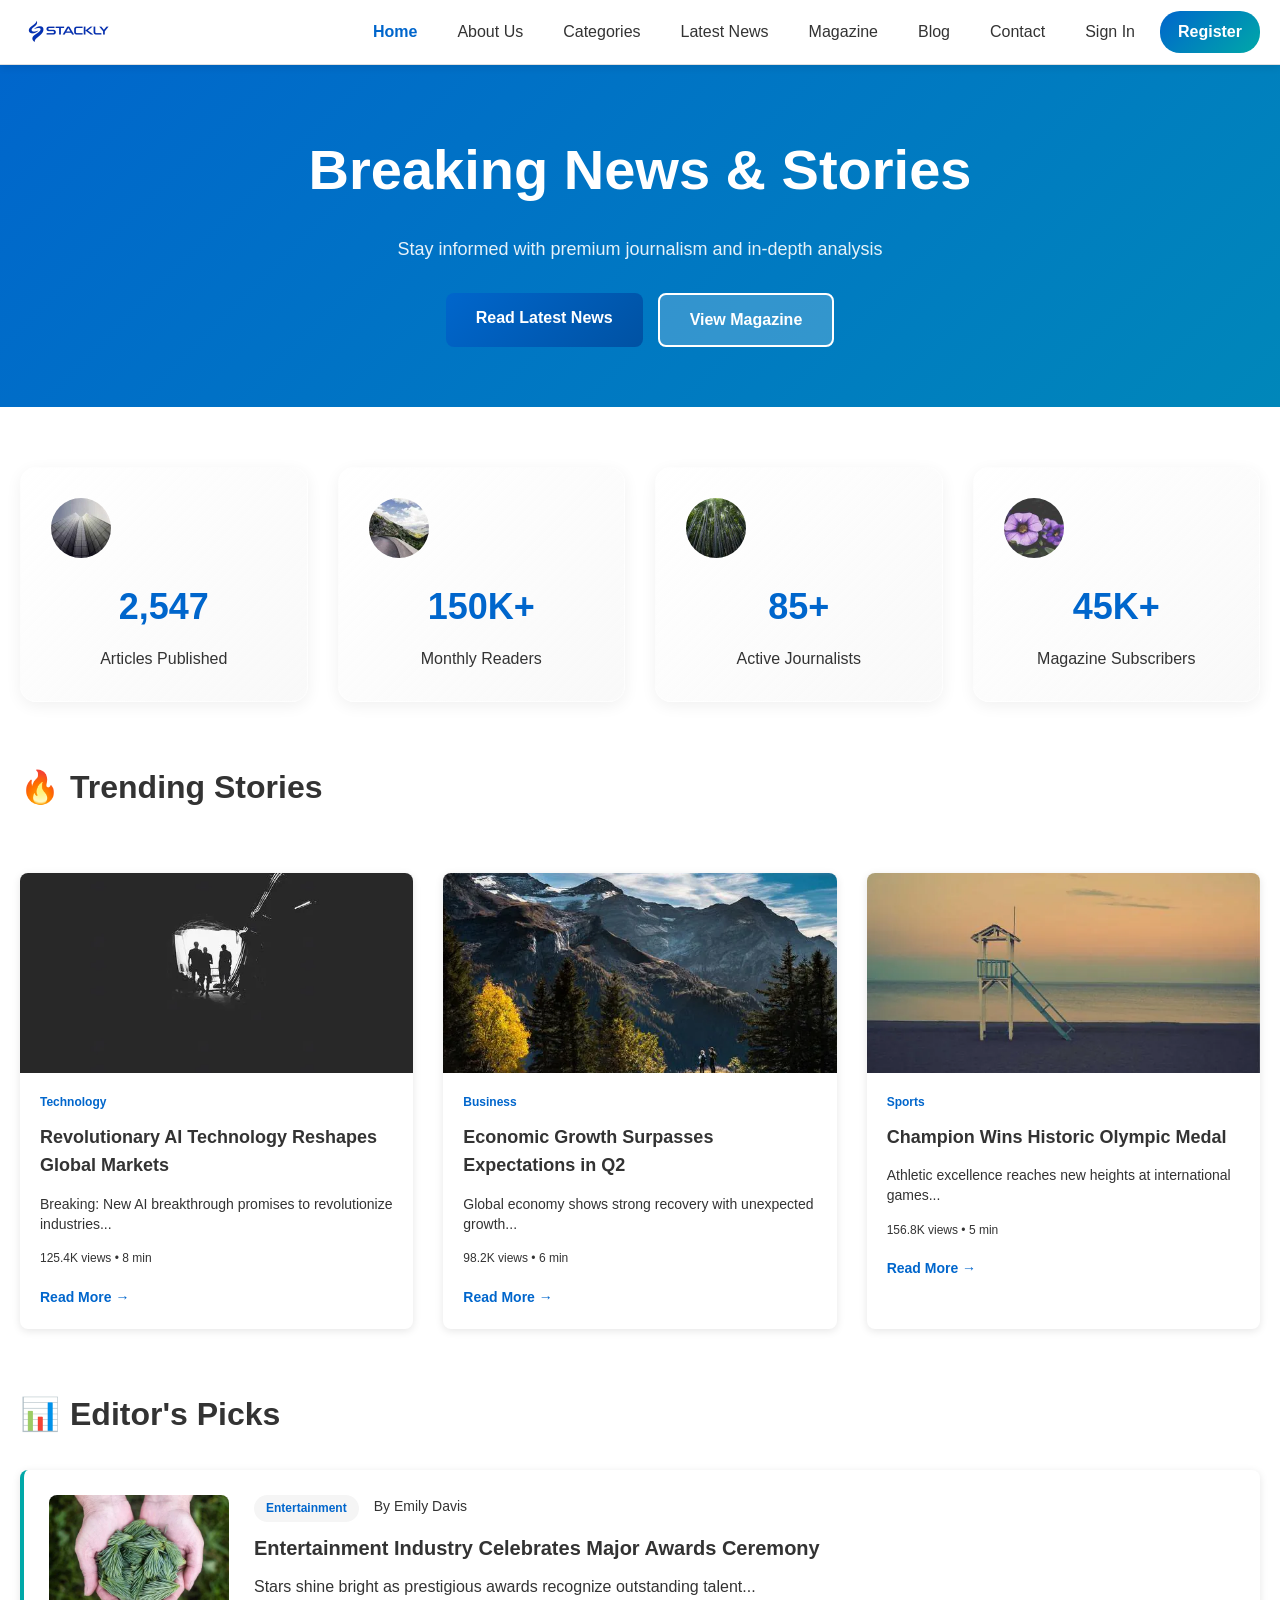
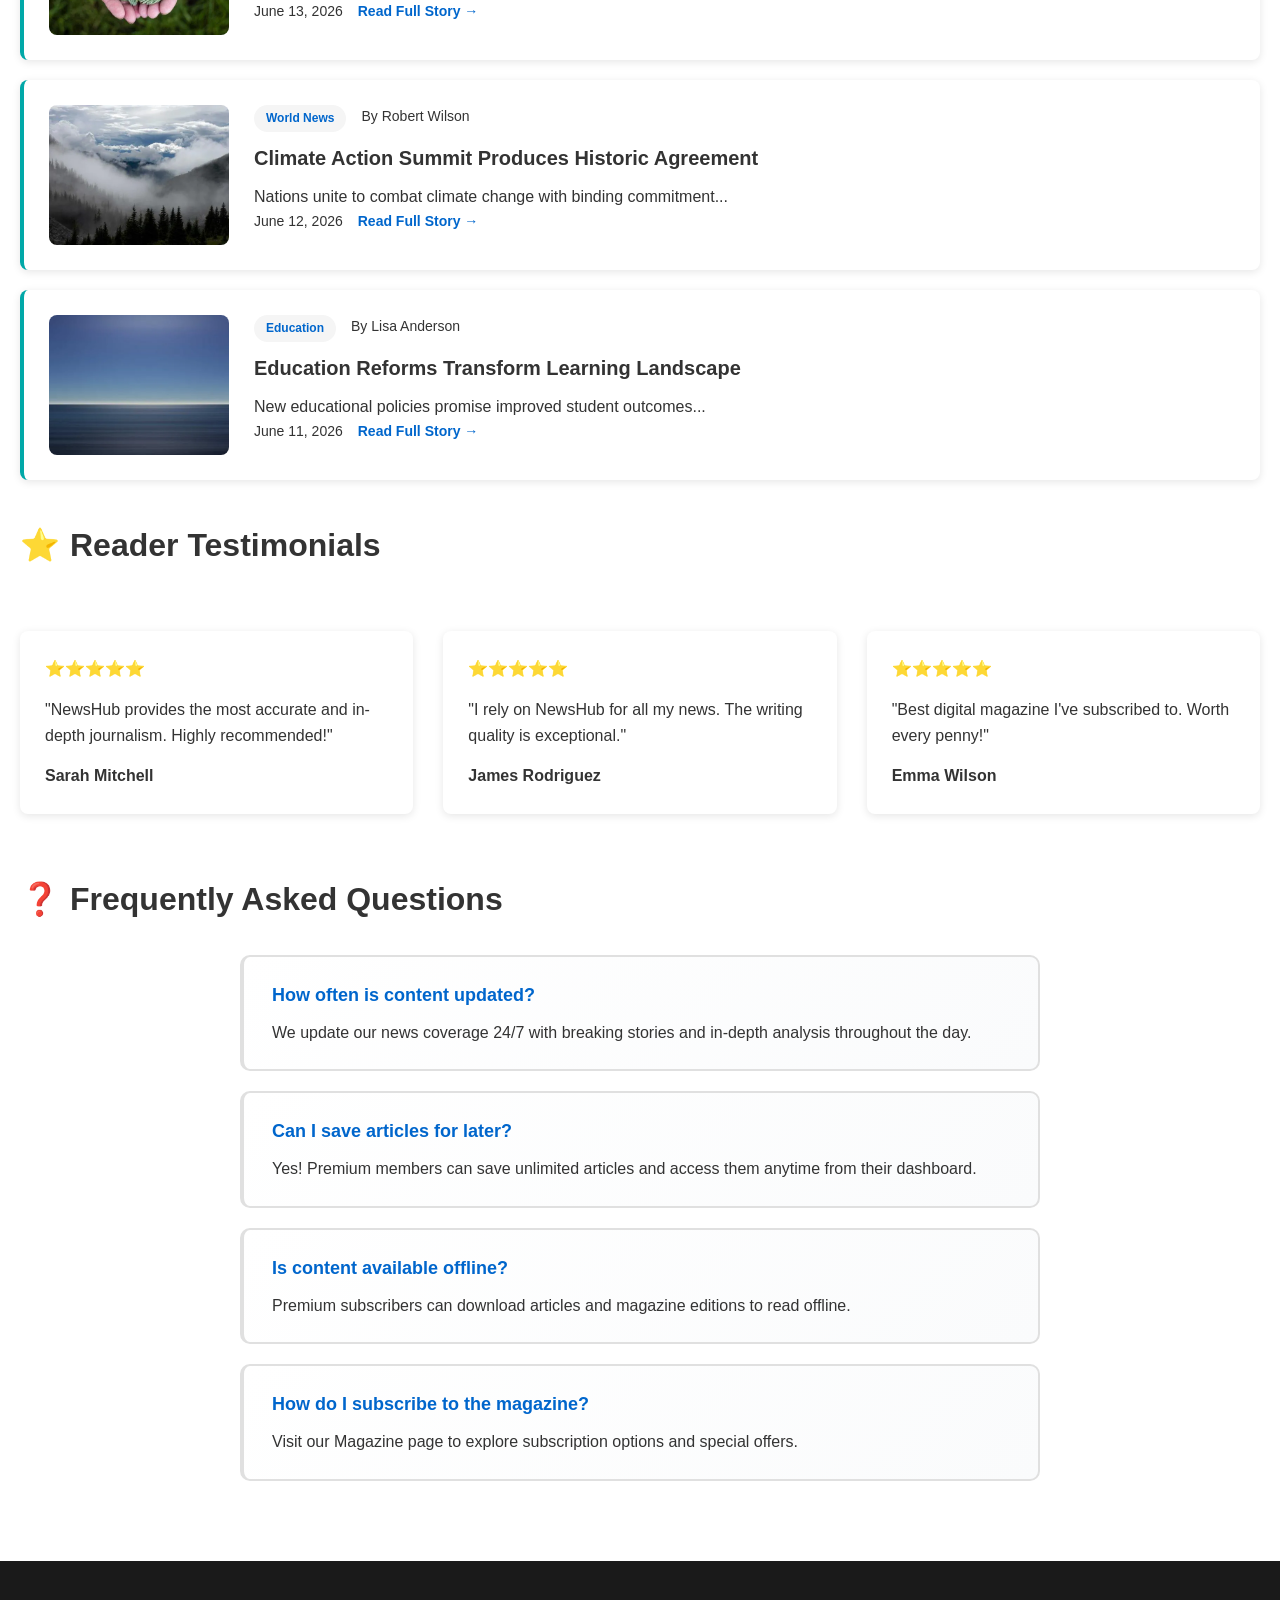
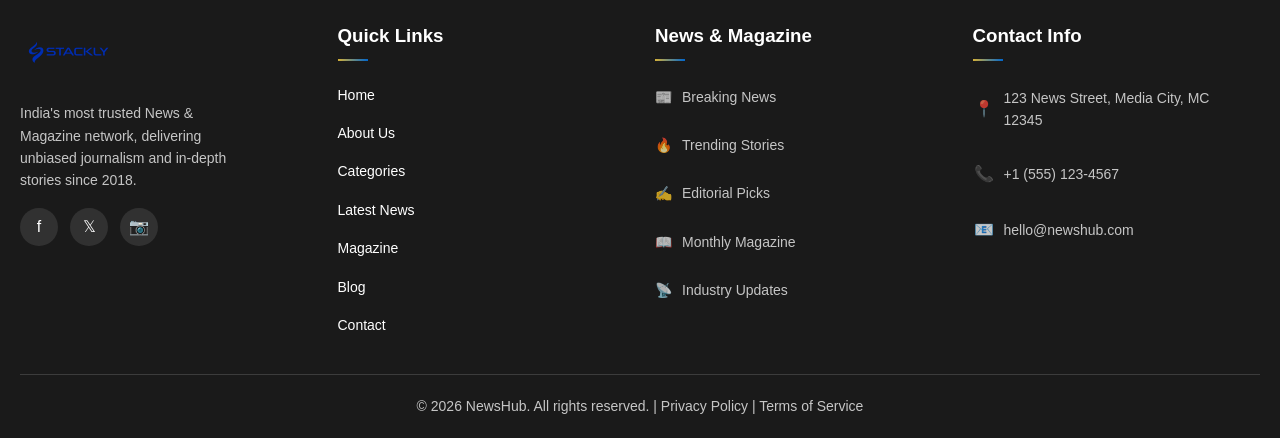
<file: index.html>
﻿<!DOCTYPE html>
<html lang="en">
<head>
    <meta charset="UTF-8">
    <meta name="viewport" content="width=device-width, initial-scale=1.0">
    <title>NewsHub - Premium News & Magazine</title>
    <link rel="stylesheet" href="styles.css">
</head>
<body>
    <nav>
        <div class="nav-container">
            <a class="logo" href="index.html"><img src="stackly-logo.webp" alt="NewsHub" style="height:64px;width:auto;vertical-align:middle;"></a>

            <div class="nav-menu" id="navMenu">
                <a href="index.html" class="current">Home</a>
                <a href="about.html">About Us</a>
                <a href="categories.html">Categories</a>
                <a href="latest.html">Latest News</a>
                <a href="magazine.html">Magazine</a>
                <a href="blog.html">Blog</a>
                <a href="contact.html">Contact</a>
                <a href="signin.html">Sign In</a>
                <a href="register.html" class="nav-register">Register</a>
            </div>

            <button class="hamburger" id="hamburger" onclick="toggleMenu()">
                <span></span>
                <span></span>
                <span></span>
            </button>
        </div>
    </nav>

    <main id="content">
        <div class="hero">
            <div class="container">
                <h1>Breaking News & Stories</h1>
                <p>Stay informed with premium journalism and in-depth analysis</p>
                <div class="hero-buttons">
                    <a class="btn btn-primary" href="404.html">Read Latest News</a>
                    <a class="btn btn-secondary" href="404.html">View Magazine</a>
                </div>
            </div>
        </div>

        <div class="container">
            <div class="grid-4">
                <div class="stat-card fade-in-up">
                    <img src="avatar-1.webp" style="width:60px; height:60px; border-radius:50%; margin-bottom:10px;" alt="Articles Published" loading="lazy" decoding="async" width="60" height="60">
                    <div class="value">2,547</div>
                    <div>Articles Published</div>
                </div>
                <div class="stat-card fade-in-up">
                    <img src="avatar-2.webp" style="width:60px; height:60px; border-radius:50%; margin-bottom:10px;" alt="Monthly Readers" loading="lazy" decoding="async" width="60" height="60">
                    <div class="value">150K+</div>
                    <div>Monthly Readers</div>
                </div>
                <div class="stat-card fade-in-up">
                    <img src="avatar-3.webp" style="width:60px; height:60px; border-radius:50%; margin-bottom:10px;" alt="Active Journalists" loading="lazy" decoding="async" width="60" height="60">
                    <div class="value">85+</div>
                    <div>Active Journalists</div>
                </div>
                <div class="stat-card fade-in-up">
                    <img src="avatar-4.webp" style="width:60px; height:60px; border-radius:50%; margin-bottom:10px;" alt="Magazine Subscribers" loading="lazy" decoding="async" width="60" height="60">
                    <div class="value">45K+</div>
                    <div>Magazine Subscribers</div>
                </div>
            </div>

            <h2><span class="section-icon">🔥</span>Trending Stories</h2>
            <div class="grid-3">
                <div class="article-card">
                    <img src="article-1.webp" style="width:100%; height:200px; object-fit:cover;" alt="Revolutionary AI Technology Reshapes Global Markets" loading="lazy" decoding="async" width="600" height="200">
                    <div class="article-card-content">
                        <div class="article-card-category">Technology</div>
                        <h3>Revolutionary AI Technology Reshapes Global Markets</h3>
                        <p>Breaking: New AI breakthrough promises to revolutionize industries...</p>
                        <div style="font-size: 12px; color: var(--darkGray); margin-bottom: 15px;">
                            <span>125.4K views</span> • <span>8 min</span>
                        </div>
                        <a class="read-more" href="404.html">Read More →</a>
                    </div>
                </div>

                <div class="article-card">
                    <img src="article-2.webp" style="width:100%; height:200px; object-fit:cover;" alt="Economic Growth Surpasses Expectations in Q2" loading="lazy" decoding="async" width="600" height="200">
                    <div class="article-card-content">
                        <div class="article-card-category">Business</div>
                        <h3>Economic Growth Surpasses Expectations in Q2</h3>
                        <p>Global economy shows strong recovery with unexpected growth...</p>
                        <div style="font-size: 12px; color: var(--darkGray); margin-bottom: 15px;">
                            <span>98.2K views</span> • <span>6 min</span>
                        </div>
                        <a class="read-more" href="404.html">Read More →</a>
                    </div>
                </div>

                <div class="article-card">
                    <img src="article-3.webp" style="width:100%; height:200px; object-fit:cover;" alt="Champion Wins Historic Olympic Medal" loading="lazy" decoding="async" width="600" height="200">
                    <div class="article-card-content">
                        <div class="article-card-category">Sports</div>
                        <h3>Champion Wins Historic Olympic Medal</h3>
                        <p>Athletic excellence reaches new heights at international games...</p>
                        <div style="font-size: 12px; color: var(--darkGray); margin-bottom: 15px;">
                            <span>156.8K views</span> • <span>5 min</span>
                        </div>
                        <a class="read-more" href="404.html">Read More →</a>
                    </div>
                </div>
            </div>

            <h2><span class="section-icon">📊</span>Editor's Picks</h2>
            <div class="news-item">
                <img src="article-4.webp" style="width:180px; height:140px; border-radius:8px; object-fit:cover; flex-shrink:0;" alt="Entertainment Industry Celebrates Major Awards Ceremony" loading="lazy" decoding="async" width="180" height="140">
                <div class="news-content">
                    <div class="news-meta">
                        <span class="category-badge">Entertainment</span>
                        <span>By Emily Davis</span>
                    </div>
                    <h3>Entertainment Industry Celebrates Major Awards Ceremony</h3>
                    <p>Stars shine bright as prestigious awards recognize outstanding talent...</p>
                    <div class="news-meta">
                        <span>June 13, 2026</span>
                        <a class="read-more" href="404.html">Read Full Story →</a>
                    </div>
                </div>
            </div>

            <div class="news-item">
                <img src="article-5.webp" style="width:180px; height:140px; border-radius:8px; object-fit:cover; flex-shrink:0;" alt="Climate Action Summit Produces Historic Agreement" loading="lazy" decoding="async" width="180" height="140">
                <div class="news-content">
                    <div class="news-meta">
                        <span class="category-badge">World News</span>
                        <span>By Robert Wilson</span>
                    </div>
                    <h3>Climate Action Summit Produces Historic Agreement</h3>
                    <p>Nations unite to combat climate change with binding commitment...</p>
                    <div class="news-meta">
                        <span>June 12, 2026</span>
                        <a class="read-more" href="404.html">Read Full Story →</a>
                    </div>
                </div>
            </div>

            <div class="news-item">
                <img src="article-6.webp" style="width:180px; height:140px; border-radius:8px; object-fit:cover; flex-shrink:0;" alt="Education Reforms Transform Learning Landscape" loading="lazy" decoding="async" width="180" height="140">
                <div class="news-content">
                    <div class="news-meta">
                        <span class="category-badge">Education</span>
                        <span>By Lisa Anderson</span>
                    </div>
                    <h3>Education Reforms Transform Learning Landscape</h3>
                    <p>New educational policies promise improved student outcomes...</p>
                    <div class="news-meta">
                        <span>June 11, 2026</span>
                        <a class="read-more" href="404.html">Read Full Story →</a>
                    </div>
                </div>
            </div>

            <h2><span class="section-icon">⭐</span>Reader Testimonials</h2>
            <div class="grid-3">
                <div class="testimonial-card">
                    <div class="stars">⭐⭐⭐⭐⭐</div>
                    <p>"NewsHub provides the most accurate and in-depth journalism. Highly recommended!"</p>
                    <p style="font-weight: bold; margin-top: 15px;">Sarah Mitchell</p>
                </div>
                <div class="testimonial-card">
                    <div class="stars">⭐⭐⭐⭐⭐</div>
                    <p>"I rely on NewsHub for all my news. The writing quality is exceptional."</p>
                    <p style="font-weight: bold; margin-top: 15px;">James Rodriguez</p>
                </div>
                <div class="testimonial-card">
                    <div class="stars">⭐⭐⭐⭐⭐</div>
                    <p>"Best digital magazine I've subscribed to. Worth every penny!"</p>
                    <p style="font-weight: bold; margin-top: 15px;">Emma Wilson</p>
                </div>
            </div>

            <h2><span class="section-icon">❓</span>Frequently Asked Questions</h2>
            <div style="max-width: 800px; margin: 0 auto;">
                <div class="faq-card fade-in-up">
                    <p class="faq-question">How often is content updated?</p>
                    <p>We update our news coverage 24/7 with breaking stories and in-depth analysis throughout the day.</p>
                </div>
                <div class="faq-card fade-in-up">
                    <p class="faq-question">Can I save articles for later?</p>
                    <p>Yes! Premium members can save unlimited articles and access them anytime from their dashboard.</p>
                </div>
                <div class="faq-card fade-in-up">
                    <p class="faq-question">Is content available offline?</p>
                    <p>Premium subscribers can download articles and magazine editions to read offline.</p>
                </div>
                <div class="faq-card fade-in-up">
                    <p class="faq-question">How do I subscribe to the magazine?</p>
                    <p>Visit our Magazine page to explore subscription options and special offers.</p>
                </div>
            </div>
        </div>
    </main>

        <footer>
        <div class="footer-grid">
            <div>
                <a class="logo" href="index.html"><img src="stackly-logo.webp" alt="NewsHub" style="height:64px;width:auto;vertical-align:middle;"></a>
                <p style="margin-top: 10px; font-size: 14px; opacity: 0.75; max-width: 220px; line-height: 1.6;">India's most trusted News &amp; Magazine network, delivering unbiased journalism and in-depth stories since 2018.</p>
                <div style="display: flex; gap: 12px; margin-top: 16px;">
                    <a href="404.html" class="footer-social-icon" style="width: 38px; height: 38px; border-radius: 50%; background: rgba(255,255,255,0.1); display: flex; align-items: center; justify-content: center; color: white; text-decoration: none; font-size: 16px; transition: background 0.3s;" onmouseover="this.style.background='#1877F2'" onmouseout="this.style.background='rgba(255,255,255,0.1)'">&#x66;</a>
                    <a href="404.html" class="footer-social-icon" style="width: 38px; height: 38px; border-radius: 50%; background: rgba(255,255,255,0.1); display: flex; align-items: center; justify-content: center; color: white; text-decoration: none; font-size: 16px; transition: background 0.3s;" onmouseover="this.style.background='#000'" onmouseout="this.style.background='rgba(255,255,255,0.1)'">&#x1D54F;</a>
                    <a href="404.html" class="footer-social-icon" style="width: 38px; height: 38px; border-radius: 50%; background: rgba(255,255,255,0.1); display: flex; align-items: center; justify-content: center; color: white; text-decoration: none; font-size: 16px; transition: background 0.3s;" onmouseover="this.style.background='#E1306C'" onmouseout="this.style.background='rgba(255,255,255,0.1)'">&#x1F4F7;</a>
                    <!-- <a href="404.html" target="_blank" rel="noopener" class="footer-social-icon" style="width: 38px; height: 38px; border-radius: 50%; background: rgba(255,255,255,0.1); display: flex; align-items: center; justify-content: center; color: white; text-decoration: none; font-size: 16px; transition: background 0.3s;" onmouseover="this.style.background='#0A66C2'" onmouseout="this.style.background='rgba(255,255,255,0.1)'">&#x1F4BC;</a> -->
                </div>
            </div>
            <div class="footer-section">
                <h3>Quick Links</h3>
                <a class="footer-link" href="index.html"><span>Home</span><i class="link-arrow">→</i></a>
                <a class="footer-link" href="about.html"><span>About Us</span><i class="link-arrow">→</i></a>
                <a class="footer-link" href="categories.html"><span>Categories</span><i class="link-arrow">→</i></a>
                <a class="footer-link" href="latest.html"><span>Latest News</span><i class="link-arrow">→</i></a>
                <a class="footer-link" href="magazine.html"><span>Magazine</span><i class="link-arrow">→</i></a>
                <a class="footer-link" href="blog.html"><span>Blog</span><i class="link-arrow">→</i></a>
                <a class="footer-link" href="contact.html"><span>Contact</span><i class="link-arrow">→</i></a>
            </div>
            <div class="footer-section">
                <h3>News &amp; Magazine</h3>
                <div class="newsroom-link"><span class="newsroom-icon">📰</span><span>Breaking News</span></div>
                <div class="newsroom-link"><span class="newsroom-icon">🔥</span><span>Trending Stories</span></div>
                <div class="newsroom-link"><span class="newsroom-icon">✍️</span><span>Editorial Picks</span></div>
                <div class="newsroom-link"><span class="newsroom-icon">📖</span><span>Monthly Magazine</span></div>
                <div class="newsroom-link"><span class="newsroom-icon">📡</span><span>Industry Updates</span></div>
            </div>
            <div class="footer-section">
                <h3>Contact Info</h3>
                <div class="contact-item"><span class="contact-icon">📍</span><span>123 News Street, Media City, MC 12345</span></div>
                <div class="contact-item"><span class="contact-icon">📞</span><span>+1 (555) 123-4567</span></div>
                <div class="contact-item"><span class="contact-icon">📧</span><span>hello@newshub.com</span></div>
            </div>
        </div>
        <div class="footer-bottom">
            <p>&copy; 2026 NewsHub. All rights reserved. | Privacy Policy | Terms of Service</p>
        </div>
    </footer>

    <script src="auth.js"></script>
    <script src="script.js"></script>
</body>
</html>
</file>
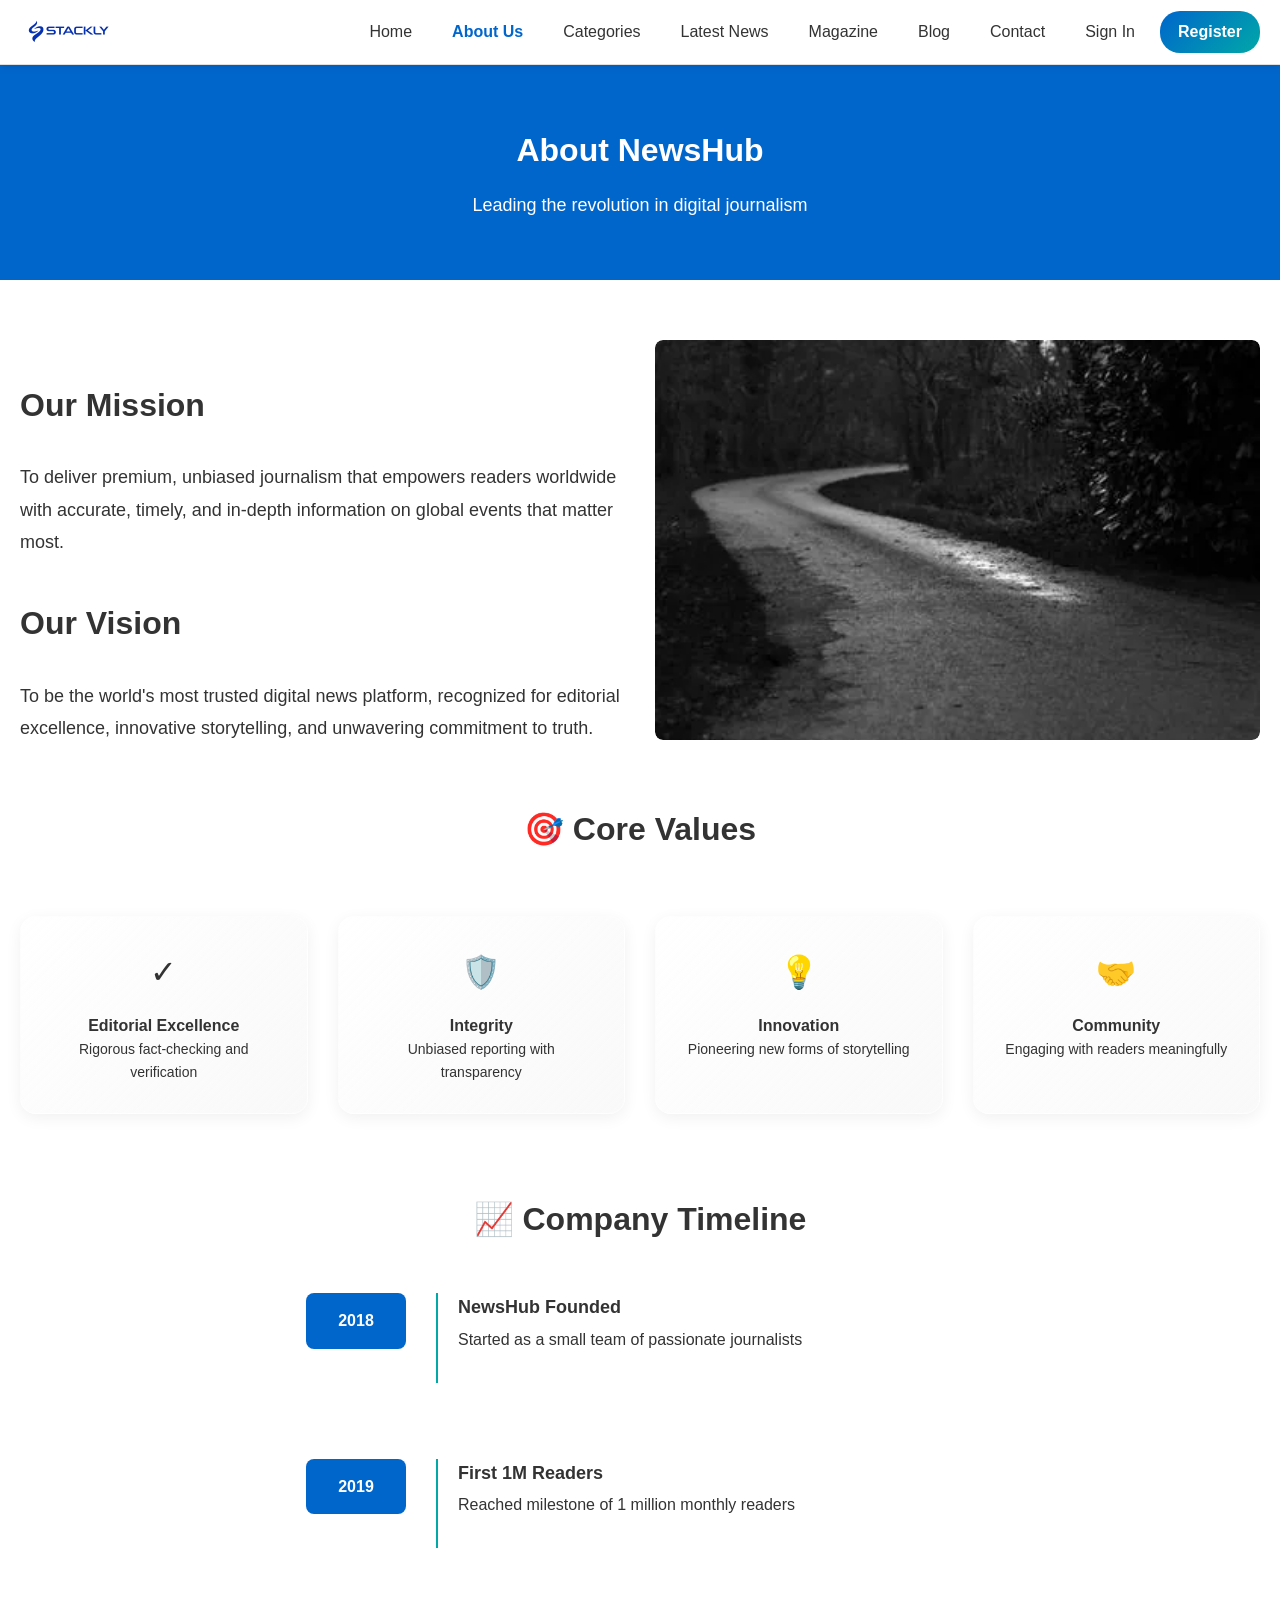
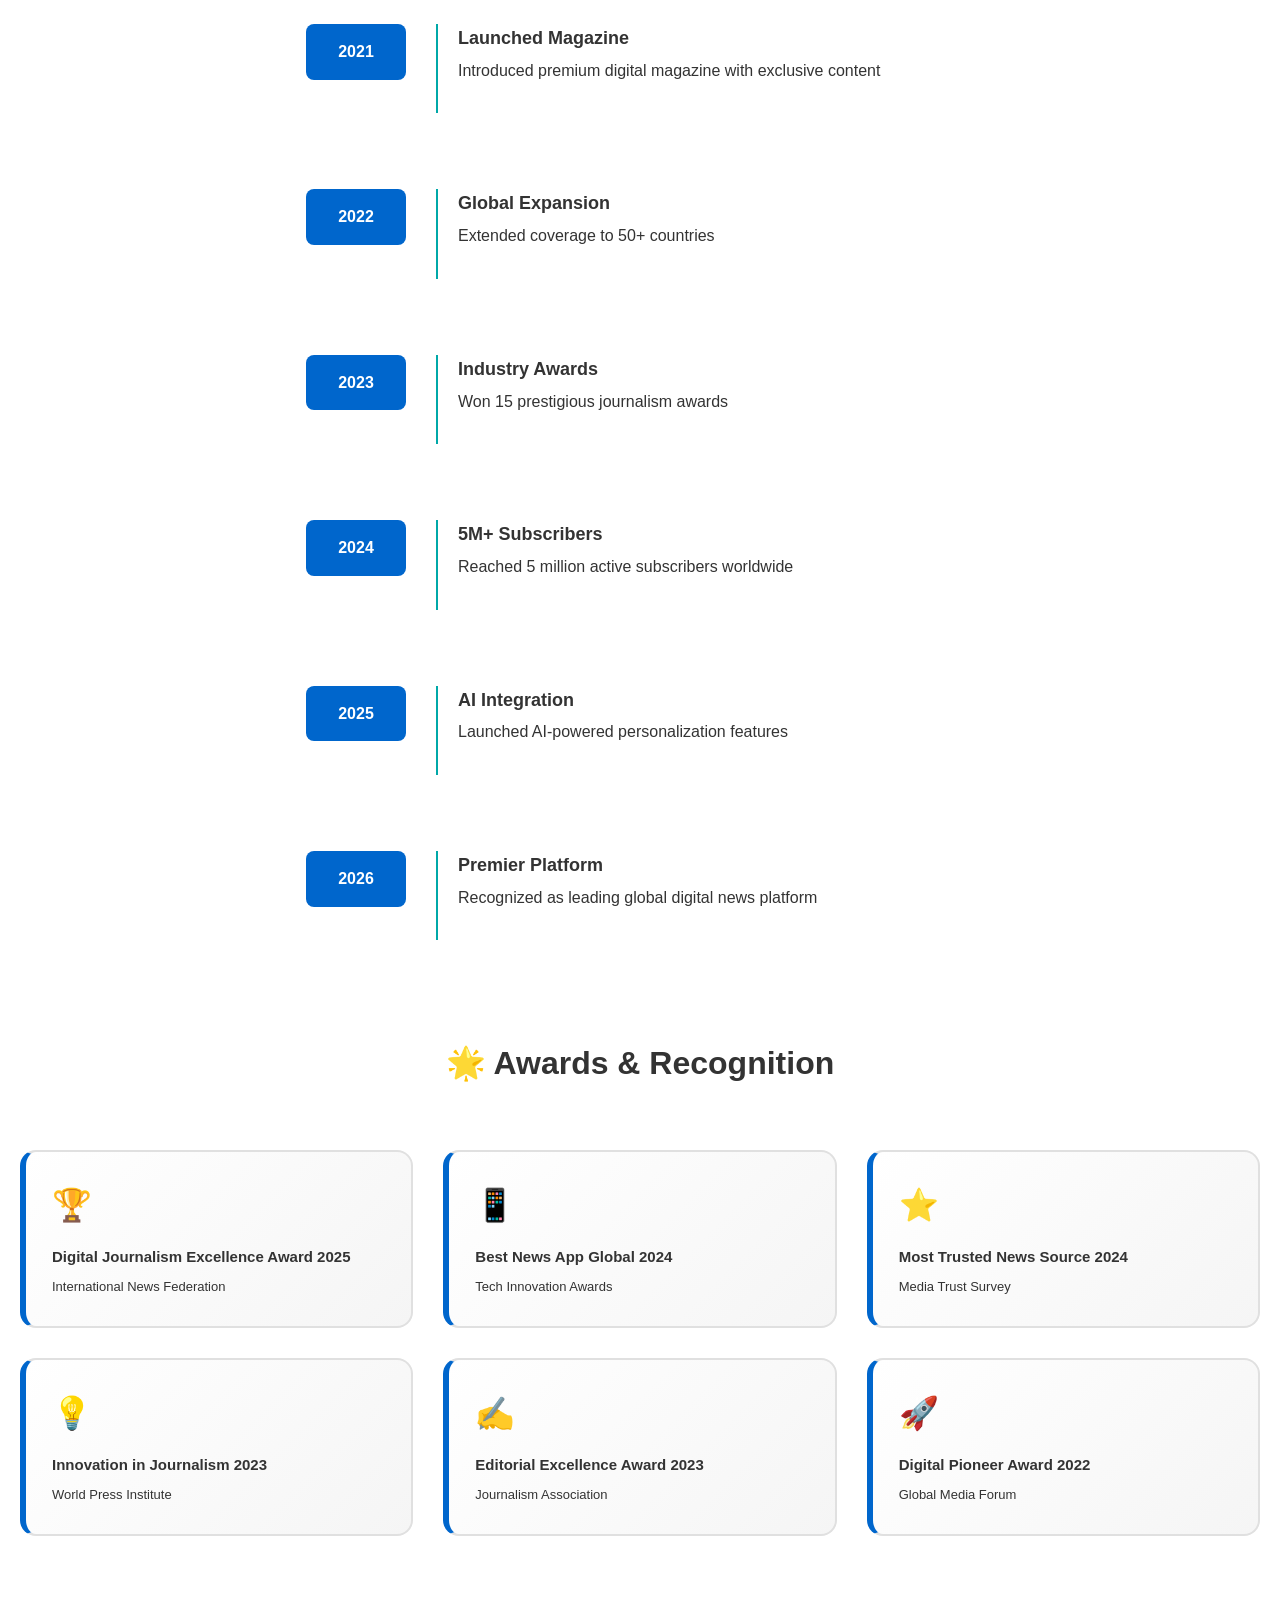
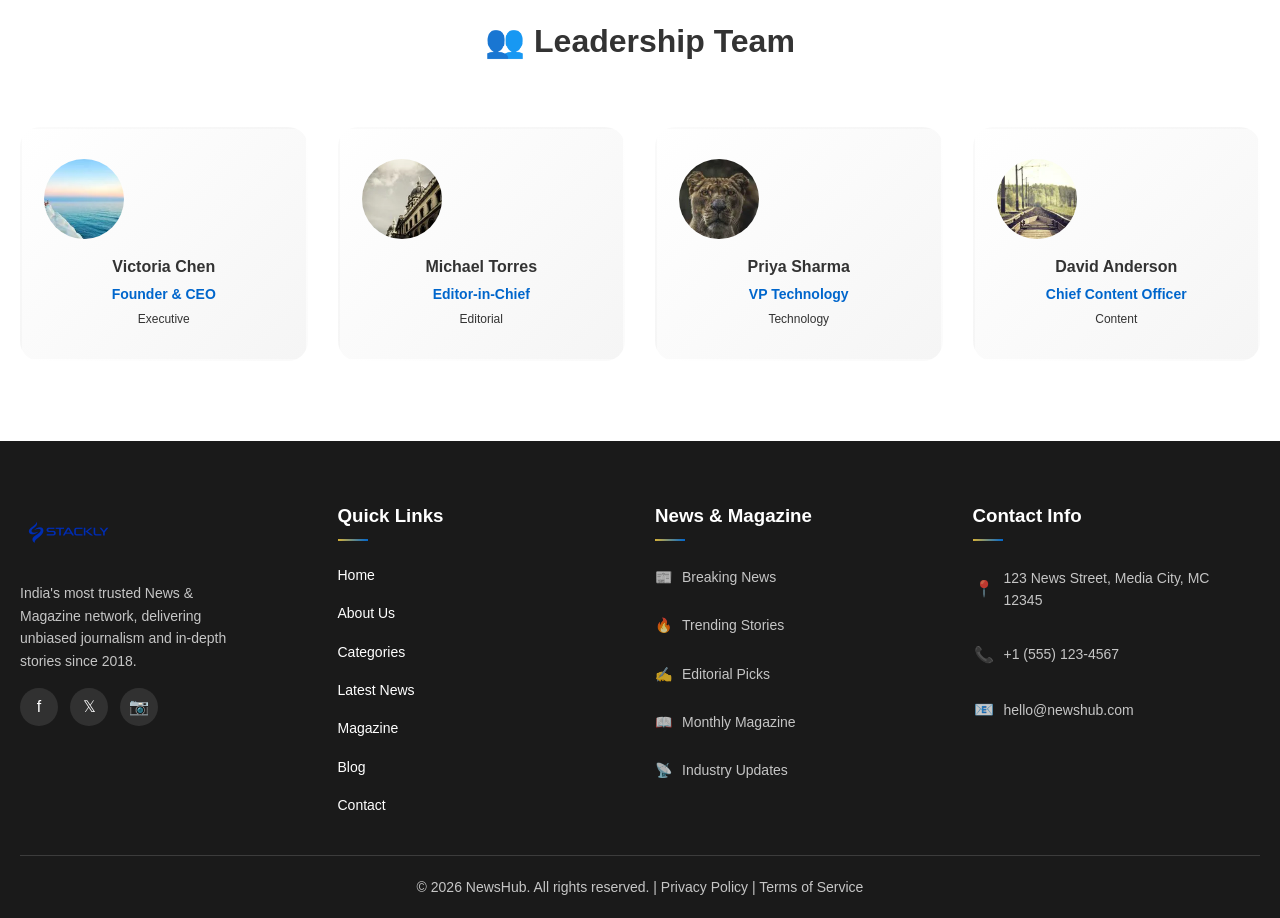
<file: about.html>
﻿<!DOCTYPE html>
<html lang="en">
<head>
    <meta charset="UTF-8">
    <meta name="viewport" content="width=device-width, initial-scale=1.0">
    <title>About Us - NewsHub</title>
    <link rel="stylesheet" href="styles.css">
</head>
<body>
    <nav>
        <div class="nav-container">
            <a class="logo" href="index.html"><img src="stackly-logo.webp" alt="NewsHub" style="height:64px;width:auto;vertical-align:middle;"></a>

            <div class="nav-menu" id="navMenu">
                <a href="index.html">Home</a>
                <a href="about.html" class="current">About Us</a>
                <a href="categories.html">Categories</a>
                <a href="latest.html">Latest News</a>
                <a href="magazine.html">Magazine</a>
                <a href="blog.html">Blog</a>
                <a href="contact.html">Contact</a>
                <a href="signin.html">Sign In</a>
                <a href="register.html" class="nav-register">Register</a>
            </div>

            <button class="hamburger" id="hamburger" onclick="toggleMenu()">
                <span></span>
                <span></span>
                <span></span>
            </button>
        </div>
    </nav>

    <main id="content">
        <div style="background-color: var(--primary); color: white; padding: 60px 20px; text-align: center;">
            <div class="container">
                <h1>About NewsHub</h1>
                <p style="font-size: 18px; margin-top: 15px;">Leading the revolution in digital journalism</p>
            </div>
        </div>

        <div class="container">
            <div class="grid-2">
                <div>
                    <h2>Our Mission</h2>
                    <p style="font-size: 18px; line-height: 1.8;">To deliver premium, unbiased journalism that empowers readers worldwide with accurate, timely, and in-depth information on global events that matter most.</p>

                    <h2 style="margin-top: 40px;">Our Vision</h2>
                    <p style="font-size: 18px; line-height: 1.8;">To be the world's most trusted digital news platform, recognized for editorial excellence, innovative storytelling, and unwavering commitment to truth.</p>
                </div>
                <div style="background-color: var(--lightGray); height: 400px; border-radius: 8px; display: flex; align-items: center; justify-content: center; overflow: hidden;">
                    <img src="about-hero.webp" style="width:100%; height:100%; object-fit:cover;" alt="NewsHub team" loading="lazy" decoding="async" width="400" height="400">
                </div>
            </div>

            <h2 style="text-align: center;">🎯 Core Values</h2>
            <div class="grid-4">
                <div class="stat-card">
                    <div style="font-size: 32px; margin-bottom: 15px;">✓</div>
                    <p style="font-weight: bold;">Editorial Excellence</p>
                    <p style="font-size: 14px; color: var(--darkGray);">Rigorous fact-checking and verification</p>
                </div>
                <div class="stat-card">
                    <div style="font-size: 32px; margin-bottom: 15px;">🛡️</div>
                    <p style="font-weight: bold;">Integrity</p>
                    <p style="font-size: 14px; color: var(--darkGray);">Unbiased reporting with transparency</p>
                </div>
                <div class="stat-card">
                    <div style="font-size: 32px; margin-bottom: 15px;">💡</div>
                    <p style="font-weight: bold;">Innovation</p>
                    <p style="font-size: 14px; color: var(--darkGray);">Pioneering new forms of storytelling</p>
                </div>
                <div class="stat-card">
                    <div style="font-size: 32px; margin-bottom: 15px;">🤝</div>
                    <p style="font-weight: bold;">Community</p>
                    <p style="font-size: 14px; color: var(--darkGray);">Engaging with readers meaningfully</p>
                </div>
            </div>

            <h2 style="text-align: center; margin-top: 80px;">📈 Company Timeline</h2>
            <div style="max-width: 700px; margin: 0 auto;">
                <div class="timeline-item">
                    <div class="timeline-year">2018</div>
                    <div class="timeline-content">
                        <h3>NewsHub Founded</h3>
                        <p>Started as a small team of passionate journalists</p>
                    </div>
                </div>

                <div class="timeline-item">
                    <div class="timeline-year">2019</div>
                    <div class="timeline-content">
                        <h3>First 1M Readers</h3>
                        <p>Reached milestone of 1 million monthly readers</p>
                    </div>
                </div>

                <div class="timeline-item">
                    <div class="timeline-year">2021</div>
                    <div class="timeline-content">
                        <h3>Launched Magazine</h3>
                        <p>Introduced premium digital magazine with exclusive content</p>
                    </div>
                </div>

                <div class="timeline-item">
                    <div class="timeline-year">2022</div>
                    <div class="timeline-content">
                        <h3>Global Expansion</h3>
                        <p>Extended coverage to 50+ countries</p>
                    </div>
                </div>

                <div class="timeline-item">
                    <div class="timeline-year">2023</div>
                    <div class="timeline-content">
                        <h3>Industry Awards</h3>
                        <p>Won 15 prestigious journalism awards</p>
                    </div>
                </div>

                <div class="timeline-item">
                    <div class="timeline-year">2024</div>
                    <div class="timeline-content">
                        <h3>5M+ Subscribers</h3>
                        <p>Reached 5 million active subscribers worldwide</p>
                    </div>
                </div>

                <div class="timeline-item">
                    <div class="timeline-year">2025</div>
                    <div class="timeline-content">
                        <h3>AI Integration</h3>
                        <p>Launched AI-powered personalization features</p>
                    </div>
                </div>

                <div class="timeline-item">
                    <div class="timeline-year">2026</div>
                    <div class="timeline-content">
                        <h3>Premier Platform</h3>
                        <p>Recognized as leading global digital news platform</p>
                    </div>
                </div>
            </div>

            <h2 style="text-align: center; margin-top: 80px;">🌟 Awards & Recognition</h2>
            <div class="grid-3">
                <div class="award-card">
                    <span class="award-icon">🏆</span>
                    <p class="award-title">Digital Journalism Excellence Award 2025</p>
                    <p class="award-org">International News Federation</p>
                </div>

                <div class="award-card">
                    <span class="award-icon">📱</span>
                    <p class="award-title">Best News App Global 2024</p>
                    <p class="award-org">Tech Innovation Awards</p>
                </div>

                <div class="award-card">
                    <span class="award-icon">⭐</span>
                    <p class="award-title">Most Trusted News Source 2024</p>
                    <p class="award-org">Media Trust Survey</p>
                </div>

                <div class="award-card">
                    <span class="award-icon">💡</span>
                    <p class="award-title">Innovation in Journalism 2023</p>
                    <p class="award-org">World Press Institute</p>
                </div>

                <div class="award-card">
                    <span class="award-icon">✍️</span>
                    <p class="award-title">Editorial Excellence Award 2023</p>
                    <p class="award-org">Journalism Association</p>
                </div>

                <div class="award-card">
                    <span class="award-icon">🚀</span>
                    <p class="award-title">Digital Pioneer Award 2022</p>
                    <p class="award-org">Global Media Forum</p>
                </div>
            </div>

            <h2 style="text-align: center; margin-top: 80px;">👥 Leadership Team</h2>
            <div class="grid-4">
                <div class="team-card">
                    <img src="team-1.webp" style="width:80px; height:80px; border-radius:50%; margin-bottom:15px; object-fit:cover;" alt="Victoria Chen" loading="lazy" decoding="async" width="80" height="80">
                    <p class="team-name">Victoria Chen</p>
                    <p class="team-role">Founder & CEO</p>
                    <p class="team-dept">Executive</p>
                </div>

                <div class="team-card">
                    <img src="team-2.webp" style="width:80px; height:80px; border-radius:50%; margin-bottom:15px; object-fit:cover;" alt="Michael Torres" loading="lazy" decoding="async" width="80" height="80">
                    <p class="team-name">Michael Torres</p>
                    <p class="team-role">Editor-in-Chief</p>
                    <p class="team-dept">Editorial</p>
                </div>

                <div class="team-card">
                    <img src="team-3.webp" style="width:80px; height:80px; border-radius:50%; margin-bottom:15px; object-fit:cover;" alt="Priya Sharma" loading="lazy" decoding="async" width="80" height="80">
                    <p class="team-name">Priya Sharma</p>
                    <p class="team-role">VP Technology</p>
                    <p class="team-dept">Technology</p>
                </div>

                <div class="team-card">
                    <img src="team-4.webp" style="width:80px; height:80px; border-radius:50%; margin-bottom:15px; object-fit:cover;" alt="David Anderson" loading="lazy" decoding="async" width="80" height="80">
                    <p class="team-name">David Anderson</p>
                    <p class="team-role">Chief Content Officer</p>
                    <p class="team-dept">Content</p>
                </div>
            </div>
        </div>
    </main>

        <footer>
        <div class="footer-grid">
            <div>
                <a class="logo" href="index.html"><img src="stackly-logo.webp" alt="NewsHub" style="height:64px;width:auto;vertical-align:middle;"></a>
                <p style="margin-top: 10px; font-size: 14px; opacity: 0.75; max-width: 220px; line-height: 1.6;">India's most trusted News &amp; Magazine network, delivering unbiased journalism and in-depth stories since 2018.</p>
                <div style="display: flex; gap: 12px; margin-top: 16px;">
                    <a href="404.html" target="_blank" rel="noopener" class="footer-social-icon" style="width: 38px; height: 38px; border-radius: 50%; background: rgba(255,255,255,0.1); display: flex; align-items: center; justify-content: center; color: white; text-decoration: none; font-size: 16px; transition: background 0.3s;" onmouseover="this.style.background='#1877F2'" onmouseout="this.style.background='rgba(255,255,255,0.1)'">&#x66;</a>
                    <a href="404.html" target="_blank" rel="noopener" class="footer-social-icon" style="width: 38px; height: 38px; border-radius: 50%; background: rgba(255,255,255,0.1); display: flex; align-items: center; justify-content: center; color: white; text-decoration: none; font-size: 16px; transition: background 0.3s;" onmouseover="this.style.background='#000'" onmouseout="this.style.background='rgba(255,255,255,0.1)'">&#x1D54F;</a>
                    <a href="404.html" target="_blank" rel="noopener" class="footer-social-icon" style="width: 38px; height: 38px; border-radius: 50%; background: rgba(255,255,255,0.1); display: flex; align-items: center; justify-content: center; color: white; text-decoration: none; font-size: 16px; transition: background 0.3s;" onmouseover="this.style.background='#E1306C'" onmouseout="this.style.background='rgba(255,255,255,0.1)'">&#x1F4F7;</a>
                   <!-- <a href="https://www.linkedin.com/company/newshub" target="_blank" rel="noopener" class="footer-social-icon" style="width: 38px; height: 38px; border-radius: 50%; background: rgba(255,255,255,0.1); display: flex; align-items: center; justify-content: center; color: white; text-decoration: none; font-size: 16px; transition: background 0.3s;" onmouseover="this.style.background='#0A66C2'" onmouseout="this.style.background='rgba(255,255,255,0.1)'">&#x1F4BC;</a> -->
                </div>
            </div>
            <div class="footer-section">
                <h3>Quick Links</h3>
                <a class="footer-link" href="index.html"><span>Home</span><i class="link-arrow">→</i></a>
                <a class="footer-link" href="about.html"><span>About Us</span><i class="link-arrow">→</i></a>
                <a class="footer-link" href="categories.html"><span>Categories</span><i class="link-arrow">→</i></a>
                <a class="footer-link" href="latest.html"><span>Latest News</span><i class="link-arrow">→</i></a>
                <a class="footer-link" href="magazine.html"><span>Magazine</span><i class="link-arrow">→</i></a>
                <a class="footer-link" href="blog.html"><span>Blog</span><i class="link-arrow">→</i></a>
                <a class="footer-link" href="contact.html"><span>Contact</span><i class="link-arrow">→</i></a>
            </div>
            <div class="footer-section">
                <h3>News &amp; Magazine</h3>
                <div class="newsroom-link"><span class="newsroom-icon">📰</span><span>Breaking News</span></div>
                <div class="newsroom-link"><span class="newsroom-icon">🔥</span><span>Trending Stories</span></div>
                <div class="newsroom-link"><span class="newsroom-icon">✍️</span><span>Editorial Picks</span></div>
                <div class="newsroom-link"><span class="newsroom-icon">📖</span><span>Monthly Magazine</span></div>
                <div class="newsroom-link"><span class="newsroom-icon">📡</span><span>Industry Updates</span></div>
            </div>
            <div class="footer-section">
                <h3>Contact Info</h3>
                <div class="contact-item"><span class="contact-icon">📍</span><span>123 News Street, Media City, MC 12345</span></div>
                <div class="contact-item"><span class="contact-icon">📞</span><span>+1 (555) 123-4567</span></div>
                <div class="contact-item"><span class="contact-icon">📧</span><span>hello@newshub.com</span></div>
            </div>
        </div>
        <div class="footer-bottom">
            <p>&copy; 2026 NewsHub. All rights reserved. | Privacy Policy | Terms of Service</p>
        </div>
    </footer>

    <script src="auth.js"></script>
    <script src="script.js"></script>
</body>
</html>
</file>
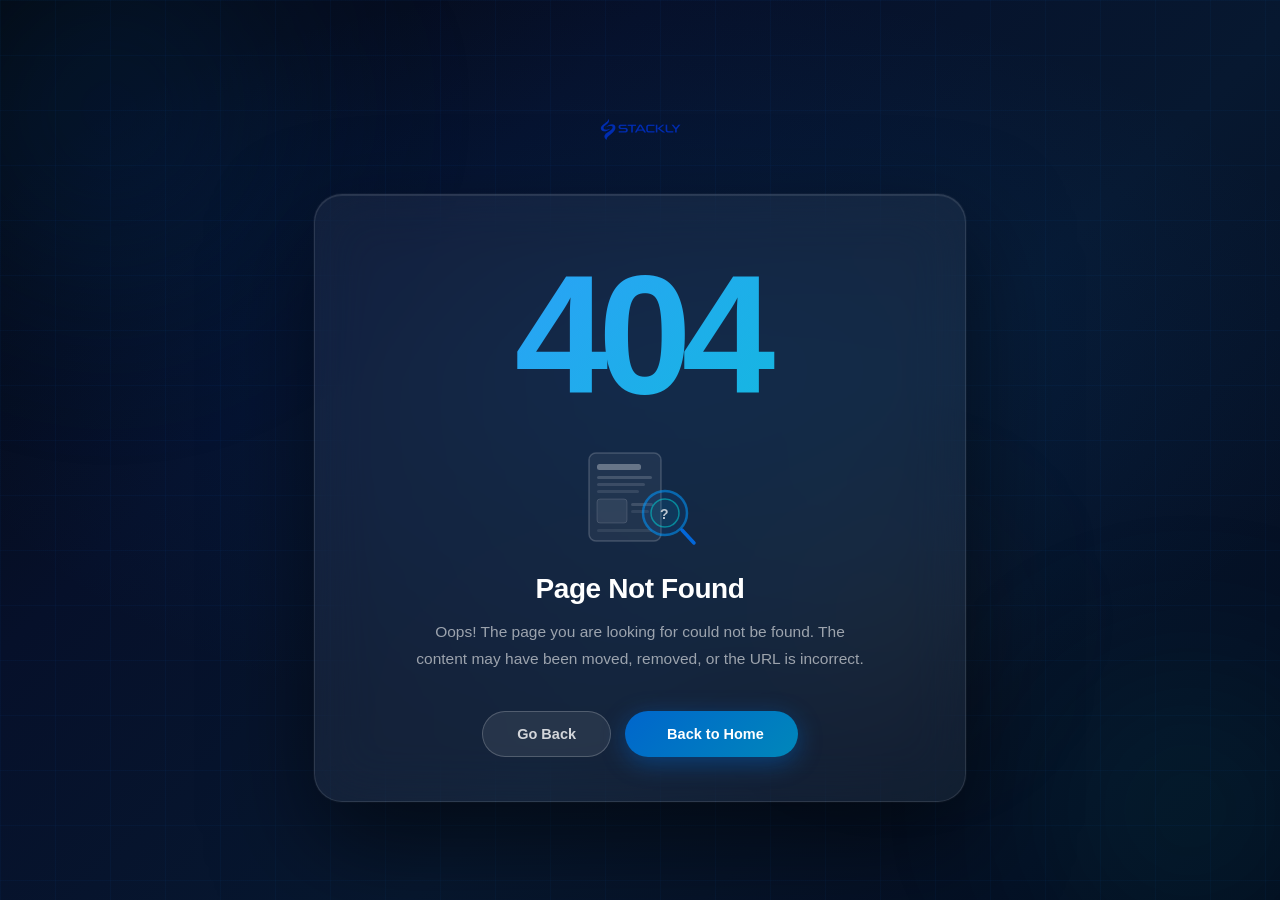
<file: article.html>
<!DOCTYPE html>
<html lang="en">
<head>
    <meta charset="UTF-8">
    <meta name="viewport" content="width=device-width, initial-scale=1.0">
    <title>Article - NewsHub</title>
    <link rel="stylesheet" href="styles.css">
</head>
<body>
    <nav>
        <div class="nav-container">
            <a class="logo" href="index.html"><img src="stackly-logo.webp" alt="NewsHub" style="height:64px;width:auto;vertical-align:middle;"></a>
            <div class="nav-menu" id="navMenu">
                <a href="index.html">Home</a>
                <a href="about.html">About Us</a>
                <a href="categories.html">Categories</a>
                <a href="latest.html" class="current">Latest News</a>
                <a href="magazine.html">Magazine</a>
                <a href="blog.html">Blog</a>
                <a href="contact.html">Contact</a>
                <a href="signin.html">Sign In</a>
                <a href="register.html" class="nav-register">Register</a>
            </div>
            <button class="hamburger" id="hamburger" onclick="toggleMenu()">
                <span></span><span></span><span></span>
            </button>
        </div>
    </nav>

    <main id="content">
        <div class="container" style="margin-top: 40px;">
            <a class="read-more" href="latest.html" style="display: inline-block; margin-bottom: 30px;">← Back to News</a>

            <span id="articleCategory" class="category-badge" style="display: inline-block; margin-bottom: 20px;"></span>
            <h1 id="articleTitle" style="font-size: 40px; margin: 20px 0; color: var(--darkGray);"></h1>

            <div style="display: flex; gap: 30px; color: var(--darkGray); margin-bottom: 30px; flex-wrap: wrap;">
                <span id="articleAuthor"></span>
                <span id="articleDate"></span>
                <span id="articleReadTime"></span>
                <span id="articleViews"></span>
            </div>

            <div style="background-color: var(--primary); width:100%; height: 400px; border-radius: 12px; overflow: hidden; margin-bottom: 40px;">
                <img id="articleImage" src="" alt="" style="width:100%; height:100%; border-radius:12px; object-fit:cover;" loading="eager" decoding="sync" width="1200" height="400">
            </div>

            <div style="color: var(--darkGray); font-size: 18px; line-height: 1.8; margin-bottom: 40px;">
                <p style="margin-bottom: 20px;">Lorem ipsum dolor sit amet, consectetur adipiscing elit. Sed do eiusmod tempor incididunt ut labore et dolore magna aliqua. Ut enim ad minim veniam, quis nostrud exercitation ullamco laboris nisi ut aliquip ex ea commodo consequat.</p>
                <p style="margin-bottom: 20px;">Duis aute irure dolor in reprehenderit in voluptate velit esse cillum dolore eu fugiat nulla pariatur. Excepteur sint occaecat cupidatat non proident, sunt in culpa qui officia deserunt mollit anim id est laborum.</p>
                <p>Sed ut perspiciatis unde omnis iste natus error sit voluptatem accusantium doloremque laudantium, totam rem aperiam, eaque ipsa quae ab illo inventore veritatis et quasi architecto beatae vitae dicta sunt explicabo.</p>
            </div>

            <div style="background-color: var(--lightGray); border-left: 4px solid var(--teal); padding: 30px; border-radius: 8px; margin-bottom: 40px;">
                <p style="font-weight: bold; margin-bottom: 15px;">Share This Article</p>
                <div style="display: flex; gap: 15px;">
                    <button type="button" style="color: var(--primary); font-weight: 600; border: none; background: none; cursor: pointer;">📘 Facebook</button>
                    <button type="button" style="color: var(--primary); font-weight: 600; border: none; background: none; cursor: pointer;">𝕏 Twitter</button>
                    <button type="button" style="color: var(--primary); font-weight: 600; border: none; background: none; cursor: pointer;">🔗 LinkedIn</button>
                </div>
            </div>

            <div style="background-color: var(--lightGray); padding: 30px; border-radius: 8px;">
                <p style="font-weight: bold; margin-bottom: 20px;">Related Articles</p>
                <div id="relatedArticles" style="display: flex; flex-direction: column; gap: 15px;"></div>
            </div>
        </div>
    </main>

    <footer>
        <div class="footer-grid">
            <div>
                <a class="logo" href="index.html"><img src="stackly-logo.webp" alt="NewsHub" style="height:64px;width:auto;vertical-align:middle;"></a>
                <p style="margin-top: 10px; font-size: 14px; opacity: 0.75; max-width: 220px; line-height: 1.6;">India's most trusted News &amp; Magazine network, delivering unbiased journalism and in-depth stories since 2018.</p>
                <div style="display: flex; gap: 12px; margin-top: 16px;">
                    <a href="404.html" target="_blank" rel="noopener" class="footer-social-icon" style="width: 38px; height: 38px; border-radius: 50%; background: rgba(255,255,255,0.1); display: flex; align-items: center; justify-content: center; color: white; text-decoration: none; font-size: 16px; transition: background 0.3s;" onmouseover="this.style.background='#1877F2'" onmouseout="this.style.background='rgba(255,255,255,0.1)'">&#x66;</a>
                    <a href="404.html" target="_blank" rel="noopener" class="footer-social-icon" style="width: 38px; height: 38px; border-radius: 50%; background: rgba(255,255,255,0.1); display: flex; align-items: center; justify-content: center; color: white; text-decoration: none; font-size: 16px; transition: background 0.3s;" onmouseover="this.style.background='#000'" onmouseout="this.style.background='rgba(255,255,255,0.1)'">&#x1D54F;</a>
                    <a href="404.html" target="_blank" rel="noopener" class="footer-social-icon" style="width: 38px; height: 38px; border-radius: 50%; background: rgba(255,255,255,0.1); display: flex; align-items: center; justify-content: center; color: white; text-decoration: none; font-size: 16px; transition: background 0.3s;" onmouseover="this.style.background='#E1306C'" onmouseout="this.style.background='rgba(255,255,255,0.1)'">&#x1F4F7;</a>
                </div>
            </div>
            <div class="footer-section">
                <h3>Quick Links</h3>
                <a class="footer-link" href="index.html"><span>Home</span><i class="link-arrow">→</i></a>
                <a class="footer-link" href="about.html"><span>About Us</span><i class="link-arrow">→</i></a>
                <a class="footer-link" href="categories.html"><span>Categories</span><i class="link-arrow">→</i></a>
                <a class="footer-link" href="latest.html"><span>Latest News</span><i class="link-arrow">→</i></a>
                <a class="footer-link" href="magazine.html"><span>Magazine</span><i class="link-arrow">→</i></a>
                <a class="footer-link" href="blog.html"><span>Blog</span><i class="link-arrow">→</i></a>
                <a class="footer-link" href="contact.html"><span>Contact</span><i class="link-arrow">→</i></a>
            </div>
            <div class="footer-section">
                <h3>News &amp; Magazine</h3>
                <div class="newsroom-link"><span class="newsroom-icon">📰</span><span>Breaking News</span></div>
                <div class="newsroom-link"><span class="newsroom-icon">🔥</span><span>Trending Stories</span></div>
                <div class="newsroom-link"><span class="newsroom-icon">✍️</span><span>Editorial Picks</span></div>
                <div class="newsroom-link"><span class="newsroom-icon">📖</span><span>Monthly Magazine</span></div>
                <div class="newsroom-link"><span class="newsroom-icon">📡</span><span>Industry Updates</span></div>
            </div>
            <div class="footer-section">
                <h3>Contact Info</h3>
                <div class="contact-item"><span class="contact-icon">📍</span><span>123 News Street, Media City, MC 12345</span></div>
                <div class="contact-item"><span class="contact-icon">📞</span><span>+1 (555) 123-4567</span></div>
                <div class="contact-item"><span class="contact-icon">📧</span><span>hello@newshub.com</span></div>
            </div>
        </div>
        <div class="footer-bottom">
            <p>&copy; 2026 NewsHub. All rights reserved. | Privacy Policy | Terms of Service</p>
        </div>
    </footer>

    <script src="auth.js"></script>
    <script src="script.js"></script>
    <script>
        const ARTICLES = [
            null,
            { id: 1, title: "Revolutionary AI Technology Reshapes Global Markets",    category: "Technology",   author: "By John Smith",    date: "📅 June 16, 2026", readTime: "⏱️ 8 min", views: "👁️ 125.4K views", image: "images/article-1.webp", thumb: "images/article-1-thumb.webp" },
            { id: 2, title: "Economic Growth Surpasses Expectations in Q2",            category: "Business",     author: "By Sarah Johnson", date: "📅 June 15, 2026", readTime: "⏱️ 6 min", views: "👁️ 98.2K views",  image: "images/article-2.webp", thumb: "images/article-2-thumb.webp" },
            { id: 3, title: "Champion Wins Historic Olympic Medal",                    category: "Sports",       author: "By Mike Turner",   date: "📅 June 14, 2026", readTime: "⏱️ 5 min", views: "👁️ 156.8K views", image: "images/article-3.webp", thumb: "images/article-3-thumb.webp" },
            { id: 4, title: "Entertainment Industry Celebrates Major Awards Ceremony", category: "Entertainment", author: "By Emily Davis",   date: "📅 June 13, 2026", readTime: "⏱️ 7 min", views: "👁️ 87.5K views",  image: "images/article-4.webp", thumb: "images/article-4-thumb.webp" },
            { id: 5, title: "Climate Action Summit Produces Historic Agreement",       category: "World News",   author: "By Robert Wilson", date: "📅 June 12, 2026", readTime: "⏱️ 9 min", views: "👁️ 112.3K views", image: "images/article-5.webp", thumb: "images/article-5-thumb.webp" },
            { id: 6, title: "Education Reforms Transform Learning Landscape",          category: "Education",    author: "By Lisa Anderson", date: "📅 June 11, 2026", readTime: "⏱️ 6 min", views: "👁️ 76.4K views",  image: "images/article-6.webp", thumb: "images/article-6-thumb.webp" },
            { id: 7, title: "Lifestyle Trends Dominate Summer Season",                 category: "Lifestyle",    author: "By Jessica Lee",   date: "📅 June 10, 2026", readTime: "⏱️ 5 min", views: "👁️ 94.7K views",  image: "images/article-7.webp", thumb: "images/article-7-thumb.webp" },
            { id: 8, title: "Political Developments Shape International Relations",    category: "Politics",     author: "By David Chen",    date: "📅 June 9, 2026",  readTime: "⏱️ 8 min", views: "👁️ 103.2K views", image: "images/article-8.webp", thumb: "images/article-8-thumb.webp" }
        ];

        const id = parseInt(new URLSearchParams(window.location.search).get('id'));
        const article = ARTICLES[id];

        if (!article) {
            window.location.href = '404.html';
        } else {
            document.title = article.title + ' - NewsHub';
            document.getElementById('articleCategory').textContent  = article.category;
            document.getElementById('articleTitle').textContent     = article.title;
            document.getElementById('articleAuthor').textContent    = article.author;
            document.getElementById('articleDate').textContent      = article.date;
            document.getElementById('articleReadTime').textContent  = article.readTime;
            document.getElementById('articleViews').textContent     = article.views;
            const img = document.getElementById('articleImage');
            img.src = article.image;
            img.alt = article.title;

            const related = ARTICLES.slice(1).filter(a => a.id !== id).slice(0, 3);
            document.getElementById('relatedArticles').innerHTML = related.map(a => `
                <a href="article.html?id=${a.id}" style="text-align:left; padding:15px; background:white; border:none; border-radius:6px; cursor:pointer; transition:box-shadow 0.3s; display:flex; gap:15px; align-items:flex-start; text-decoration:none;">
                    <img src="${a.thumb}" style="width:80px; height:60px; border-radius:4px; object-fit:cover; flex-shrink:0;" alt="${a.title}" loading="lazy" decoding="async" width="80" height="60">
                    <div>
                        <p style="font-weight:600; color:var(--darkGray);">${a.title}</p>
                        <p style="font-size:12px; color:var(--darkGray); margin-top:5px;">${a.date.replace('📅 ', '')}</p>
                    </div>
                </a>
            `).join('');
        }
    </script>
</body>
</html>
</file>
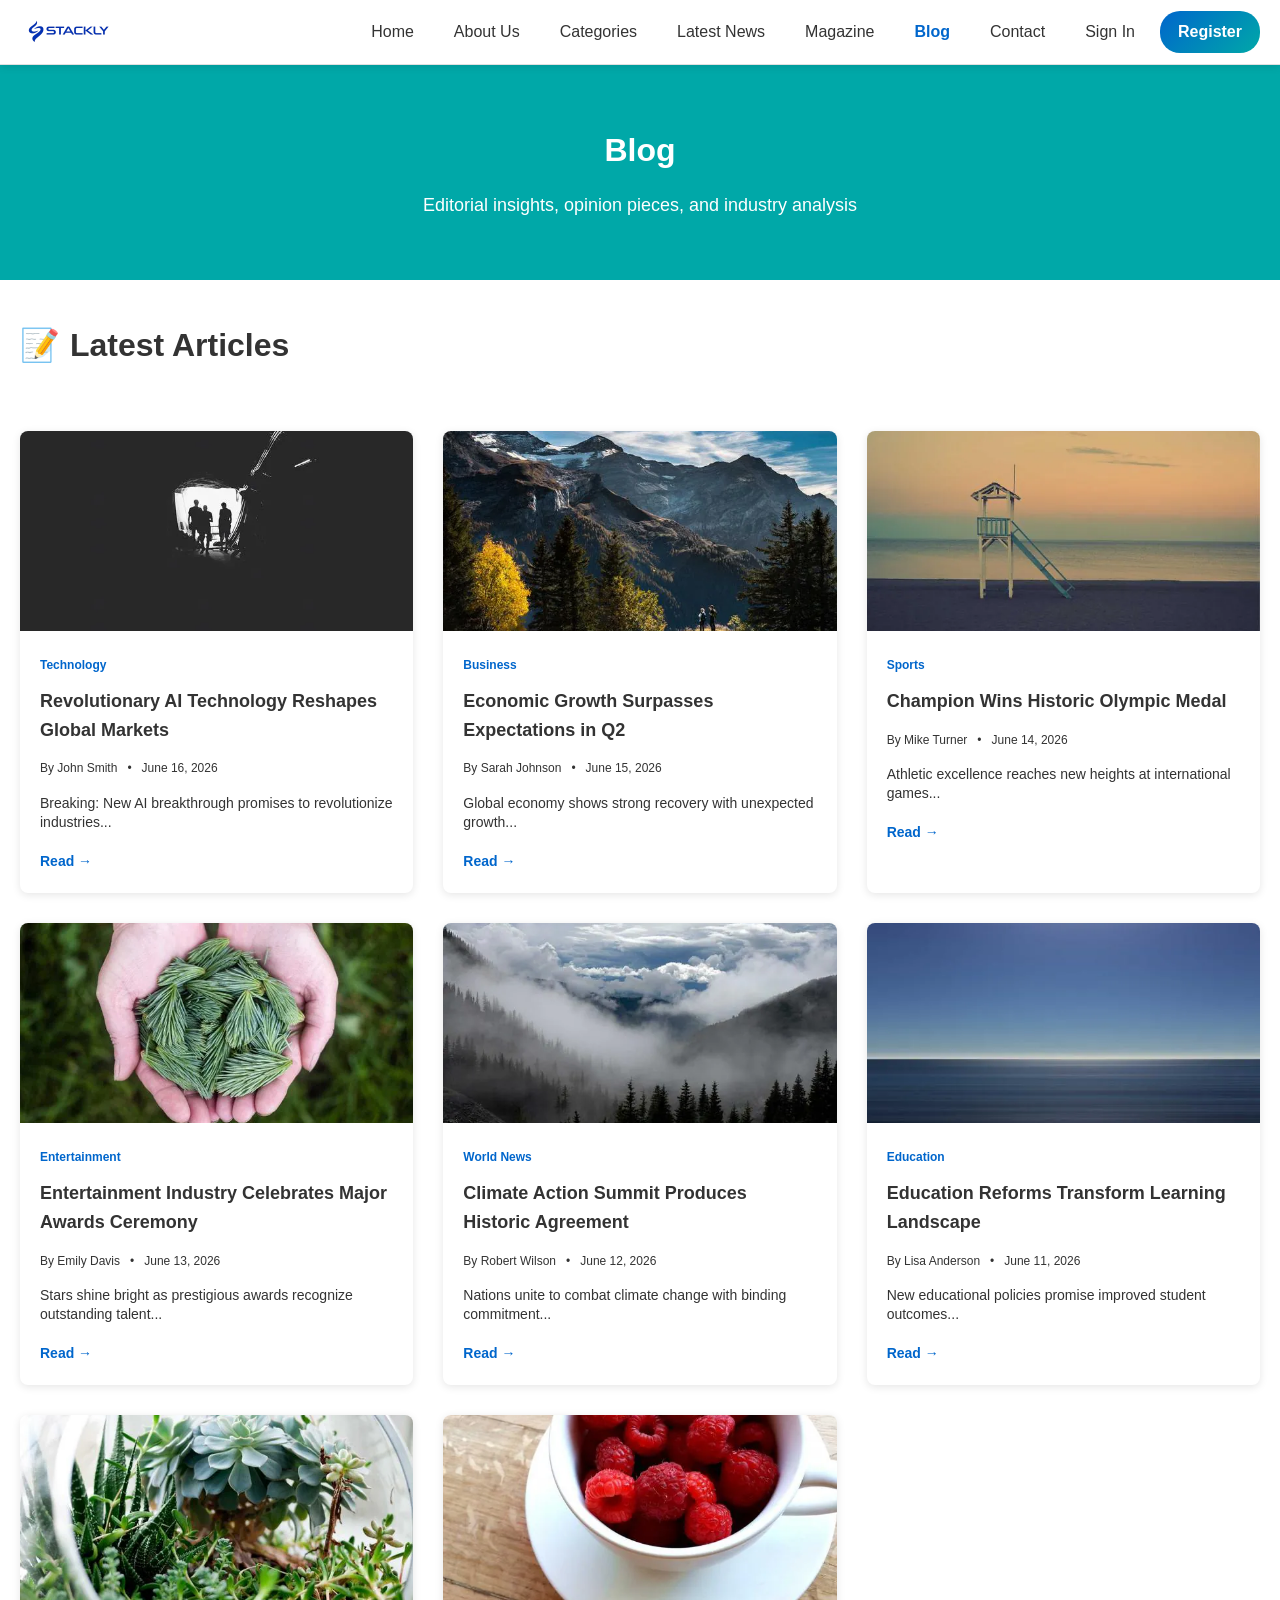
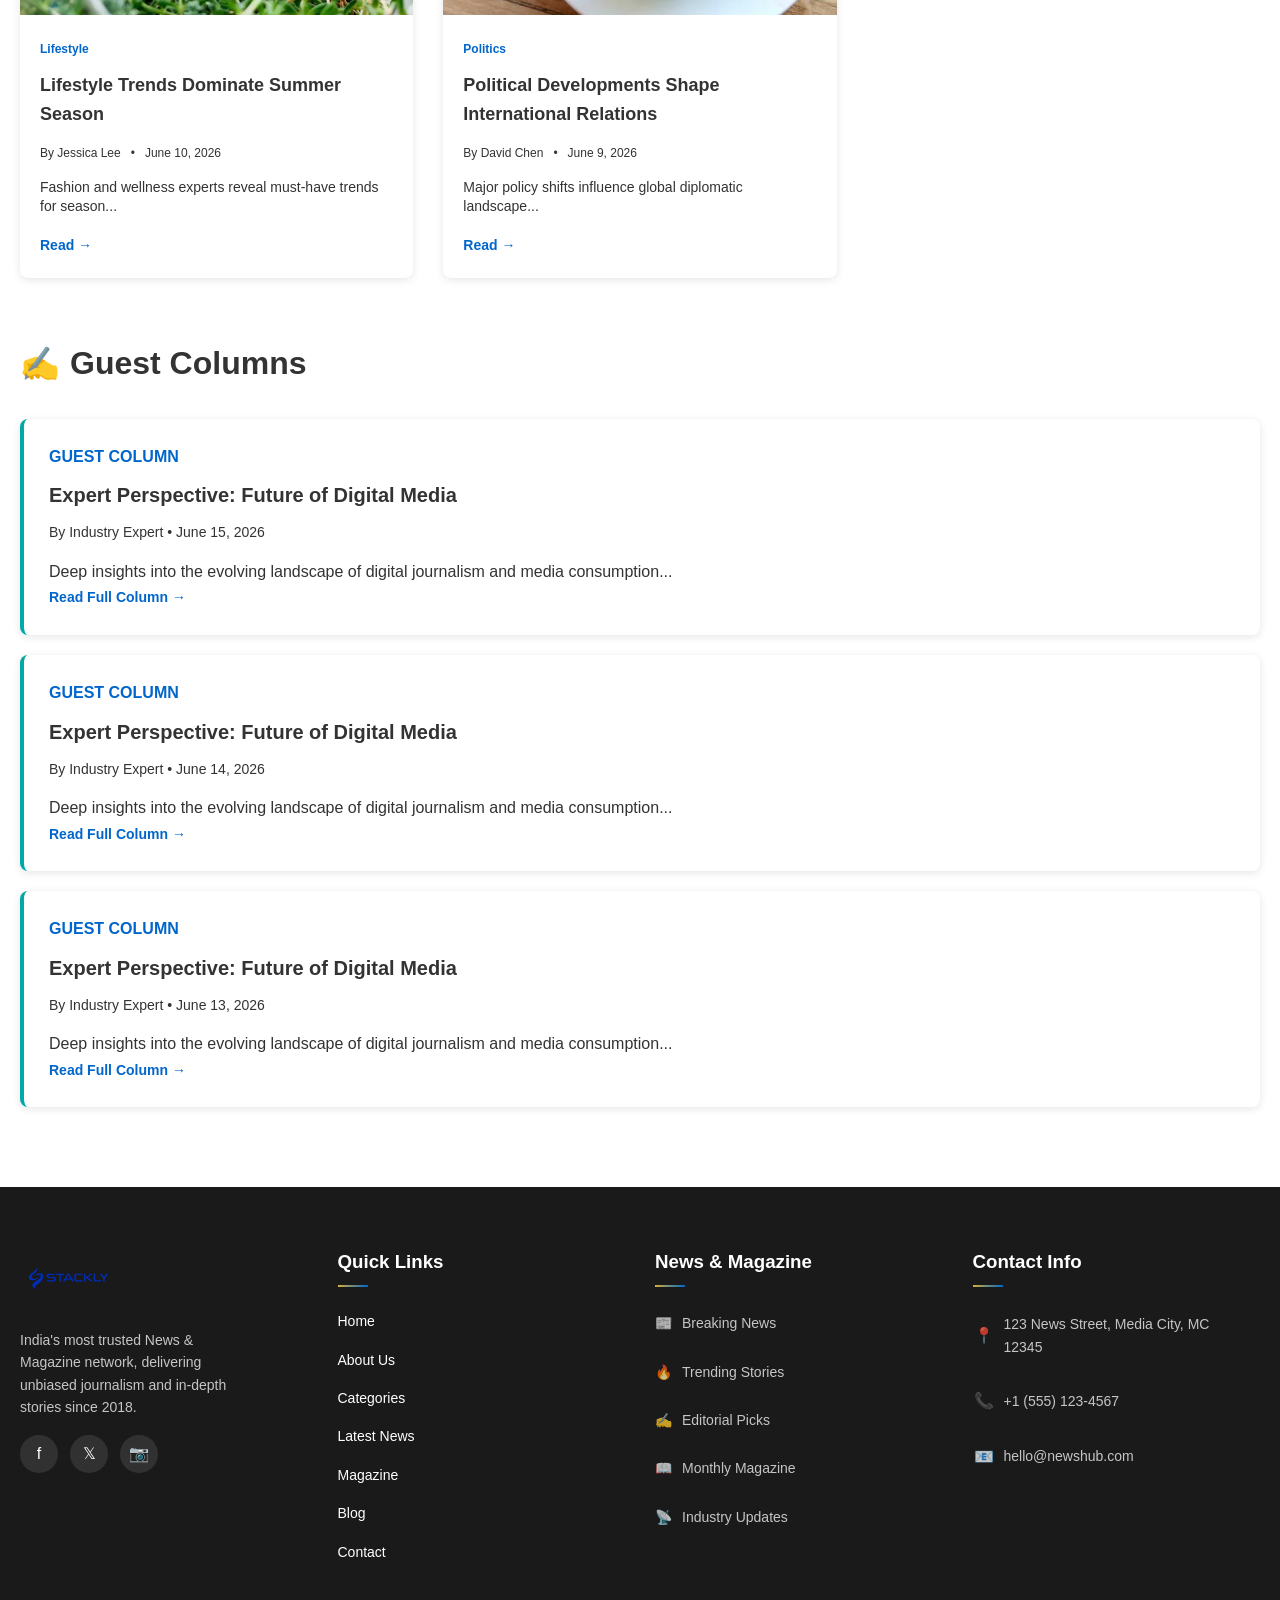
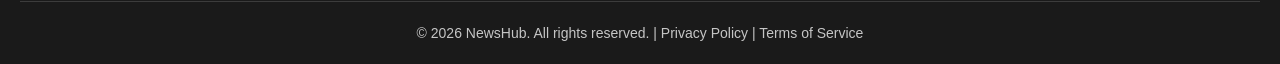
<file: blog.html>
﻿<!DOCTYPE html>
<html lang="en">
<head>
    <meta charset="UTF-8">
    <meta name="viewport" content="width=device-width, initial-scale=1.0">
    <title>Blog - NewsHub</title>
    <link rel="stylesheet" href="styles.css">
</head>
<body>
    <nav>
        <div class="nav-container">
            <a class="logo" href="index.html"><img src="stackly-logo.webp" alt="NewsHub" style="height:64px;width:auto;vertical-align:middle;"></a>

            <div class="nav-menu" id="navMenu">
                <a href="index.html">Home</a>
                <a href="about.html">About Us</a>
                <a href="categories.html">Categories</a>
                <a href="latest.html">Latest News</a>
                <a href="magazine.html">Magazine</a>
                <a href="blog.html" class="current">Blog</a>
                <a href="contact.html">Contact</a>
                <a href="signin.html">Sign In</a>
                <a href="register.html" class="nav-register">Register</a>
            </div>

            <button class="hamburger" id="hamburger" onclick="toggleMenu()">
                <span></span>
                <span></span>
                <span></span>
            </button>
        </div>
    </nav>

    <main id="content">
        <div style="background-color: var(--teal); color: white; padding: 60px 20px; text-align: center;">
            <div class="container">
                <h1>Blog</h1>
                <p style="font-size: 18px; margin-top: 15px;">Editorial insights, opinion pieces, and industry analysis</p>
            </div>
        </div>

        <div class="container">
            <h2><span class="section-icon">📝</span>Latest Articles</h2>
            <div class="grid-3">
                <div class="article-card">
                    <img src="article-1.webp" style="width:100%; height:200px; object-fit:cover;" alt="Revolutionary AI Technology Reshapes Global Markets" loading="lazy" decoding="async" width="600" height="200">
                    <div class="article-card-content">
                        <span class="article-card-category">Technology</span>
                        <h3>Revolutionary AI Technology Reshapes Global Markets</h3>
                        <div style="display: flex; gap: 10px; font-size: 12px; color: var(--darkGray); margin-bottom: 15px;">
                            <span>By John Smith</span>
                            <span>•</span>
                            <span>June 16, 2026</span>
                        </div>
                        <p>Breaking: New AI breakthrough promises to revolutionize industries...</p>
                        <a class="read-more" href="404.html">Read →</a>
                    </div>
                </div>

                <div class="article-card">
                    <img src="article-2.webp" style="width:100%; height:200px; object-fit:cover;" alt="Economic Growth Surpasses Expectations in Q2" loading="lazy" decoding="async" width="600" height="200">
                    <div class="article-card-content">
                        <span class="article-card-category">Business</span>
                        <h3>Economic Growth Surpasses Expectations in Q2</h3>
                        <div style="display: flex; gap: 10px; font-size: 12px; color: var(--darkGray); margin-bottom: 15px;">
                            <span>By Sarah Johnson</span>
                            <span>•</span>
                            <span>June 15, 2026</span>
                        </div>
                        <p>Global economy shows strong recovery with unexpected growth...</p>
                        <a class="read-more" href="404.html">Read →</a>
                    </div>
                </div>

                <div class="article-card">
                    <img src="article-3.webp" style="width:100%; height:200px; object-fit:cover;" alt="Champion Wins Historic Olympic Medal" loading="lazy" decoding="async" width="600" height="200">
                    <div class="article-card-content">
                        <span class="article-card-category">Sports</span>
                        <h3>Champion Wins Historic Olympic Medal</h3>
                        <div style="display: flex; gap: 10px; font-size: 12px; color: var(--darkGray); margin-bottom: 15px;">
                            <span>By Mike Turner</span>
                            <span>•</span>
                            <span>June 14, 2026</span>
                        </div>
                        <p>Athletic excellence reaches new heights at international games...</p>
                        <a class="read-more" href="404.html">Read →</a>
                    </div>
                </div>

                <div class="article-card">
                    <img src="article-4.webp" style="width:100%; height:200px; object-fit:cover;" alt="Entertainment Industry Celebrates Major Awards Ceremony" loading="lazy" decoding="async" width="600" height="200">
                    <div class="article-card-content">
                        <span class="article-card-category">Entertainment</span>
                        <h3>Entertainment Industry Celebrates Major Awards Ceremony</h3>
                        <div style="display: flex; gap: 10px; font-size: 12px; color: var(--darkGray); margin-bottom: 15px;">
                            <span>By Emily Davis</span>
                            <span>•</span>
                            <span>June 13, 2026</span>
                        </div>
                        <p>Stars shine bright as prestigious awards recognize outstanding talent...</p>
                        <a class="read-more" href="404.html">Read →</a>
                    </div>
                </div>

                <div class="article-card">
                    <img src="article-5.webp" style="width:100%; height:200px; object-fit:cover;" alt="Climate Action Summit Produces Historic Agreement" loading="lazy" decoding="async" width="600" height="200">
                    <div class="article-card-content">
                        <span class="article-card-category">World News</span>
                        <h3>Climate Action Summit Produces Historic Agreement</h3>
                        <div style="display: flex; gap: 10px; font-size: 12px; color: var(--darkGray); margin-bottom: 15px;">
                            <span>By Robert Wilson</span>
                            <span>•</span>
                            <span>June 12, 2026</span>
                        </div>
                        <p>Nations unite to combat climate change with binding commitment...</p>
                        <a class="read-more" href="404.html">Read →</a>
                    </div>
                </div>

                <div class="article-card">
                    <img src="article-6.webp" style="width:100%; height:200px; object-fit:cover;" alt="Education Reforms Transform Learning Landscape" loading="lazy" decoding="async" width="600" height="200">
                    <div class="article-card-content">
                        <span class="article-card-category">Education</span>
                        <h3>Education Reforms Transform Learning Landscape</h3>
                        <div style="display: flex; gap: 10px; font-size: 12px; color: var(--darkGray); margin-bottom: 15px;">
                            <span>By Lisa Anderson</span>
                            <span>•</span>
                            <span>June 11, 2026</span>
                        </div>
                        <p>New educational policies promise improved student outcomes...</p>
                        <a class="read-more" href="404.html">Read →</a>
                    </div>
                </div>

                <div class="article-card">
                    <img src="article-7.webp" style="width:100%; height:200px; object-fit:cover;" alt="Lifestyle Trends Dominate Summer Season" loading="lazy" decoding="async" width="600" height="200">
                    <div class="article-card-content">
                        <span class="article-card-category">Lifestyle</span>
                        <h3>Lifestyle Trends Dominate Summer Season</h3>
                        <div style="display: flex; gap: 10px; font-size: 12px; color: var(--darkGray); margin-bottom: 15px;">
                            <span>By Jessica Lee</span>
                            <span>•</span>
                            <span>June 10, 2026</span>
                        </div>
                        <p>Fashion and wellness experts reveal must-have trends for season...</p>
                        <a class="read-more" href="404.html">Read →</a>
                    </div>
                </div>

                <div class="article-card">
                    <img src="article-8.webp" style="width:100%; height:200px; object-fit:cover;" alt="Political Developments Shape International Relations" loading="lazy" decoding="async" width="600" height="200">
                    <div class="article-card-content">
                        <span class="article-card-category">Politics</span>
                        <h3>Political Developments Shape International Relations</h3>
                        <div style="display: flex; gap: 10px; font-size: 12px; color: var(--darkGray); margin-bottom: 15px;">
                            <span>By David Chen</span>
                            <span>•</span>
                            <span>June 9, 2026</span>
                        </div>
                        <p>Major policy shifts influence global diplomatic landscape...</p>
                        <a class="read-more" href="404.html">Read →</a>
                    </div>
                </div>
            </div>

            <h2><span class="section-icon">✍️</span>Guest Columns</h2>
            <div class="news-item" style="border-left: 4px solid var(--teal); margin-bottom: 20px;">
                <div class="news-content">
                    <p style="color: var(--primary); font-weight: bold;">GUEST COLUMN</p>
                    <h3 style="margin-top: 10px;">Expert Perspective: Future of Digital Media</h3>
                    <p style="color: var(--darkGray); font-size: 14px; margin-top: 10px;">By Industry Expert • June 15, 2026</p>
                    <p style="margin-top: 15px;">Deep insights into the evolving landscape of digital journalism and media consumption...</p>
                    <button type="button" class="read-more">Read Full Column →</button>
                </div>
            </div>

            <div class="news-item" style="border-left: 4px solid var(--teal); margin-bottom: 20px;">
                <div class="news-content">
                    <p style="color: var(--primary); font-weight: bold;">GUEST COLUMN</p>
                    <h3 style="margin-top: 10px;">Expert Perspective: Future of Digital Media</h3>
                    <p style="color: var(--darkGray); font-size: 14px; margin-top: 10px;">By Industry Expert • June 14, 2026</p>
                    <p style="margin-top: 15px;">Deep insights into the evolving landscape of digital journalism and media consumption...</p>
                    <button type="button" class="read-more">Read Full Column →</button>
                </div>
            </div>

            <div class="news-item" style="border-left: 4px solid var(--teal); margin-bottom: 20px;">
                <div class="news-content">
                    <p style="color: var(--primary); font-weight: bold;">GUEST COLUMN</p>
                    <h3 style="margin-top: 10px;">Expert Perspective: Future of Digital Media</h3>
                    <p style="color: var(--darkGray); font-size: 14px; margin-top: 10px;">By Industry Expert • June 13, 2026</p>
                    <p style="margin-top: 15px;">Deep insights into the evolving landscape of digital journalism and media consumption...</p>
                    <button type="button" class="read-more">Read Full Column →</button>
                </div>
            </div>
        </div>
    </main>

        <footer>
        <div class="footer-grid">
            <div>
                <a class="logo" href="index.html"><img src="stackly-logo.webp" alt="NewsHub" style="height:64px;width:auto;vertical-align:middle;"></a>
                <p style="margin-top: 10px; font-size: 14px; opacity: 0.75; max-width: 220px; line-height: 1.6;">India's most trusted News &amp; Magazine network, delivering unbiased journalism and in-depth stories since 2018.</p>
                <div style="display: flex; gap: 12px; margin-top: 16px;">
                    <a href="404.html" target="_blank" rel="noopener" class="footer-social-icon" style="width: 38px; height: 38px; border-radius: 50%; background: rgba(255,255,255,0.1); display: flex; align-items: center; justify-content: center; color: white; text-decoration: none; font-size: 16px; transition: background 0.3s;" onmouseover="this.style.background='#1877F2'" onmouseout="this.style.background='rgba(255,255,255,0.1)'">&#x66;</a>
                    <a href="404.html" target="_blank" rel="noopener" class="footer-social-icon" style="width: 38px; height: 38px; border-radius: 50%; background: rgba(255,255,255,0.1); display: flex; align-items: center; justify-content: center; color: white; text-decoration: none; font-size: 16px; transition: background 0.3s;" onmouseover="this.style.background='#000'" onmouseout="this.style.background='rgba(255,255,255,0.1)'">&#x1D54F;</a>
                    <a href="404.html" target="_blank" rel="noopener" class="footer-social-icon" style="width: 38px; height: 38px; border-radius: 50%; background: rgba(255,255,255,0.1); display: flex; align-items: center; justify-content: center; color: white; text-decoration: none; font-size: 16px; transition: background 0.3s;" onmouseover="this.style.background='#E1306C'" onmouseout="this.style.background='rgba(255,255,255,0.1)'">&#x1F4F7;</a>
                    <!-- <a href="https://www.linkedin.com/company/newshub" target="_blank" rel="noopener" class="footer-social-icon" style="width: 38px; height: 38px; border-radius: 50%; background: rgba(255,255,255,0.1); display: flex; align-items: center; justify-content: center; color: white; text-decoration: none; font-size: 16px; transition: background 0.3s;" onmouseover="this.style.background='#0A66C2'" onmouseout="this.style.background='rgba(255,255,255,0.1)'">&#x1F4BC;</a> -->
                </div>
            </div>
            <div class="footer-section">
                <h3>Quick Links</h3>
                <a class="footer-link" href="index.html"><span>Home</span><i class="link-arrow">→</i></a>
                <a class="footer-link" href="about.html"><span>About Us</span><i class="link-arrow">→</i></a>
                <a class="footer-link" href="categories.html"><span>Categories</span><i class="link-arrow">→</i></a>
                <a class="footer-link" href="latest.html"><span>Latest News</span><i class="link-arrow">→</i></a>
                <a class="footer-link" href="magazine.html"><span>Magazine</span><i class="link-arrow">→</i></a>
                <a class="footer-link" href="blog.html"><span>Blog</span><i class="link-arrow">→</i></a>
                <a class="footer-link" href="contact.html"><span>Contact</span><i class="link-arrow">→</i></a>
            </div>
            <div class="footer-section">
                <h3>News &amp; Magazine</h3>
                <div class="newsroom-link"><span class="newsroom-icon">📰</span><span>Breaking News</span></div>
                <div class="newsroom-link"><span class="newsroom-icon">🔥</span><span>Trending Stories</span></div>
                <div class="newsroom-link"><span class="newsroom-icon">✍️</span><span>Editorial Picks</span></div>
                <div class="newsroom-link"><span class="newsroom-icon">📖</span><span>Monthly Magazine</span></div>
                <div class="newsroom-link"><span class="newsroom-icon">📡</span><span>Industry Updates</span></div>
            </div>
            <div class="footer-section">
                <h3>Contact Info</h3>
                <div class="contact-item"><span class="contact-icon">📍</span><span>123 News Street, Media City, MC 12345</span></div>
                <div class="contact-item"><span class="contact-icon">📞</span><span>+1 (555) 123-4567</span></div>
                <div class="contact-item"><span class="contact-icon">📧</span><span>hello@newshub.com</span></div>
            </div>
        </div>
        <div class="footer-bottom">
            <p>&copy; 2026 NewsHub. All rights reserved. | Privacy Policy | Terms of Service</p>
        </div>
    </footer>

    <script src="auth.js"></script>
    <script src="script.js"></script>
</body>
</html>
</file>
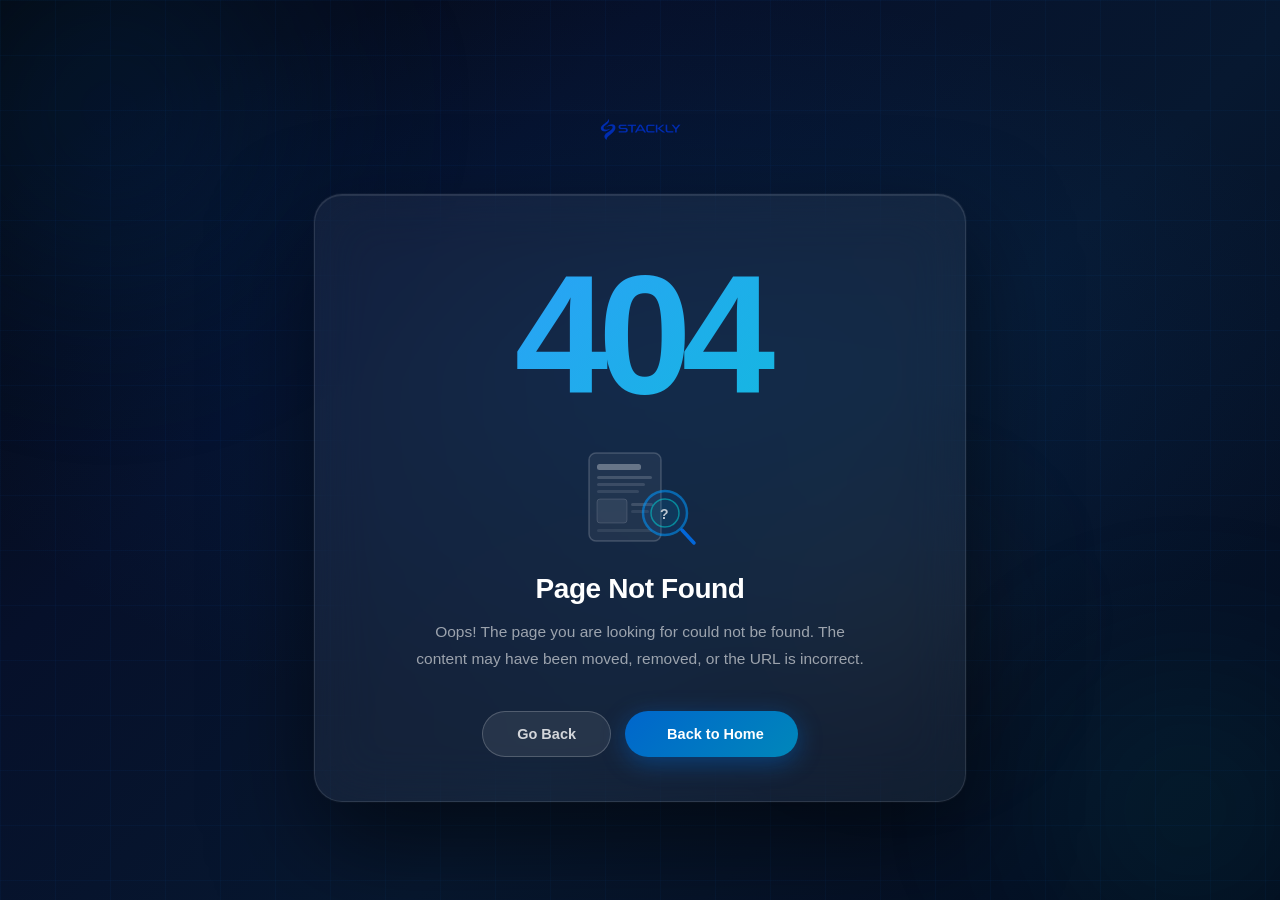
<file: category.html>
<!DOCTYPE html>
<html lang="en">
<head>
    <meta charset="UTF-8">
    <meta name="viewport" content="width=device-width, initial-scale=1.0">
    <title>Category - NewsHub</title>
    <link rel="stylesheet" href="styles.css">
</head>
<body>
    <nav>
        <div class="nav-container">
            <a class="logo" href="index.html"><img src="stackly-logo.webp" alt="NewsHub" style="height:64px;width:auto;vertical-align:middle;"></a>
            <div class="nav-menu" id="navMenu">
                <a href="index.html">Home</a>
                <a href="about.html">About Us</a>
                <a href="categories.html" class="current">Categories</a>
                <a href="latest.html">Latest News</a>
                <a href="magazine.html">Magazine</a>
                <a href="blog.html">Blog</a>
                <a href="contact.html">Contact</a>
                <a href="signin.html">Sign In</a>
                <a href="register.html" class="nav-register">Register</a>
            </div>
            <button class="hamburger" id="hamburger" onclick="toggleMenu()">
                <span></span><span></span><span></span>
            </button>
        </div>
    </nav>

    <main id="content">
        <div style="background-color: var(--teal); color: white; padding: 60px 20px;">
            <div class="container">
                <a href="categories.html" style="color: white; font-weight: 600; text-decoration: none; display: inline-block; margin-bottom: 20px;">← Back</a>
                <h1 id="categoryName"></h1>
                <p id="categorySubtitle" style="font-size: 18px; margin-top: 10px;"></p>
            </div>
        </div>

        <div class="container" id="categoryArticles"></div>
    </main>

    <footer>
        <div class="footer-grid">
            <div>
                <a class="logo" href="index.html"><img src="stackly-logo.webp" alt="NewsHub" style="height:64px;width:auto;vertical-align:middle;"></a>
                <p style="margin-top: 10px; font-size: 14px; opacity: 0.75; max-width: 220px; line-height: 1.6;">India's most trusted News &amp; Magazine network, delivering unbiased journalism and in-depth stories since 2018.</p>
                <div style="display: flex; gap: 12px; margin-top: 16px;">
                    <a href="404.html" target="_blank" rel="noopener" class="footer-social-icon" style="width: 38px; height: 38px; border-radius: 50%; background: rgba(255,255,255,0.1); display: flex; align-items: center; justify-content: center; color: white; text-decoration: none; font-size: 16px; transition: background 0.3s;" onmouseover="this.style.background='#1877F2'" onmouseout="this.style.background='rgba(255,255,255,0.1)'">&#x66;</a>
                    <a href="404.html" target="_blank" rel="noopener" class="footer-social-icon" style="width: 38px; height: 38px; border-radius: 50%; background: rgba(255,255,255,0.1); display: flex; align-items: center; justify-content: center; color: white; text-decoration: none; font-size: 16px; transition: background 0.3s;" onmouseover="this.style.background='#000'" onmouseout="this.style.background='rgba(255,255,255,0.1)'">&#x1D54F;</a>
                    <a href="404.html" target="_blank" rel="noopener" class="footer-social-icon" style="width: 38px; height: 38px; border-radius: 50%; background: rgba(255,255,255,0.1); display: flex; align-items: center; justify-content: center; color: white; text-decoration: none; font-size: 16px; transition: background 0.3s;" onmouseover="this.style.background='#E1306C'" onmouseout="this.style.background='rgba(255,255,255,0.1)'">&#x1F4F7;</a>
                </div>
            </div>
            <div class="footer-section">
                <h3>Quick Links</h3>
                <a class="footer-link" href="index.html"><span>Home</span><i class="link-arrow">→</i></a>
                <a class="footer-link" href="about.html"><span>About Us</span><i class="link-arrow">→</i></a>
                <a class="footer-link" href="categories.html"><span>Categories</span><i class="link-arrow">→</i></a>
                <a class="footer-link" href="latest.html"><span>Latest News</span><i class="link-arrow">→</i></a>
                <a class="footer-link" href="magazine.html"><span>Magazine</span><i class="link-arrow">→</i></a>
                <a class="footer-link" href="blog.html"><span>Blog</span><i class="link-arrow">→</i></a>
                <a class="footer-link" href="contact.html"><span>Contact</span><i class="link-arrow">→</i></a>
            </div>
            <div class="footer-section">
                <h3>News &amp; Magazine</h3>
                <div class="newsroom-link"><span class="newsroom-icon">📰</span><span>Breaking News</span></div>
                <div class="newsroom-link"><span class="newsroom-icon">🔥</span><span>Trending Stories</span></div>
                <div class="newsroom-link"><span class="newsroom-icon">✍️</span><span>Editorial Picks</span></div>
                <div class="newsroom-link"><span class="newsroom-icon">📖</span><span>Monthly Magazine</span></div>
                <div class="newsroom-link"><span class="newsroom-icon">📡</span><span>Industry Updates</span></div>
            </div>
            <div class="footer-section">
                <h3>Contact Info</h3>
                <div class="contact-item"><span class="contact-icon">📍</span><span>123 News Street, Media City, MC 12345</span></div>
                <div class="contact-item"><span class="contact-icon">📞</span><span>+1 (555) 123-4567</span></div>
                <div class="contact-item"><span class="contact-icon">📧</span><span>hello@newshub.com</span></div>
            </div>
        </div>
        <div class="footer-bottom">
            <p>&copy; 2026 NewsHub. All rights reserved. | Privacy Policy | Terms of Service</p>
        </div>
    </footer>

    <script src="auth.js"></script>
    <script src="script.js"></script>
    <script>
        const CATEGORIES = {
            business:      { name: "Business",       articleId: 2, image: "article-2.webp", blurb: "Global economy shows strong recovery with unexpected growth...",             author: "By Sarah Johnson", date: "June 15, 2026", views: "98.2K views" },
            education:     { name: "Education",      articleId: 6, image: "article-6.webp", blurb: "New educational policies promise improved student outcomes...",              author: "By Lisa Anderson", date: "June 11, 2026", views: "76.4K views" },
            entertainment: { name: "Entertainment",  articleId: 4, image: "article-4.webp", blurb: "Stars and celebrities gather for the biggest night in showbiz...",          author: "By Emily Davis",   date: "June 13, 2026", views: "87.5K views" },
            lifestyle:     { name: "Lifestyle",      articleId: 7, image: "article-7.webp", blurb: "Top wellness and fashion trends reshaping how we live...",                  author: "By Jessica Lee",   date: "June 10, 2026", views: "94.7K views" },
            politics:      { name: "Politics",       articleId: 8, image: "article-8.webp", blurb: "Major policy shifts influence global diplomatic landscape...",              author: "By David Chen",    date: "June 9, 2026",  views: "103.2K views" },
            sports:        { name: "Sports",         articleId: 3, image: "article-3.webp", blurb: "Athletic excellence and record-breaking moments this season...",            author: "By Mike Turner",   date: "June 14, 2026", views: "156.8K views" },
            technology:    { name: "Technology",     articleId: 1, image: "article-1.webp", blurb: "Breakthroughs in AI and computing continue to reshape industries...",       author: "By John Smith",    date: "June 16, 2026", views: "125.4K views" },
            "world-news":  { name: "World News",     articleId: 5, image: "article-5.webp", blurb: "Global leaders unite for landmark climate and geopolitical deals...",       author: "By Robert Wilson", date: "June 12, 2026", views: "112.3K views" }
        };

        const ARTICLE_TITLES = {
            1: "Revolutionary AI Technology Reshapes Global Markets",
            2: "Economic Growth Surpasses Expectations in Q2",
            3: "Champion Wins Historic Olympic Medal",
            4: "Entertainment Industry Celebrates Major Awards Ceremony",
            5: "Climate Action Summit Produces Historic Agreement",
            6: "Education Reforms Transform Learning Landscape",
            7: "Lifestyle Trends Dominate Summer Season",
            8: "Political Developments Shape International Relations"
        };

        const name = new URLSearchParams(window.location.search).get('name');
        const cat  = CATEGORIES[name];

        if (!cat) {
            window.location.href = '404.html';
        } else {
            document.title = cat.name + ' - NewsHub';
            document.getElementById('categoryName').textContent     = cat.name;
            document.getElementById('categorySubtitle').textContent = 'All stories from ' + cat.name;

            const title = ARTICLE_TITLES[cat.articleId];
            document.getElementById('categoryArticles').innerHTML = `
                <div class="news-item" style="border-left: 4px solid var(--primary); margin-bottom: 30px;">
                    <img src="${cat.image}" style="width:180px; height:140px; border-radius:8px; object-fit:cover; flex-shrink:0;" alt="${title}" loading="lazy" decoding="async" width="180" height="140">
                    <div class="news-content">
                        <h3><a href="article.html?id=${cat.articleId}" style="color: inherit; text-decoration: none;">${title}</a></h3>
                        <p>${cat.blurb}</p>
                        <div class="news-meta">
                            <span>${cat.author}</span>
                            <span>${cat.date}</span>
                            <span>${cat.views}</span>
                        </div>
                    </div>
                </div>
            `;
        }
    </script>
</body>
</html>
</file>
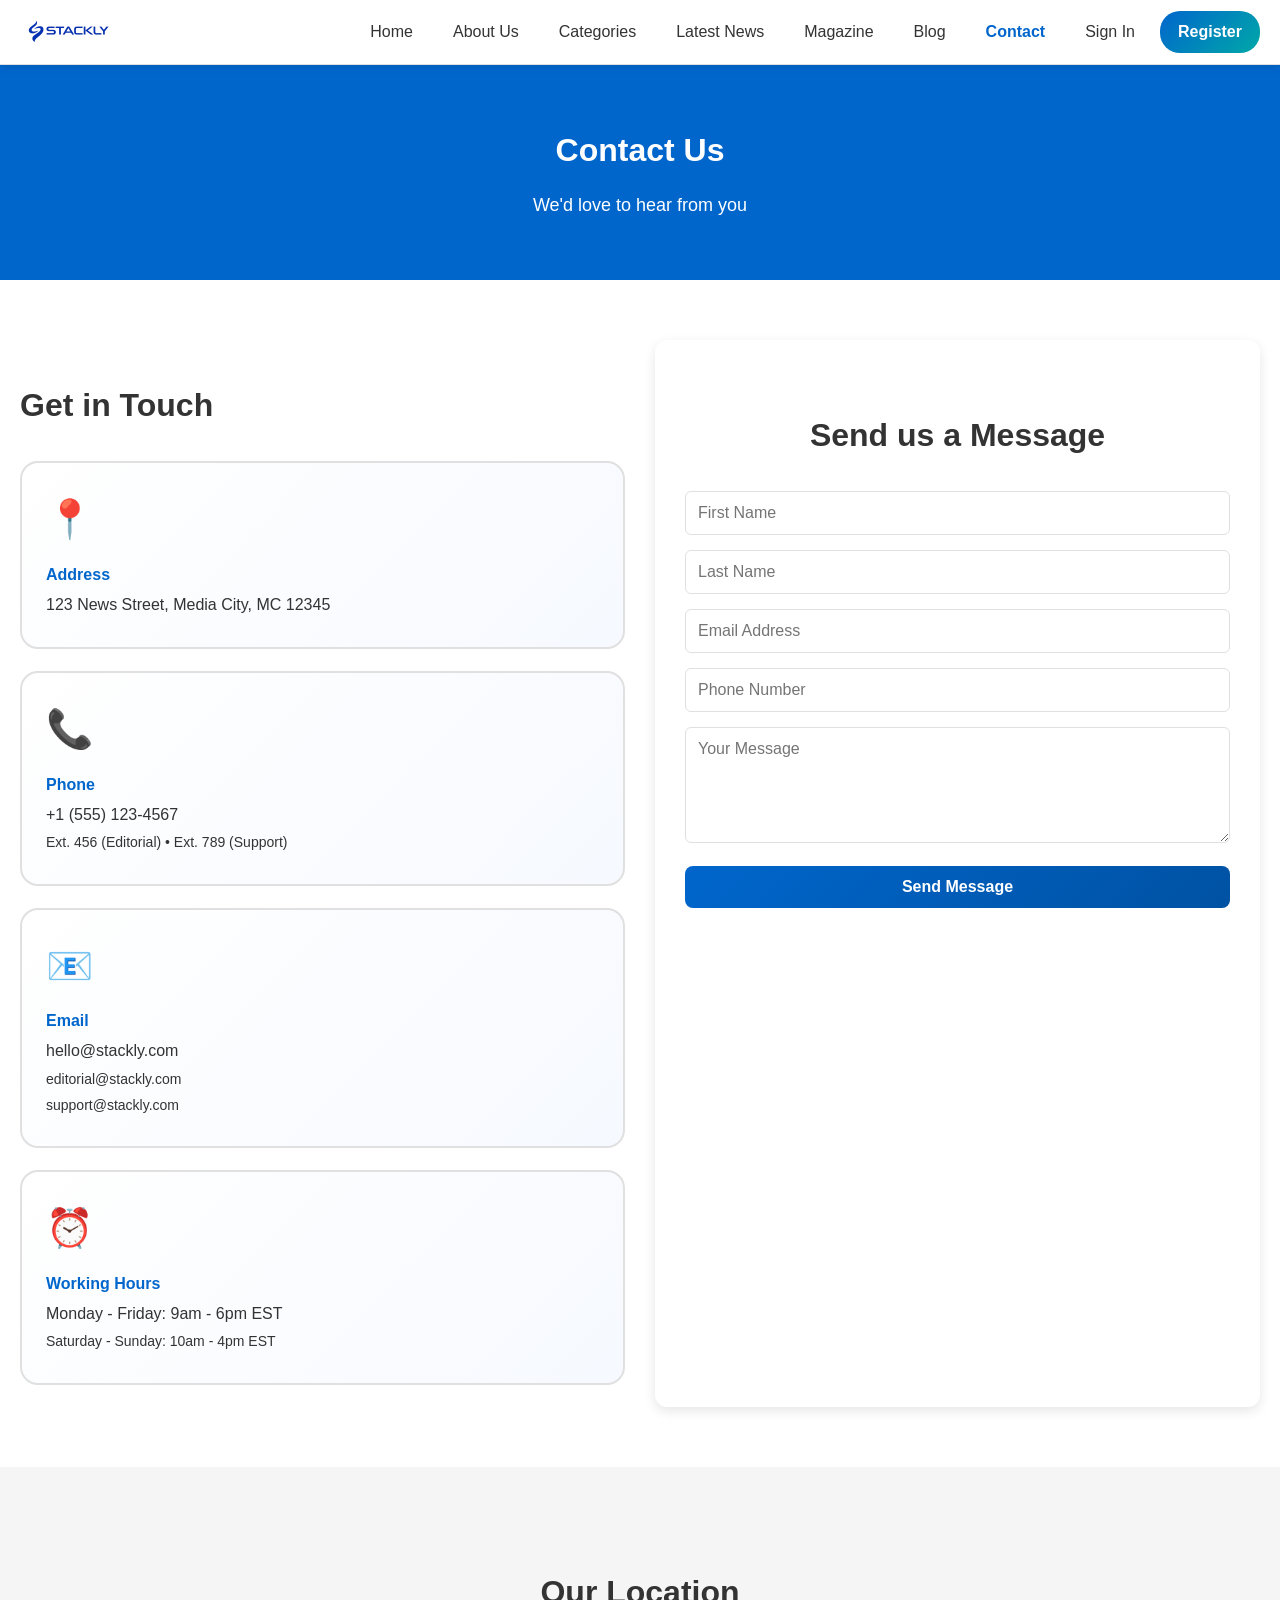
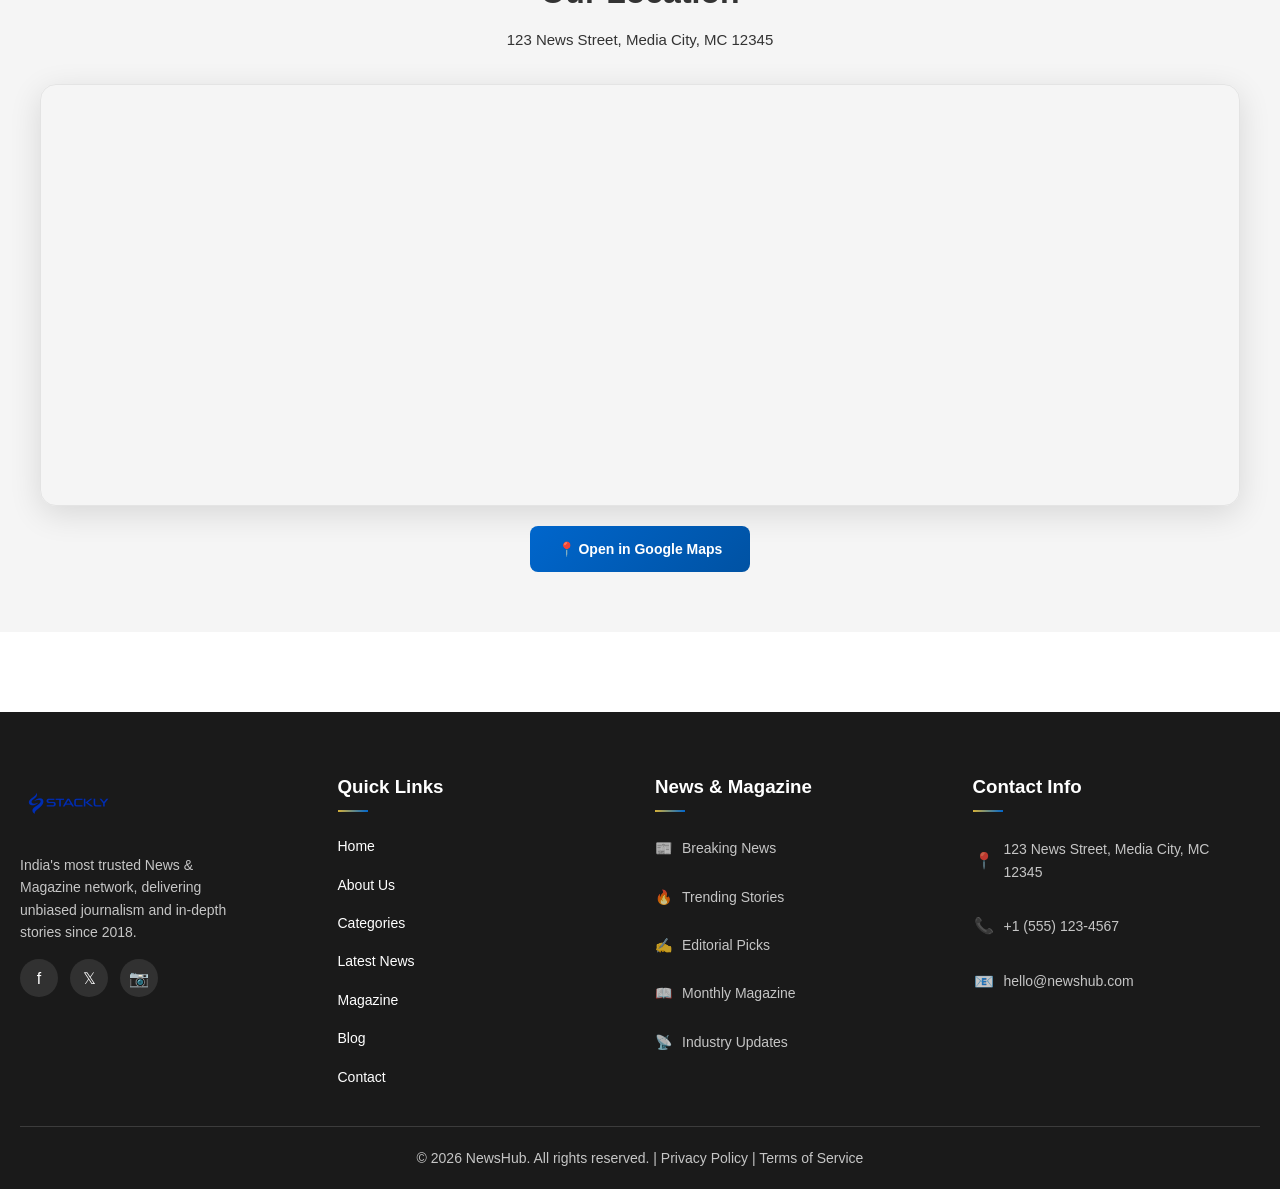
<file: contact.html>
﻿<!DOCTYPE html>
<html lang="en">
<head>
    <meta charset="UTF-8">
    <meta name="viewport" content="width=device-width, initial-scale=1.0">
    <title>Contact Us - NewsHub</title>
    <link rel="stylesheet" href="styles.css">
</head>
<body>
    <nav>
        <div class="nav-container">
            <a class="logo" href="index.html"><img src="stackly-logo.webp" alt="NewsHub" style="height:64px;width:auto;vertical-align:middle;"></a>

            <div class="nav-menu" id="navMenu">
                <a href="index.html">Home</a>
                <a href="about.html">About Us</a>
                <a href="categories.html">Categories</a>
                <a href="latest.html">Latest News</a>
                <a href="magazine.html">Magazine</a>
                <a href="blog.html">Blog</a>
                <a href="contact.html" class="current">Contact</a>
                <a href="signin.html">Sign In</a>
                <a href="register.html" class="nav-register">Register</a>
            </div>

            <button class="hamburger" id="hamburger" onclick="toggleMenu()">
                <span></span>
                <span></span>
                <span></span>
            </button>
        </div>
    </nav>

    <main id="content">
        <div style="background-color: var(--primary); color: white; padding: 60px 20px; text-align: center;">
            <div class="container">
                <h1>Contact Us</h1>
                <p style="font-size: 18px; margin-top: 15px;">We'd love to hear from you</p>
            </div>
        </div>

        <div class="container">
            <div class="grid-2" style="margin-top: 60px; margin-bottom: 60px;">
                <div>
                    <h2>Get in Touch</h2>

                    <div class="contact-info-card">
                        <span class="contact-info-card-icon">📍</span>
                        <p class="contact-info-card-title">Address</p>
                        <p>123 News Street, Media City, MC 12345</p>
                    </div>

                    <div class="contact-info-card">
                        <span class="contact-info-card-icon">📞</span>
                        <p class="contact-info-card-title">Phone</p>
                        <p>+1 (555) 123-4567</p>
                        <p style="font-size: 14px; color: var(--darkGray);">Ext. 456 (Editorial) • Ext. 789 (Support)</p>
                    </div>

                    <div class="contact-info-card">
                        <span class="contact-info-card-icon">📧</span>
                        <p class="contact-info-card-title">Email</p>
                        <p>hello@stackly.com</p>
                        <p style="font-size: 14px; color: var(--darkGray);">editorial@stackly.com</p>
                        <p style="font-size: 14px; color: var(--darkGray);">support@stackly.com</p>
                    </div>

                    <div class="contact-info-card">
                        <span class="contact-info-card-icon">⏰</span>
                        <p class="contact-info-card-title">Working Hours</p>
                        <p>Monday - Friday: 9am - 6pm EST</p>
                        <p style="font-size: 14px; color: var(--darkGray);">Saturday - Sunday: 10am - 4pm EST</p>
                    </div>
                </div>

                <form class="signin-form" style="box-shadow: 0 4px 12px rgba(0,0,0,0.1); margin: 0; max-width: 100%; width: 100%; box-sizing: border-box;" id="contactForm" novalidate>
                    <h2 style="text-align: center; margin-bottom: 30px; color: var(--darkGray);">Send us a Message</h2>
                    <div class="form-group">
                        <input type="text" id="firstName" placeholder="First Name">
                        <div class="error-message" id="firstNameError"></div>
                    </div>
                    <div class="form-group">
                        <input type="text" id="lastName" placeholder="Last Name">
                        <div class="error-message" id="lastNameError"></div>
                    </div>
                    <div class="form-group">
                        <input type="email" id="email" placeholder="Email Address">
                        <div class="error-message" id="emailError"></div>
                    </div>
                    <div class="form-group">
                        <input type="tel" id="phone" placeholder="Phone Number">
                        <div class="error-message" id="phoneError"></div>
                    </div>
                    <div class="form-group">
                        <textarea id="message" placeholder="Your Message" rows="5"></textarea>
                        <div class="error-message" id="messageError"></div>
                    </div>
                    <button type="submit" class="btn btn-primary" style="width: 100%;">Send Message</button>
                </form>
            </div>
        </div>

        <!-- Google Maps -->
        <div style="background: var(--lightGray, #f8f9fa); padding: 60px 20px;">
            <div class="container">
                <h2 style="text-align: center; margin-bottom: 10px;">Our Location</h2>
                <p style="text-align: center; color: var(--darkGray); margin-bottom: 32px; font-size: 15px;">123 News Street, Media City, MC 12345</p>
                <div style="border-radius: 16px; overflow: hidden; box-shadow: 0 8px 32px rgba(0,0,0,0.12); border: 1px solid rgba(0,0,0,0.07);">
                    <iframe
                        src="https://www.google.com/maps/embed?pb=!1m18!1m12!1m3!1d3022.215209179461!2d-73.98823!3d40.74844!2m3!1f0!2f0!3f0!3m2!1i1024!2i768!4f13.1!3m3!1m2!1s0x89c259a9b3117469%3A0xd134e199a405a163!2sEmpire%20State%20Building!5e0!3m2!1sen!2sus!4v1718000000000!5m2!1sen!2sus"
                        width="100%"
                        height="420"
                        style="display: block; border: 0;"
                        allowfullscreen=""
                        loading="lazy"
                        referrerpolicy="no-referrer-when-downgrade"
                        title="NewsHub Office Location">
                    </iframe>
                </div>
                <div style="display: flex; justify-content: center; margin-top: 20px;">
                    <a href="https://www.google.com/maps/search/123+News+Street+Media+City" target="_blank" rel="noopener noreferrer"
                       class="btn btn-primary" style="display: inline-flex; align-items: center; gap: 8px; padding: 12px 28px; font-size: 14px;">
                        📍 Open in Google Maps
                    </a>
                </div>
            </div>
        </div>
    </main>

    <footer>
        <div class="footer-grid">
            <div>
                <a class="logo" href="index.html"><img src="stackly-logo.webp" alt="NewsHub" style="height:64px;width:auto;vertical-align:middle;"></a>
                <p style="margin-top: 10px; font-size: 14px; opacity: 0.75; max-width: 220px; line-height: 1.6;">India's most trusted News &amp; Magazine network, delivering unbiased journalism and in-depth stories since 2018.</p>
                <div style="display: flex; gap: 12px; margin-top: 16px;">
                    <a href="404.html" target="_blank" rel="noopener" class="footer-social-icon" style="width: 38px; height: 38px; border-radius: 50%; background: rgba(255,255,255,0.1); display: flex; align-items: center; justify-content: center; color: white; text-decoration: none; font-size: 16px; transition: background 0.3s;" onmouseover="this.style.background='#1877F2'" onmouseout="this.style.background='rgba(255,255,255,0.1)'">&#x66;</a>
                    <a href="404.html" target="_blank" rel="noopener" class="footer-social-icon" style="width: 38px; height: 38px; border-radius: 50%; background: rgba(255,255,255,0.1); display: flex; align-items: center; justify-content: center; color: white; text-decoration: none; font-size: 16px; transition: background 0.3s;" onmouseover="this.style.background='#000'" onmouseout="this.style.background='rgba(255,255,255,0.1)'">&#x1D54F;</a>
                    <a href="404.html" target="_blank" rel="noopener" class="footer-social-icon" style="width: 38px; height: 38px; border-radius: 50%; background: rgba(255,255,255,0.1); display: flex; align-items: center; justify-content: center; color: white; text-decoration: none; font-size: 16px; transition: background 0.3s;" onmouseover="this.style.background='#E1306C'" onmouseout="this.style.background='rgba(255,255,255,0.1)'">&#x1F4F7;</a>
                    <!--<a href="" target="_blank" rel="noopener" class="footer-social-icon" style="width: 38px; height: 38px; border-radius: 50%; background: rgba(255,255,255,0.1); display: flex; align-items: center; justify-content: center; color: white; text-decoration: none; font-size: 16px; transition: background 0.3s;" onmouseover="this.style.background='#0A66C2'" onmouseout="this.style.background='rgba(255,255,255,0.1)'">&#x1F4BC;</a>-->
                </div>
            </div>
            <div class="footer-section">
                <h3>Quick Links</h3>
                <a class="footer-link" href="index.html"><span>Home</span><i class="link-arrow">→</i></a>
                <a class="footer-link" href="about.html"><span>About Us</span><i class="link-arrow">→</i></a>
                <a class="footer-link" href="categories.html"><span>Categories</span><i class="link-arrow">→</i></a>
                <a class="footer-link" href="latest.html"><span>Latest News</span><i class="link-arrow">→</i></a>
                <a class="footer-link" href="magazine.html"><span>Magazine</span><i class="link-arrow">→</i></a>
                <a class="footer-link" href="blog.html"><span>Blog</span><i class="link-arrow">→</i></a>
                <a class="footer-link" href="contact.html"><span>Contact</span><i class="link-arrow">→</i></a>
            </div>
            <div class="footer-section">
                <h3>News &amp; Magazine</h3>
                <div class="newsroom-link"><span class="newsroom-icon">📰</span><span>Breaking News</span></div>
                <div class="newsroom-link"><span class="newsroom-icon">🔥</span><span>Trending Stories</span></div>
                <div class="newsroom-link"><span class="newsroom-icon">✍️</span><span>Editorial Picks</span></div>
                <div class="newsroom-link"><span class="newsroom-icon">📖</span><span>Monthly Magazine</span></div>
                <div class="newsroom-link"><span class="newsroom-icon">📡</span><span>Industry Updates</span></div>
            </div>
            <div class="footer-section">
                <h3>Contact Info</h3>
                <div class="contact-item"><span class="contact-icon">📍</span><span>123 News Street, Media City, MC 12345</span></div>
                <div class="contact-item"><span class="contact-icon">📞</span><span>+1 (555) 123-4567</span></div>
                <div class="contact-item"><span class="contact-icon">📧</span><span>hello@newshub.com</span></div>
            </div>
        </div>
        <div class="footer-bottom">
            <p>&copy; 2026 NewsHub. All rights reserved. | Privacy Policy | Terms of Service</p>
        </div>
    </footer>

    <script src="auth.js"></script>
    <script src="script.js"></script>
</body>
</html>
</file>
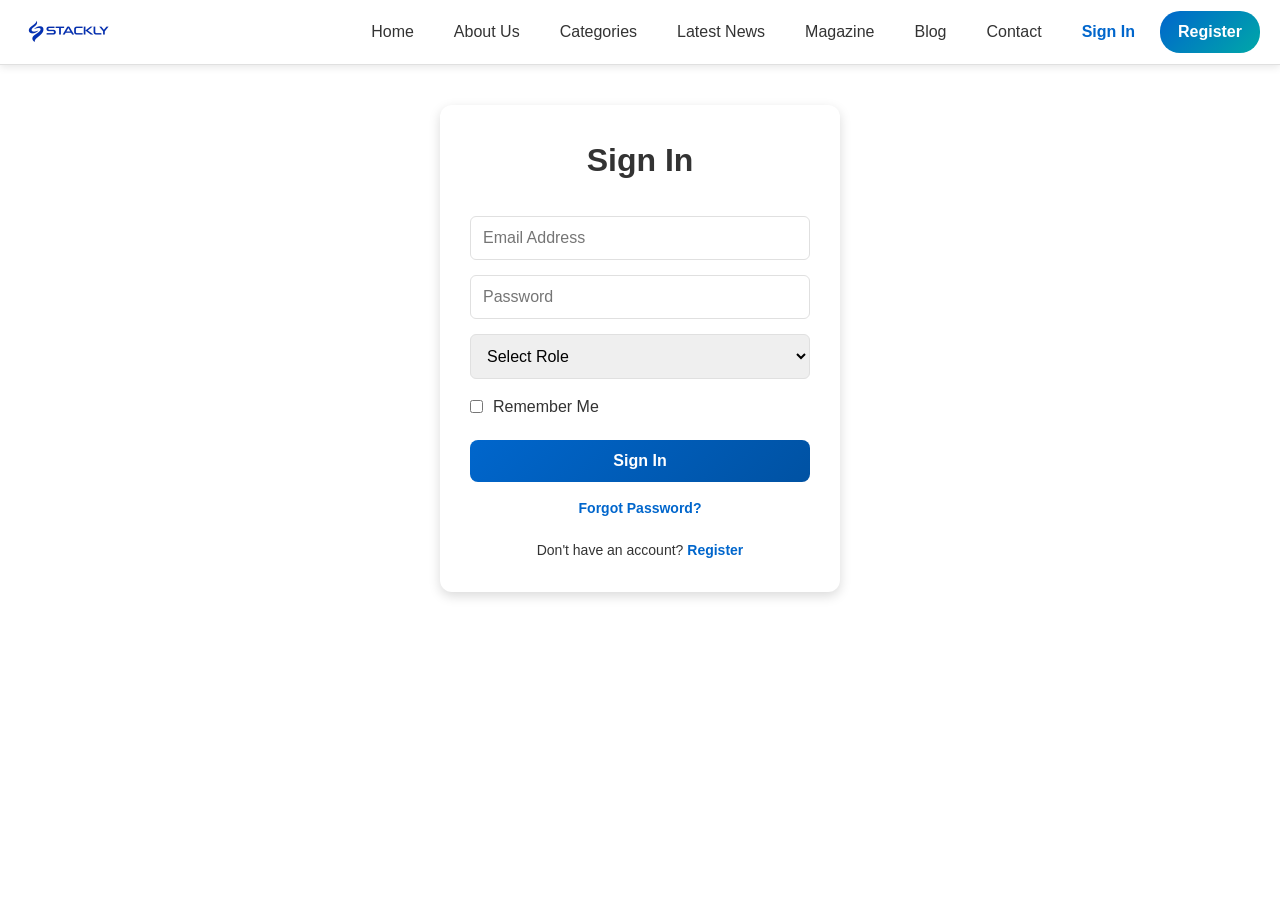
<file: editor-dashboard.html>
﻿<!DOCTYPE html>
<html lang="en">
<head>
    <meta charset="UTF-8">
    <meta name="viewport" content="width=device-width, initial-scale=1.0">
    <title>Editor Dashboard - NewsHub</title>
    <link rel="stylesheet" href="styles.css">
</head>
<body class="dashboard-page">
    <nav>
        <div class="nav-container">
            <a class="logo" href="index.html"><img src="stackly-logo.webp" alt="NewsHub" style="height:64px;width:auto;vertical-align:middle;"></a>

            <div class="nav-menu" id="navMenu">
                <a href="editor-dashboard.html" class="current">Dashboard</a>
            </div>

            <button class="hamburger" id="hamburger" onclick="toggleMenu()">
                <span></span>
                <span></span>
                <span></span>
            </button>
        </div>
    </nav>

    <main id="content">
        <div class="container">
            <div class="dashboard-header">
                <div>
                    <h1>Editor Dashboard 📊</h1>
                    <p>Performance analytics and content management</p>
                </div>
                <a href="#" id="signOutBtn" class="btn btn-primary" onclick="event.preventDefault(); Auth.logout();">Sign Out</a>
            </div>

            <!-- Row 1 — Core Stats -->
            <div class="grid-4">
                <div class="dashboard-card" style="border-top-color: var(--primary);">
                    <div class="icon">📝</div>
                    <div class="title">Total Articles</div>
                    <div class="value" style="color: var(--teal);">156</div>
                    <p style="font-size: 12px; color: var(--darkGray); margin-top: 5px;">+12 this month</p>
                </div>
                <div class="dashboard-card" style="border-top-color: var(--primary);">
                    <div class="icon">✅</div>
                    <div class="title">Published Posts</div>
                    <div class="value" style="color: var(--teal);">142</div>
                    <p style="font-size: 12px; color: var(--darkGray); margin-top: 5px;">+8 this month</p>
                </div>
                <div class="dashboard-card" style="border-top-color: var(--primary);">
                    <div class="icon">📋</div>
                    <div class="title">Draft Articles</div>
                    <div class="value" style="color: var(--teal);">14</div>
                    <p style="font-size: 12px; color: var(--darkGray); margin-top: 5px;">In progress</p>
                </div>
                <div class="dashboard-card" style="border-top-color: var(--primary);">
                    <div class="icon">👁️</div>
                    <div class="title">Monthly Views</div>
                    <div class="value" style="color: var(--teal);">45.2K</div>
                    <p style="font-size: 12px; color: var(--darkGray); margin-top: 5px;">+15% increase</p>
                </div>
            </div>

            <!-- Row 2 — Extended Stats -->
            <div class="grid-4 dashboard-stats-row">
                <div class="dashboard-card">
                    <div class="icon">📰</div>
                    <div class="title">Latest News Stats</div>
                    <div class="value">2,547</div>
                    <p style="font-size: 12px; color: var(--darkGray); margin-top: 5px;">Total articles live</p>
                </div>
                <div class="dashboard-card">
                    <div class="icon">📖</div>
                    <div class="title">Magazine Issues</div>
                    <div class="value">18</div>
                    <p style="font-size: 12px; color: var(--darkGray); margin-top: 5px;">Published editions</p>
                </div>
                <div class="dashboard-card">
                    <div class="icon">🔔</div>
                    <div class="title">Notifications</div>
                    <div class="value">5</div>
                    <p style="font-size: 12px; color: var(--darkGray); margin-top: 5px;">Pending actions</p>
                </div>
                <div class="dashboard-card">
                    <div class="icon">📥</div>
                    <div class="title">Downloads</div>
                    <div class="value">3.2K</div>
                    <p style="font-size: 12px; color: var(--darkGray); margin-top: 5px;">Magazine downloads</p>
                </div>
            </div>

            <div class="grid-2">
                <div>
                    <h2>📈 Performance Metrics</h2>
                    <div style="background: white; padding: 30px; border-radius: 8px; text-align: center; height: 300px; display: flex; align-items: center; justify-content: center; color: var(--darkGray); font-size: 18px;">📊 Monthly Performance Chart</div>
                </div>
                <div>
                    <h2>🔝 Top Performing Articles</h2>
                    <div>
                        <div style="padding: 15px; background: white; border-radius: 6px; margin-bottom: 15px; display: flex; justify-content: space-between;">
                            <p style="font-weight: 600; flex-grow: 1;">Revolutionary AI Technology</p>
                            <span style="color: var(--primary); font-weight: bold;">125.4K</span>
                        </div>

                        <div style="padding: 15px; background: white; border-radius: 6px; margin-bottom: 15px; display: flex; justify-content: space-between;">
                            <p style="font-weight: 600; flex-grow: 1;">Economic Growth Surpasses Expectations</p>
                            <span style="color: var(--primary); font-weight: bold;">98.2K</span>
                        </div>

                        <div style="padding: 15px; background: white; border-radius: 6px; margin-bottom: 15px; display: flex; justify-content: space-between;">
                            <p style="font-weight: 600; flex-grow: 1;">Champion Wins Historic Olympic Medal</p>
                            <span style="color: var(--primary); font-weight: bold;">156.8K</span>
                        </div>
                    </div>
                </div>
            </div>

            <h2 style="margin-top: 60px;"><span class="section-icon">📊</span>Latest News Statistics</h2>
            <div class="grid-2" style="margin-top: 20px;">
                <div style="background: white; padding: 25px; border-radius: 8px; box-shadow: 0 2px 8px rgba(0,0,0,0.1);">
                    <h3 style="font-size: 16px; margin-bottom: 15px; color: var(--primary);">Articles by Category</h3>
                    <div style="display: flex; justify-content: space-between; padding: 10px 0; border-bottom: 1px solid var(--border);">
                        <span>Technology</span><span style="font-weight: bold; color: var(--primary);">38 articles</span>
                    </div>
                    <div style="display: flex; justify-content: space-between; padding: 10px 0; border-bottom: 1px solid var(--border);">
                        <span>Business</span><span style="font-weight: bold; color: var(--primary);">29 articles</span>
                    </div>
                    <div style="display: flex; justify-content: space-between; padding: 10px 0; border-bottom: 1px solid var(--border);">
                        <span>World News</span><span style="font-weight: bold; color: var(--primary);">24 articles</span>
                    </div>
                    <div style="display: flex; justify-content: space-between; padding: 10px 0;">
                        <span>Sports</span><span style="font-weight: bold; color: var(--primary);">21 articles</span>
                    </div>
                </div>
                <div style="background: white; padding: 25px; border-radius: 8px; box-shadow: 0 2px 8px rgba(0,0,0,0.1);">
                    <h3 style="font-size: 16px; margin-bottom: 15px; color: var(--teal);">Magazine Statistics</h3>
                    <div style="display: flex; justify-content: space-between; padding: 10px 0; border-bottom: 1px solid var(--border);">
                        <span>Total Issues</span><span style="font-weight: bold; color: var(--teal);">18</span>
                    </div>
                    <div style="display: flex; justify-content: space-between; padding: 10px 0; border-bottom: 1px solid var(--border);">
                        <span>Total Downloads</span><span style="font-weight: bold; color: var(--teal);">3,210</span>
                    </div>
                    <div style="display: flex; justify-content: space-between; padding: 10px 0; border-bottom: 1px solid var(--border);">
                        <span>Active Subscribers</span><span style="font-weight: bold; color: var(--teal);">45K+</span>
                    </div>
                    <div style="display: flex; justify-content: space-between; padding: 10px 0;">
                        <span>Best Performing</span><span style="font-weight: bold; color: green;">May 2026</span>
                    </div>
                </div>
            </div>

            <h2 style="margin-top: 60px;"><span class="section-icon">📝</span>Recent Articles</h2>
            <div class="news-item" style="border-left: 4px solid var(--teal); margin-bottom: 15px;">
                <div class="news-content">
                    <h3 style="font-size: 18px;">Article 1 Title</h3>
                    <p style="font-size: 12px; color: var(--darkGray); margin-top: 5px;">Published 1 days ago • 130K views</p>
                    <button type="button" class="read-more" style="margin-top: 10px;">Edit →</button>
                </div>
            </div>

            <div class="news-item" style="border-left: 4px solid var(--teal); margin-bottom: 15px;">
                <div class="news-content">
                    <h3 style="font-size: 18px;">Article 2 Title</h3>
                    <p style="font-size: 12px; color: var(--darkGray); margin-top: 5px;">Published 2 days ago • 110K views</p>
                    <button type="button" class="read-more" style="margin-top: 10px;">Edit →</button>
                </div>
            </div>

            <div class="news-item" style="border-left: 4px solid var(--teal); margin-bottom: 15px;">
                <div class="news-content">
                    <h3 style="font-size: 18px;">Article 3 Title</h3>
                    <p style="font-size: 12px; color: var(--darkGray); margin-top: 5px;">Published 3 days ago • 90K views</p>
                    <button type="button" class="read-more" style="margin-top: 10px;">Edit →</button>
                </div>
            </div>

            <div class="news-item" style="border-left: 4px solid var(--teal); margin-bottom: 15px;">
                <div class="news-content">
                    <h3 style="font-size: 18px;">Article 4 Title</h3>
                    <p style="font-size: 12px; color: var(--darkGray); margin-top: 5px;">Published 4 days ago • 70K views</p>
                    <button type="button" class="read-more" style="margin-top: 10px;">Edit →</button>
                </div>
            </div>

            <div style="height: 60px;"></div>
        </div>
    </main>

    <script src="auth.js"></script>
    <script src="script.js"></script>
</body>
</html>
</file>
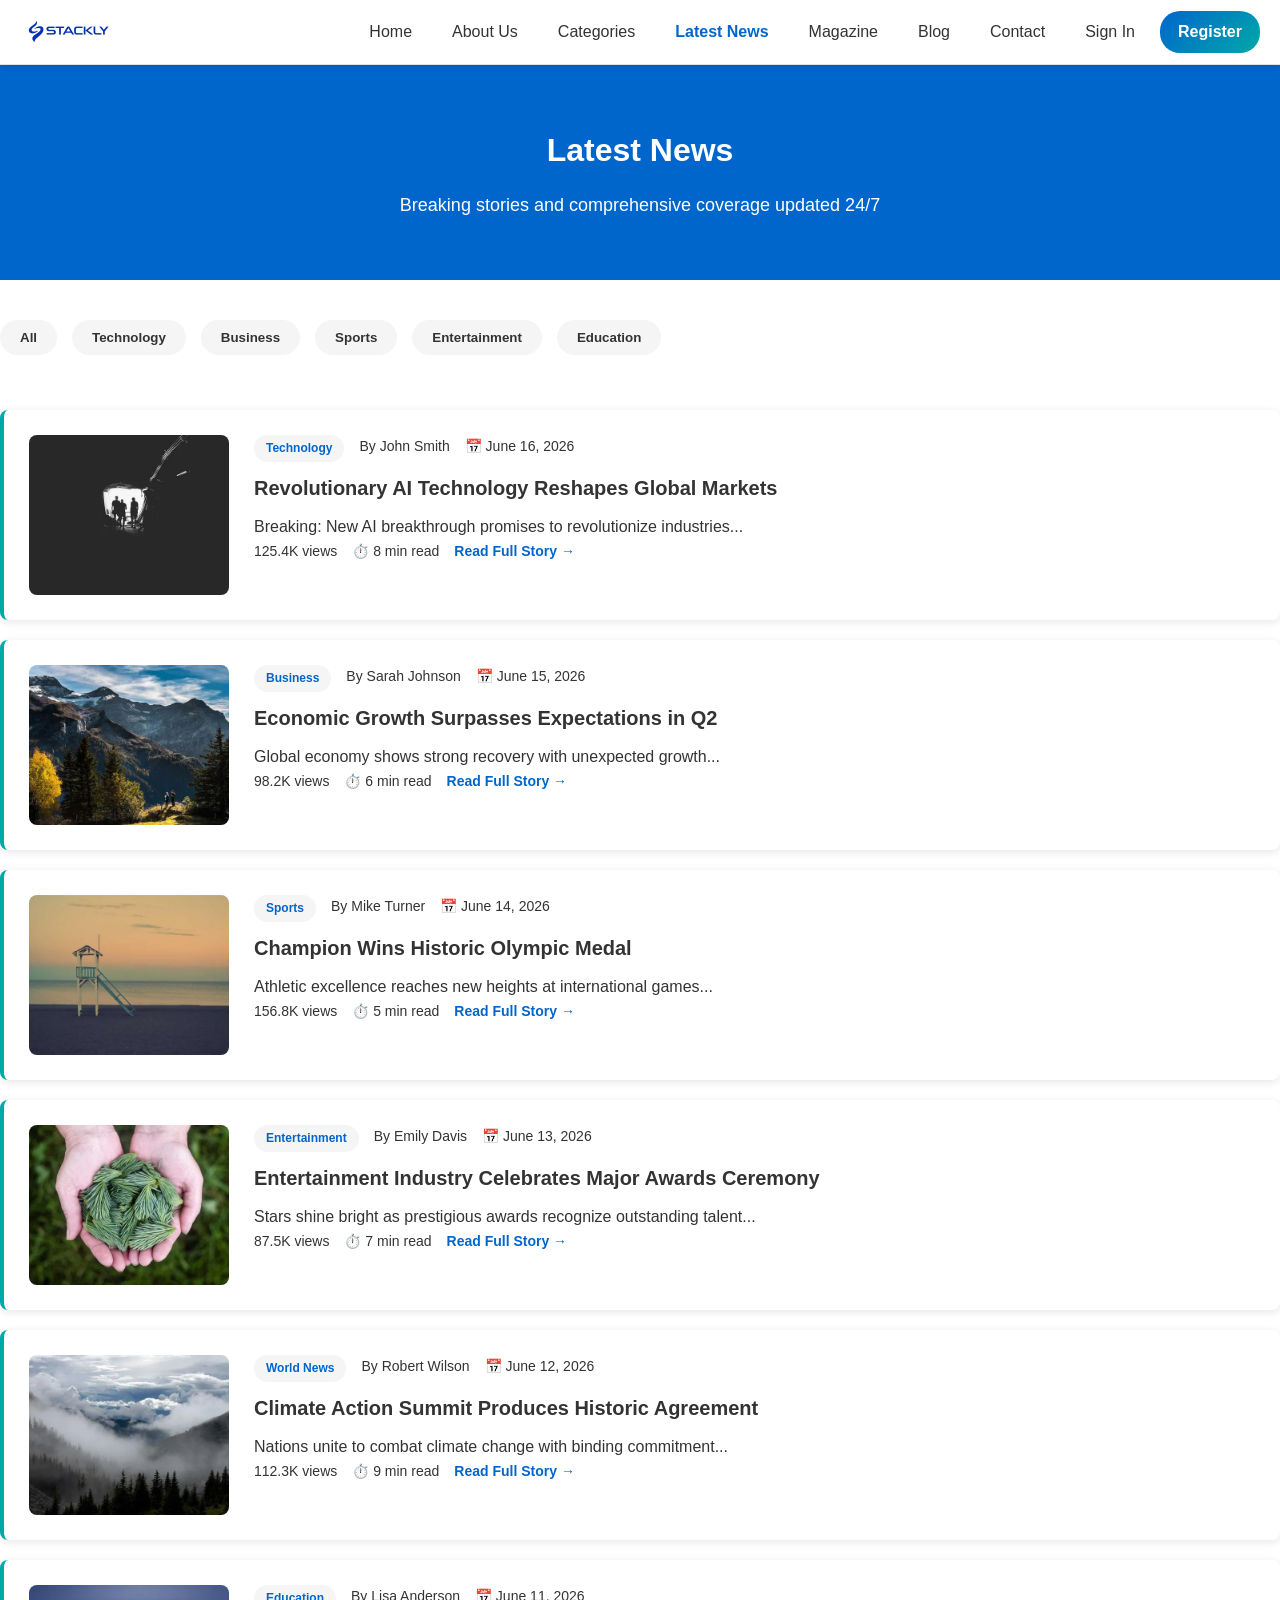
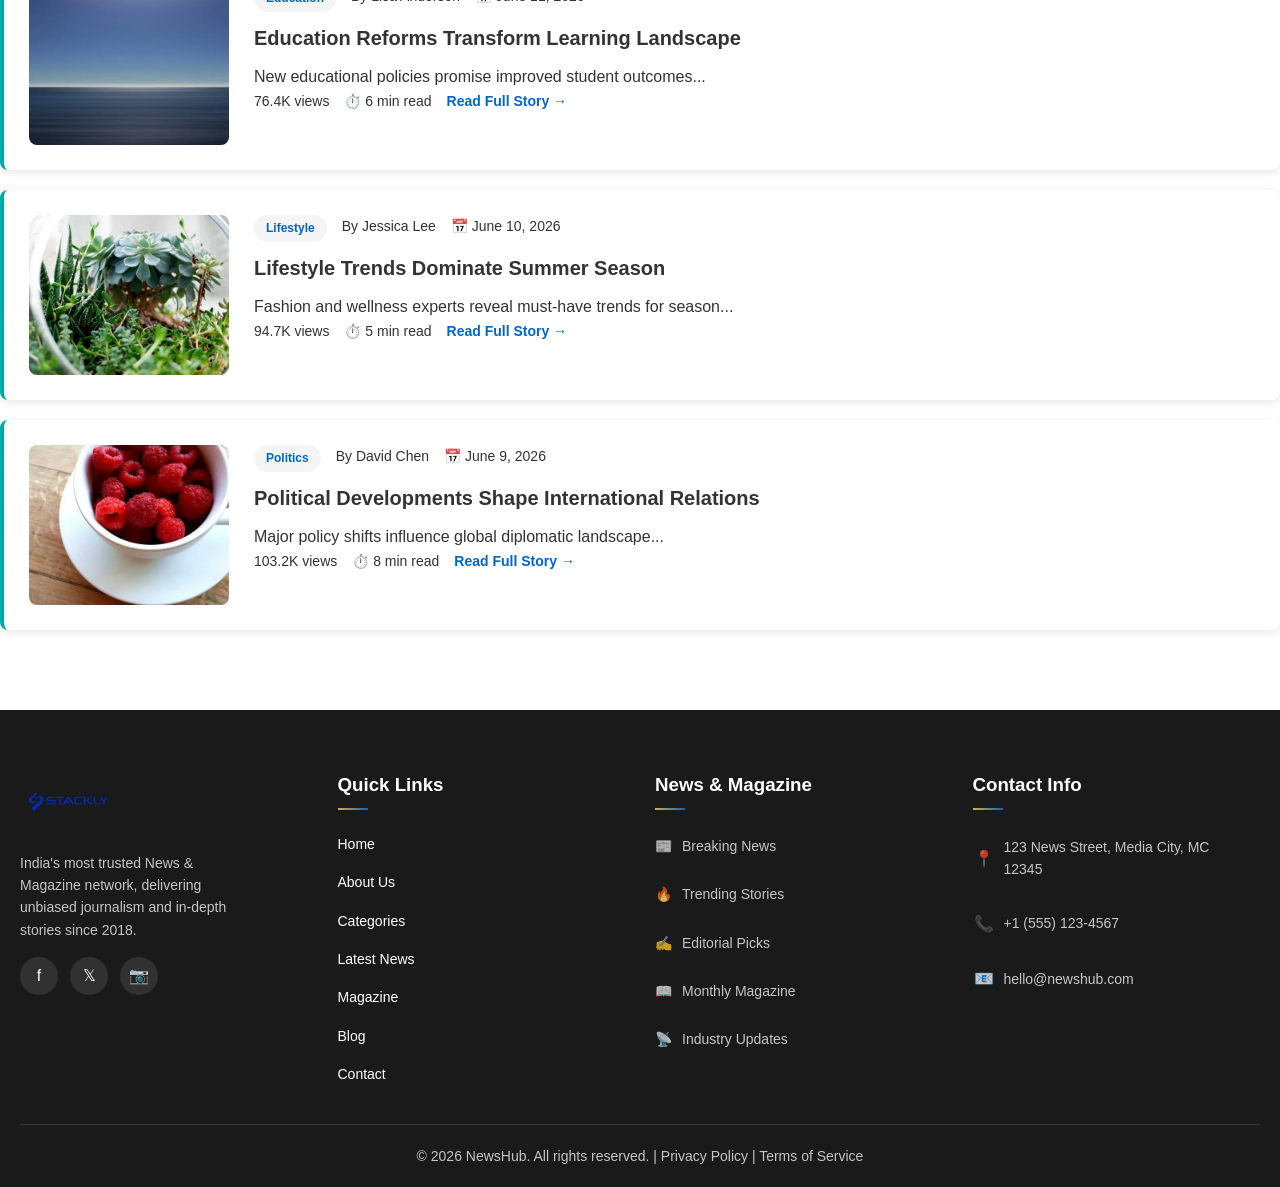
<file: latest.html>
﻿<!DOCTYPE html>
<html lang="en">
<head>
    <meta charset="UTF-8">
    <meta name="viewport" content="width=device-width, initial-scale=1.0">
    <title>Latest News - NewsHub</title>
    <link rel="stylesheet" href="styles.css">
</head>
<body>
    <nav>
        <div class="nav-container">
            <a class="logo" href="index.html"><img src="stackly-logo.webp" alt="NewsHub" style="height:64px;width:auto;vertical-align:middle;"></a>

            <div class="nav-menu" id="navMenu">
                <a href="index.html">Home</a>
                <a href="about.html">About Us</a>
                <a href="categories.html">Categories</a>
                <a href="latest.html" class="current">Latest News</a>
                <a href="magazine.html">Magazine</a>
                <a href="blog.html">Blog</a>
                <a href="contact.html">Contact</a>
                <a href="signin.html">Sign In</a>
                <a href="register.html" class="nav-register">Register</a>
            </div>

            <button class="hamburger" id="hamburger" onclick="toggleMenu()">
                <span></span>
                <span></span>
                <span></span>
            </button>
        </div>
    </nav>

    <main id="content">
        <div style="background-color: var(--primary); color: white; padding: 60px 20px; text-align: center;">
            <div class="container">
                <h1>Latest News</h1>
                <p style="font-size: 18px; margin-top: 15px;">Breaking stories and comprehensive coverage updated 24/7</p>
            </div>
        </div>

        <!<div class="container">
            <div style="display: flex; gap: 15px; margin: 40px 0; overflow-x: auto; padding-bottom: 15px;">
                <button type="button" style="background-color: var(--lightGray); color: var(--darkGray); padding: 10px 20px; border-radius: 20px; border: none; font-weight: 600; cursor: pointer; white-space: nowrap;">All</button>
                <button type="button" style="background-color: var(--lightGray); color: var(--darkGray); padding: 10px 20px; border-radius: 20px; border: none; font-weight: 600; cursor: pointer; white-space: nowrap;">Technology</button>
                <button type="button" style="background-color: var(--lightGray); color: var(--darkGray); padding: 10px 20px; border-radius: 20px; border: none; font-weight: 600; cursor: pointer; white-space: nowrap;">Business</button>
                <button type="button" style="background-color: var(--lightGray); color: var(--darkGray); padding: 10px 20px; border-radius: 20px; border: none; font-weight: 600; cursor: pointer; white-space: nowrap;">Sports</button>
                <button type="button" style="background-color: var(--lightGray); color: var(--darkGray); padding: 10px 20px; border-radius: 20px; border: none; font-weight: 600; cursor: pointer; white-space: nowrap;">Entertainment</button>
                <button type="button" style="background-color: var(--lightGray); color: var(--darkGray); padding: 10px 20px; border-radius: 20px; border: none; font-weight: 600; cursor: pointer; white-space: nowrap;">Education</button>
            </div>

            <div class="news-item">
                <img src="article-1.webp" style="width:200px; height:160px; border-radius:8px; object-fit:cover; flex-shrink:0;" alt="Revolutionary AI Technology Reshapes Global Markets" loading="lazy" decoding="async" width="200" height="160">
                <div class="news-content">
                    <div class="news-meta">
                        <span class="category-badge">Technology</span>
                        <span>By John Smith</span>
                        <span>📅 June 16, 2026</span>
                    </div>
                    <h3>Revolutionary AI Technology Reshapes Global Markets</h3>
                    <p>Breaking: New AI breakthrough promises to revolutionize industries...</p>
                    <div class="news-meta">
                        <span>125.4K views</span>
                        <span>⏱️ 8 min read</span>
                        <a class="read-more" href="404.html">Read Full Story →</a>
                    </div>
                </div>
            </div>

            <div class="news-item">
                <img src="article-2.webp" style="width:200px; height:160px; border-radius:8px; object-fit:cover; flex-shrink:0;" alt="Economic Growth Surpasses Expectations in Q2" loading="lazy" decoding="async" width="200" height="160">
                <div class="news-content">
                    <div class="news-meta">
                        <span class="category-badge">Business</span>
                        <span>By Sarah Johnson</span>
                        <span>📅 June 15, 2026</span>
                    </div>
                    <h3>Economic Growth Surpasses Expectations in Q2</h3>
                    <p>Global economy shows strong recovery with unexpected growth...</p>
                    <div class="news-meta">
                        <span>98.2K views</span>
                        <span>⏱️ 6 min read</span>
                        <a class="read-more" href="404.html">Read Full Story →</a>
                    </div>
                </div>
            </div>

            <div class="news-item">
                <img src="article-3.webp" style="width:200px; height:160px; border-radius:8px; object-fit:cover; flex-shrink:0;" alt="Champion Wins Historic Olympic Medal" loading="lazy" decoding="async" width="200" height="160">
                <div class="news-content">
                    <div class="news-meta">
                        <span class="category-badge">Sports</span>
                        <span>By Mike Turner</span>
                        <span>📅 June 14, 2026</span>
                    </div>
                    <h3>Champion Wins Historic Olympic Medal</h3>
                    <p>Athletic excellence reaches new heights at international games...</p>
                    <div class="news-meta">
                        <span>156.8K views</span>
                        <span>⏱️ 5 min read</span>
                        <a class="read-more" href="404.html">Read Full Story →</a>
                    </div>
                </div>
            </div>

            <div class="news-item">
                <img src="article-4.webp" style="width:200px; height:160px; border-radius:8px; object-fit:cover; flex-shrink:0;" alt="Entertainment Industry Celebrates Major Awards Ceremony" loading="lazy" decoding="async" width="200" height="160">
                <div class="news-content">
                    <div class="news-meta">
                        <span class="category-badge">Entertainment</span>
                        <span>By Emily Davis</span>
                        <span>📅 June 13, 2026</span>
                    </div>
                    <h3>Entertainment Industry Celebrates Major Awards Ceremony</h3>
                    <p>Stars shine bright as prestigious awards recognize outstanding talent...</p>
                    <div class="news-meta">
                        <span>87.5K views</span>
                        <span>⏱️ 7 min read</span>
                        <a class="read-more" href="404.html">Read Full Story →</a>
                    </div>
                </div>
            </div>

            <div class="news-item">
                <img src="article-5.webp" style="width:200px; height:160px; border-radius:8px; object-fit:cover; flex-shrink:0;" alt="Climate Action Summit Produces Historic Agreement" loading="lazy" decoding="async" width="200" height="160">
                <div class="news-content">
                    <div class="news-meta">
                        <span class="category-badge">World News</span>
                        <span>By Robert Wilson</span>
                        <span>📅 June 12, 2026</span>
                    </div>
                    <h3>Climate Action Summit Produces Historic Agreement</h3>
                    <p>Nations unite to combat climate change with binding commitment...</p>
                    <div class="news-meta">
                        <span>112.3K views</span>
                        <span>⏱️ 9 min read</span>
                        <a class="read-more" href="404.html">Read Full Story →</a>
                    </div>
                </div>
            </div>

            <div class="news-item">
                <img src="article-6.webp" style="width:200px; height:160px; border-radius:8px; object-fit:cover; flex-shrink:0;" alt="Education Reforms Transform Learning Landscape" loading="lazy" decoding="async" width="200" height="160">
                <div class="news-content">
                    <div class="news-meta">
                        <span class="category-badge">Education</span>
                        <span>By Lisa Anderson</span>
                        <span>📅 June 11, 2026</span>
                    </div>
                    <h3>Education Reforms Transform Learning Landscape</h3>
                    <p>New educational policies promise improved student outcomes...</p>
                    <div class="news-meta">
                        <span>76.4K views</span>
                        <span>⏱️ 6 min read</span>
                        <a class="read-more" href="404.html">Read Full Story →</a>
                    </div>
                </div>
            </div>

            <div class="news-item">
                <img src="article-7.webp" style="width:200px; height:160px; border-radius:8px; object-fit:cover; flex-shrink:0;" alt="Lifestyle Trends Dominate Summer Season" loading="lazy" decoding="async" width="200" height="160">
                <div class="news-content">
                    <div class="news-meta">
                        <span class="category-badge">Lifestyle</span>
                        <span>By Jessica Lee</span>
                        <span>📅 June 10, 2026</span>
                    </div>
                    <h3>Lifestyle Trends Dominate Summer Season</h3>
                    <p>Fashion and wellness experts reveal must-have trends for season...</p>
                    <div class="news-meta">
                        <span>94.7K views</span>
                        <span>⏱️ 5 min read</span>
                        <a class="read-more" href="404.html">Read Full Story →</a>
                    </div>
                </div>
            </div>

            <div class="news-item">
                <img src="article-8.webp" style="width:200px; height:160px; border-radius:8px; object-fit:cover; flex-shrink:0;" alt="Political Developments Shape International Relations" loading="lazy" decoding="async" width="200" height="160">
                <div class="news-content">
                    <div class="news-meta">
                        <span class="category-badge">Politics</span>
                        <span>By David Chen</span>
                        <span>📅 June 9, 2026</span>
                    </div>
                    <h3>Political Developments Shape International Relations</h3>
                    <p>Major policy shifts influence global diplomatic landscape...</p>
                    <div class="news-meta">
                        <span>103.2K views</span>
                        <span>⏱️ 8 min read</span>
                        <a class="read-more" href="404.html">Read Full Story →</a>
                    </div>
                </div>
            </div>
        </div>
    </main>

        <footer>
        <div class="footer-grid">
            <div>
                <a class="logo" href="index.html"><img src="stackly-logo.webp" alt="NewsHub" style="height:64px;width:auto;vertical-align:middle;"></a>
                <p style="margin-top: 10px; font-size: 14px; opacity: 0.75; max-width: 220px; line-height: 1.6;">India's most trusted News &amp; Magazine network, delivering unbiased journalism and in-depth stories since 2018.</p>
                <div style="display: flex; gap: 12px; margin-top: 16px;">
                    <a href="404.html" target="_blank" rel="noopener" class="footer-social-icon" style="width: 38px; height: 38px; border-radius: 50%; background: rgba(255,255,255,0.1); display: flex; align-items: center; justify-content: center; color: white; text-decoration: none; font-size: 16px; transition: background 0.3s;" onmouseover="this.style.background='#1877F2'" onmouseout="this.style.background='rgba(255,255,255,0.1)'">&#x66;</a>
                    <a href="404.html" target="_blank" rel="noopener" class="footer-social-icon" style="width: 38px; height: 38px; border-radius: 50%; background: rgba(255,255,255,0.1); display: flex; align-items: center; justify-content: center; color: white; text-decoration: none; font-size: 16px; transition: background 0.3s;" onmouseover="this.style.background='#000'" onmouseout="this.style.background='rgba(255,255,255,0.1)'">&#x1D54F;</a>
                    <a href="404.html" target="_blank" rel="noopener" class="footer-social-icon" style="width: 38px; height: 38px; border-radius: 50%; background: rgba(255,255,255,0.1); display: flex; align-items: center; justify-content: center; color: white; text-decoration: none; font-size: 16px; transition: background 0.3s;" onmouseover="this.style.background='#E1306C'" onmouseout="this.style.background='rgba(255,255,255,0.1)'">&#x1F4F7;</a>
                    <!-- <a href="https://www.linkedin.com/company/newshub" target="_blank" rel="noopener" class="footer-social-icon" style="width: 38px; height: 38px; border-radius: 50%; background: rgba(255,255,255,0.1); display: flex; align-items: center; justify-content: center; color: white; text-decoration: none; font-size: 16px; transition: background 0.3s;" onmouseover="this.style.background='#0A66C2'" onmouseout="this.style.background='rgba(255,255,255,0.1)'">&#x1F4BC;</a> -->
                </div>
            </div>
            <div class="footer-section">
                <h3>Quick Links</h3>
                <a class="footer-link" href="index.html"><span>Home</span><i class="link-arrow">→</i></a>
                <a class="footer-link" href="about.html"><span>About Us</span><i class="link-arrow">→</i></a>
                <a class="footer-link" href="categories.html"><span>Categories</span><i class="link-arrow">→</i></a>
                <a class="footer-link" href="latest.html"><span>Latest News</span><i class="link-arrow">→</i></a>
                <a class="footer-link" href="magazine.html"><span>Magazine</span><i class="link-arrow">→</i></a>
                <a class="footer-link" href="blog.html"><span>Blog</span><i class="link-arrow">→</i></a>
                <a class="footer-link" href="contact.html"><span>Contact</span><i class="link-arrow">→</i></a>
            </div>
            <div class="footer-section">
                <h3>News &amp; Magazine</h3>
                <div class="newsroom-link"><span class="newsroom-icon">📰</span><span>Breaking News</span></div>
                <div class="newsroom-link"><span class="newsroom-icon">🔥</span><span>Trending Stories</span></div>
                <div class="newsroom-link"><span class="newsroom-icon">✍️</span><span>Editorial Picks</span></div>
                <div class="newsroom-link"><span class="newsroom-icon">📖</span><span>Monthly Magazine</span></div>
                <div class="newsroom-link"><span class="newsroom-icon">📡</span><span>Industry Updates</span></div>
            </div>
            <div class="footer-section">
                <h3>Contact Info</h3>
                <div class="contact-item"><span class="contact-icon">📍</span><span>123 News Street, Media City, MC 12345</span></div>
                <div class="contact-item"><span class="contact-icon">📞</span><span>+1 (555) 123-4567</span></div>
                <div class="contact-item"><span class="contact-icon">📧</span><span>hello@newshub.com</span></div>
            </div>
        </div>
        <div class="footer-bottom">
            <p>&copy; 2026 NewsHub. All rights reserved. | Privacy Policy | Terms of Service</p>
        </div>
    </footer>

    <script src="auth.js"></script>
    <script src="script.js"></script>
</body>
</html>
</file>
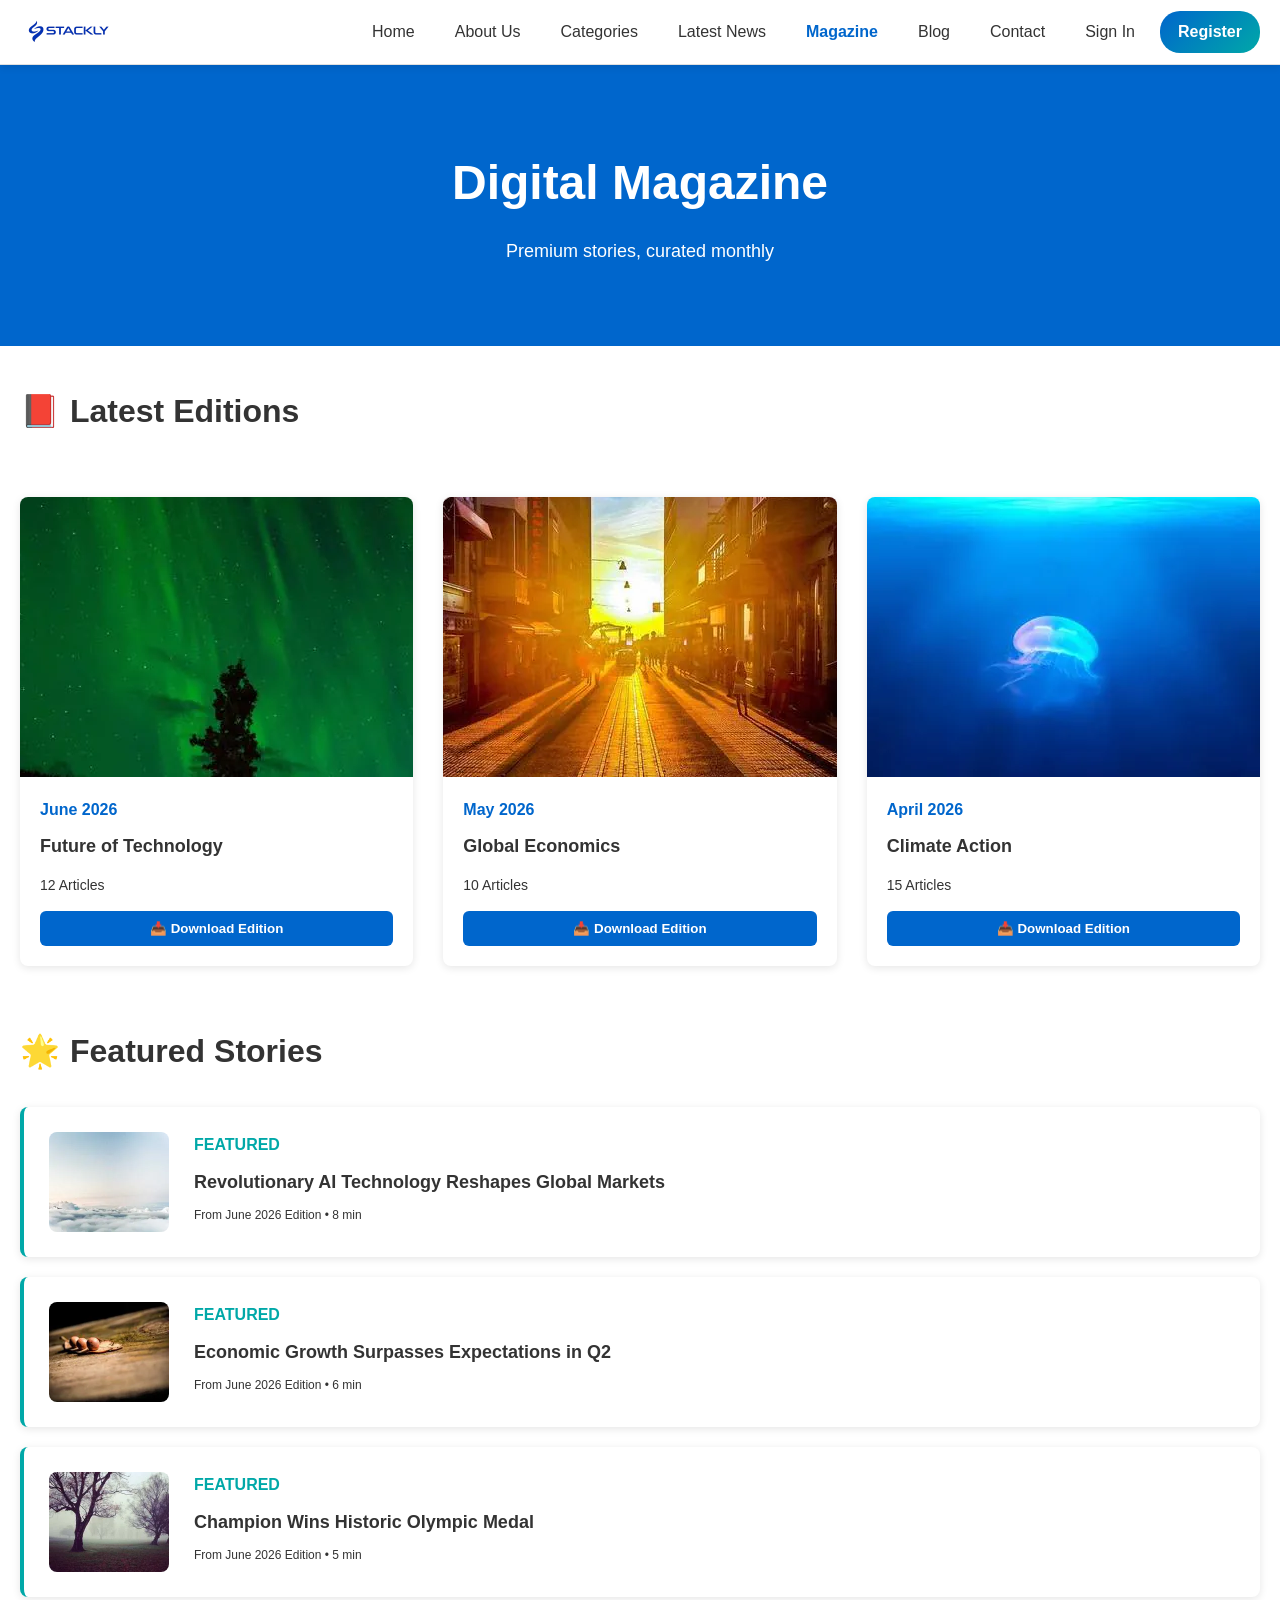
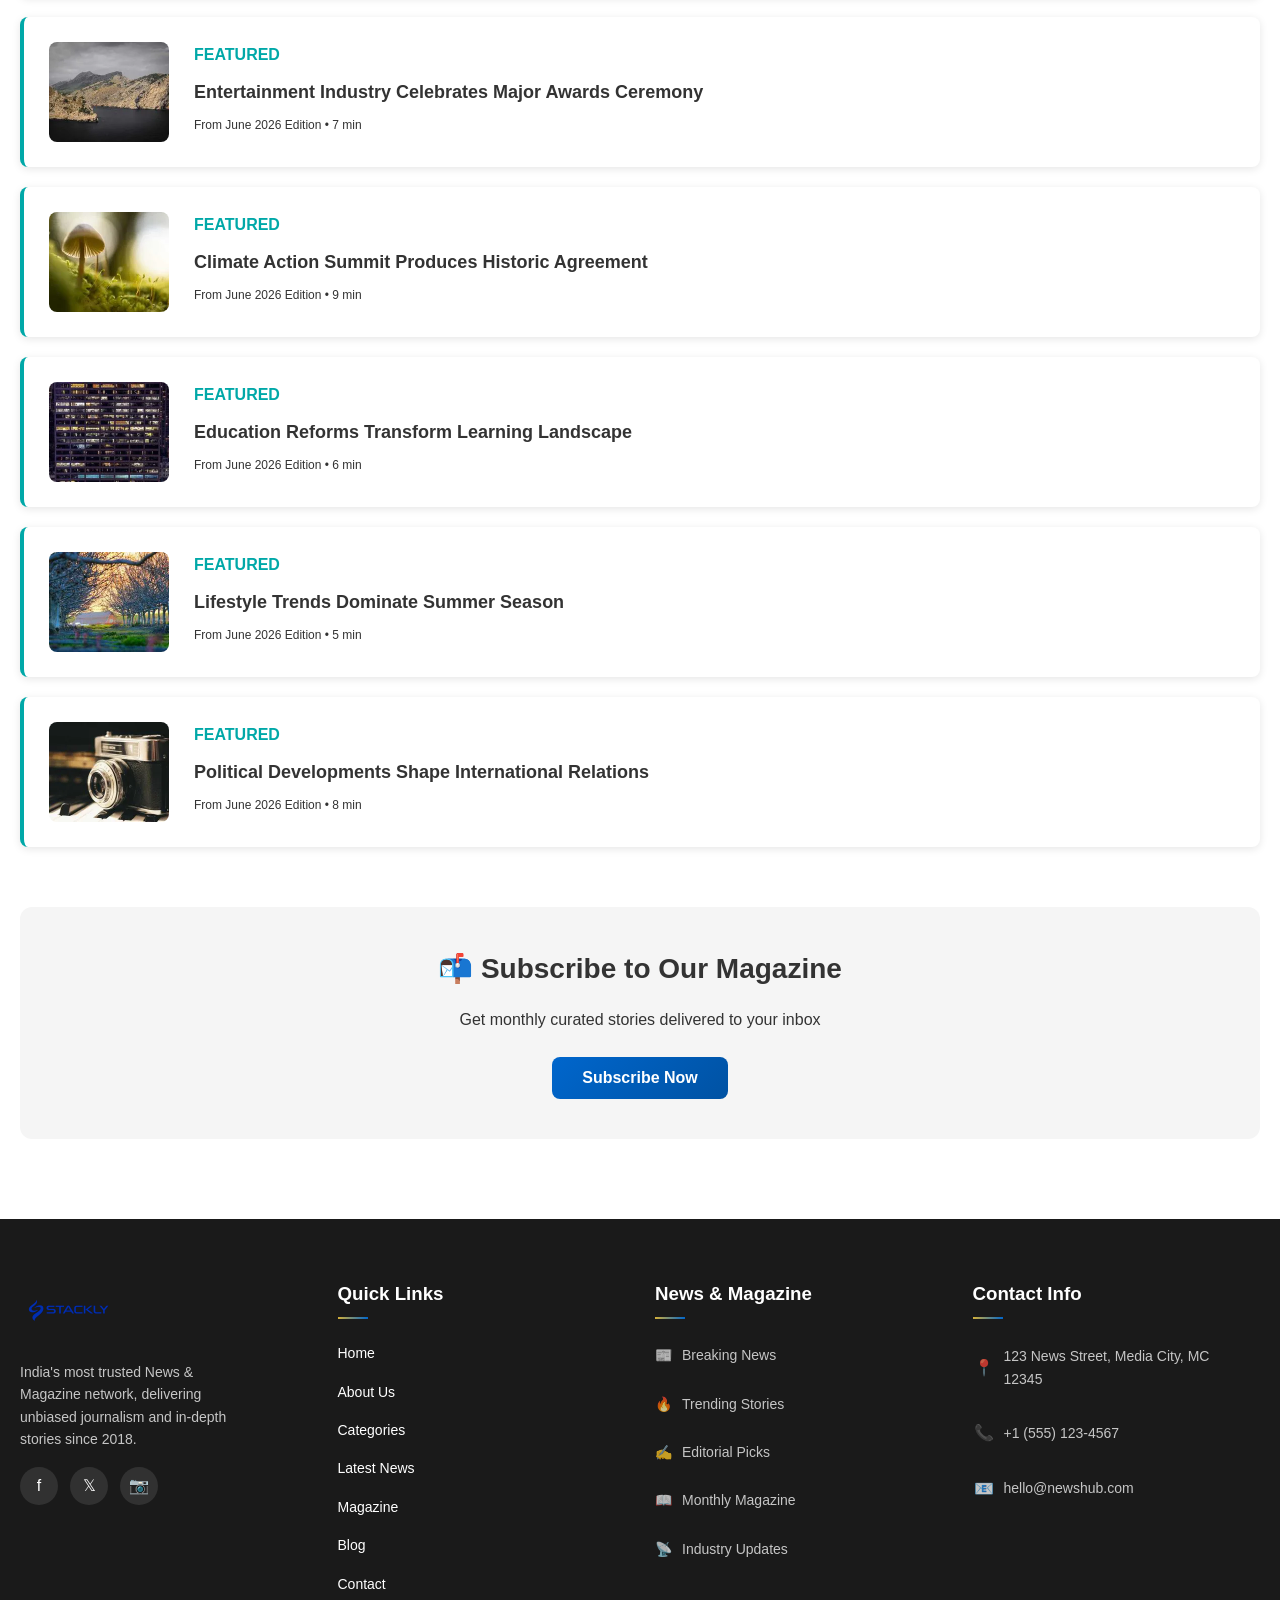
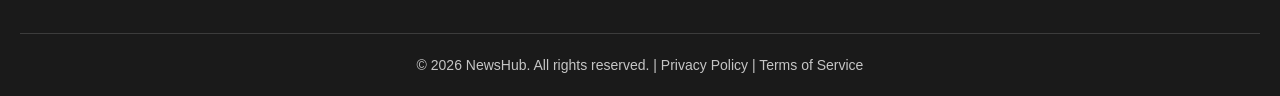
<file: magazine.html>
﻿<!DOCTYPE html>
<html lang="en">
<head>
    <meta charset="UTF-8">
    <meta name="viewport" content="width=device-width, initial-scale=1.0">
    <title>Digital Magazine - NewsHub</title>
    <link rel="stylesheet" href="styles.css">
</head>
<body>
    <nav>
        <div class="nav-container">
            <a class="logo" href="index.html"><img src="stackly-logo.webp" alt="NewsHub" style="height:64px;width:auto;vertical-align:middle;"></a>

            <div class="nav-menu" id="navMenu">
                <a href="index.html">Home</a>
                <a href="about.html">About Us</a>
                <a href="categories.html">Categories</a>
                <a href="latest.html">Latest News</a>
                <a href="magazine.html" class="current">Magazine</a>
                <a href="blog.html">Blog</a>
                <a href="contact.html">Contact</a>
                <a href="signin.html">Sign In</a>
                <a href="register.html" class="nav-register">Register</a>
            </div>

            <button class="hamburger" id="hamburger" onclick="toggleMenu()">
                <span></span>
                <span></span>
                <span></span>
            </button>
        </div>
    </nav>

    <main id="content">
        <div style="background-color: var(--primary); color: white; padding: 80px 20px; text-align: center;">
            <div class="container">
                <h1 style="font-size: 48px;">Digital Magazine</h1>
                <p style="font-size: 18px; margin-top: 15px;">Premium stories, curated monthly</p>
            </div>
        </div>

        <div class="container">
            <h2><span class="section-icon">📕</span>Latest Editions</h2>
            <div class="grid-3">
                <div class="article-card">
                    <img src="magazine-1.webp" style="width:100%; height:280px; object-fit:cover;" alt="Future of Technology" loading="lazy" decoding="async" width="400" height="280">
                    <div class="article-card-content">
                        <div style="color: var(--primary); font-weight: bold; margin-bottom: 10px;">June 2026</div>
                        <h3 style="margin-bottom: 15px;">Future of Technology</h3>
                        <p style="margin-bottom: 15px;">12 Articles</p>
                        <button type="button" style="width: 100%; background-color: var(--primary); color: white; padding: 10px; border: none; border-radius: 6px; font-weight: 600; cursor: pointer;">📥 Download Edition</button>
                    </div>
                </div>

                <div class="article-card">
                    <img src="magazine-2.webp" style="width:100%; height:280px; object-fit:cover;" alt="Global Economics" loading="lazy" decoding="async" width="400" height="280">
                    <div class="article-card-content">
                        <div style="color: var(--primary); font-weight: bold; margin-bottom: 10px;">May 2026</div>
                        <h3 style="margin-bottom: 15px;">Global Economics</h3>
                        <p style="margin-bottom: 15px;">10 Articles</p>
                        <button type="button" style="width: 100%; background-color: var(--primary); color: white; padding: 10px; border: none; border-radius: 6px; font-weight: 600; cursor: pointer;">📥 Download Edition</button>
                    </div>
                </div>

                <div class="article-card">
                    <img src="magazine-3.webp" style="width:100%; height:280px; object-fit:cover;" alt="Climate Action" loading="lazy" decoding="async" width="400" height="280">
                    <div class="article-card-content">
                        <div style="color: var(--primary); font-weight: bold; margin-bottom: 10px;">April 2026</div>
                        <h3 style="margin-bottom: 15px;">Climate Action</h3>
                        <p style="margin-bottom: 15px;">15 Articles</p>
                        <button type="button" style="width: 100%; background-color: var(--primary); color: white; padding: 10px; border: none; border-radius: 6px; font-weight: 600; cursor: pointer;">📥 Download Edition</button>
                    </div>
                </div>
            </div>

            <h2><span class="section-icon">🌟</span>Featured Stories</h2>
            <div class="news-item" style="display: flex; gap: 25px; margin-bottom: 20px;">
                <img src="magazine-thumb-1.webp" style="width:120px; height:100px; border-radius:8px; object-fit:cover; flex-shrink:0;" alt="Revolutionary AI Technology Reshapes Global Markets" loading="lazy" decoding="async" width="120" height="100">
                <div class="news-content">
                    <span style="color: var(--teal); font-weight: bold;">FEATURED</span>
                    <h3 style="margin-top: 10px; font-size: 18px;"><a href="article.html?id=1" style="color: inherit; text-decoration: none;">Revolutionary AI Technology Reshapes Global Markets</a></h3>
                    <p style="color: var(--darkGray); font-size: 12px; margin-top: 8px;">From June 2026 Edition • 8 min</p>
                </div>
            </div>

            <div class="news-item" style="display: flex; gap: 25px; margin-bottom: 20px;">
                <img src="magazine-thumb-2.webp" style="width:120px; height:100px; border-radius:8px; object-fit:cover; flex-shrink:0;" alt="Economic Growth Surpasses Expectations in Q2" loading="lazy" decoding="async" width="120" height="100">
                <div class="news-content">
                    <span style="color: var(--teal); font-weight: bold;">FEATURED</span>
                    <h3 style="margin-top: 10px; font-size: 18px;"><a href="article.html?id=2" style="color: inherit; text-decoration: none;">Economic Growth Surpasses Expectations in Q2</a></h3>
                    <p style="color: var(--darkGray); font-size: 12px; margin-top: 8px;">From June 2026 Edition • 6 min</p>
                </div>
            </div>

            <div class="news-item" style="display: flex; gap: 25px; margin-bottom: 20px;">
                <img src="magazine-thumb-3.webp" style="width:120px; height:100px; border-radius:8px; object-fit:cover; flex-shrink:0;" alt="Champion Wins Historic Olympic Medal" loading="lazy" decoding="async" width="120" height="100">
                <div class="news-content">
                    <span style="color: var(--teal); font-weight: bold;">FEATURED</span>
                    <h3 style="margin-top: 10px; font-size: 18px;"><a href="article.html?id=3" style="color: inherit; text-decoration: none;">Champion Wins Historic Olympic Medal</a></h3>
                    <p style="color: var(--darkGray); font-size: 12px; margin-top: 8px;">From June 2026 Edition • 5 min</p>
                </div>
            </div>

            <div class="news-item" style="display: flex; gap: 25px; margin-bottom: 20px;">
                <img src="magazine-thumb-4.webp" style="width:120px; height:100px; border-radius:8px; object-fit:cover; flex-shrink:0;" alt="Entertainment Industry Celebrates Major Awards Ceremony" loading="lazy" decoding="async" width="120" height="100">
                <div class="news-content">
                    <span style="color: var(--teal); font-weight: bold;">FEATURED</span>
                    <h3 style="margin-top: 10px; font-size: 18px;"><a href="article.html?id=4" style="color: inherit; text-decoration: none;">Entertainment Industry Celebrates Major Awards Ceremony</a></h3>
                    <p style="color: var(--darkGray); font-size: 12px; margin-top: 8px;">From June 2026 Edition • 7 min</p>
                </div>
            </div>

            <div class="news-item" style="display: flex; gap: 25px; margin-bottom: 20px;">
                <img src="magazine-thumb-5.webp" style="width:120px; height:100px; border-radius:8px; object-fit:cover; flex-shrink:0;" alt="Climate Action Summit Produces Historic Agreement" loading="lazy" decoding="async" width="120" height="100">
                <div class="news-content">
                    <span style="color: var(--teal); font-weight: bold;">FEATURED</span>
                    <h3 style="margin-top: 10px; font-size: 18px;"><a href="article.html?id=5" style="color: inherit; text-decoration: none;">Climate Action Summit Produces Historic Agreement</a></h3>
                    <p style="color: var(--darkGray); font-size: 12px; margin-top: 8px;">From June 2026 Edition • 9 min</p>
                </div>
            </div>

            <div class="news-item" style="display: flex; gap: 25px; margin-bottom: 20px;">
                <img src="magazine-thumb-6.webp" style="width:120px; height:100px; border-radius:8px; object-fit:cover; flex-shrink:0;" alt="Education Reforms Transform Learning Landscape" loading="lazy" decoding="async" width="120" height="100">
                <div class="news-content">
                    <span style="color: var(--teal); font-weight: bold;">FEATURED</span>
                    <h3 style="margin-top: 10px; font-size: 18px;"><a href="article.html?id=6" style="color: inherit; text-decoration: none;">Education Reforms Transform Learning Landscape</a></h3>
                    <p style="color: var(--darkGray); font-size: 12px; margin-top: 8px;">From June 2026 Edition • 6 min</p>
                </div>
            </div>

            <div class="news-item" style="display: flex; gap: 25px; margin-bottom: 20px;">
                <img src="magazine-thumb-7.webp" style="width:120px; height:100px; border-radius:8px; object-fit:cover; flex-shrink:0;" alt="Lifestyle Trends Dominate Summer Season" loading="lazy" decoding="async" width="120" height="100">
                <div class="news-content">
                    <span style="color: var(--teal); font-weight: bold;">FEATURED</span>
                    <h3 style="margin-top: 10px; font-size: 18px;"><a href="article.html?id=7" style="color: inherit; text-decoration: none;">Lifestyle Trends Dominate Summer Season</a></h3>
                    <p style="color: var(--darkGray); font-size: 12px; margin-top: 8px;">From June 2026 Edition • 5 min</p>
                </div>
            </div>

            <div class="news-item" style="display: flex; gap: 25px; margin-bottom: 20px;">
                <img src="magazine-thumb-8.webp" style="width:120px; height:100px; border-radius:8px; object-fit:cover; flex-shrink:0;" alt="Political Developments Shape International Relations" loading="lazy" decoding="async" width="120" height="100">
                <div class="news-content">
                    <span style="color: var(--teal); font-weight: bold;">FEATURED</span>
                    <h3 style="margin-top: 10px; font-size: 18px;"><a href="article.html?id=8" style="color: inherit; text-decoration: none;">Political Developments Shape International Relations</a></h3>
                    <p style="color: var(--darkGray); font-size: 12px; margin-top: 8px;">From June 2026 Edition • 8 min</p>
                </div>
            </div>

            <div style="background-color: var(--lightGray); padding: 40px; border-radius: 12px; text-align: center; margin-top: 60px;">
                <h3 style="font-size: 28px; margin-bottom: 15px;">📬 Subscribe to Our Magazine</h3>
                <p style="margin-bottom: 25px; font-size: 16px;">Get monthly curated stories delivered to your inbox</p>
                <button type="button" class="btn btn-primary">Subscribe Now</button>
            </div>
        </div>
    </main>

        <footer>
        <div class="footer-grid">
            <div>
                <a class="logo" href="index.html"><img src="stackly-logo.webp" alt="NewsHub" style="height:64px;width:auto;vertical-align:middle;"></a>
                <p style="margin-top: 10px; font-size: 14px; opacity: 0.75; max-width: 220px; line-height: 1.6;">India's most trusted News &amp; Magazine network, delivering unbiased journalism and in-depth stories since 2018.</p>
                <div style="display: flex; gap: 12px; margin-top: 16px;">
                    <a href="404.html" target="_blank" rel="noopener" class="footer-social-icon" style="width: 38px; height: 38px; border-radius: 50%; background: rgba(255,255,255,0.1); display: flex; align-items: center; justify-content: center; color: white; text-decoration: none; font-size: 16px; transition: background 0.3s;" onmouseover="this.style.background='#1877F2'" onmouseout="this.style.background='rgba(255,255,255,0.1)'">&#x66;</a>
                    <a href="404.html" target="_blank" rel="noopener" class="footer-social-icon" style="width: 38px; height: 38px; border-radius: 50%; background: rgba(255,255,255,0.1); display: flex; align-items: center; justify-content: center; color: white; text-decoration: none; font-size: 16px; transition: background 0.3s;" onmouseover="this.style.background='#000'" onmouseout="this.style.background='rgba(255,255,255,0.1)'">&#x1D54F;</a>
                    <a href="404.html" target="_blank" rel="noopener" class="footer-social-icon" style="width: 38px; height: 38px; border-radius: 50%; background: rgba(255,255,255,0.1); display: flex; align-items: center; justify-content: center; color: white; text-decoration: none; font-size: 16px; transition: background 0.3s;" onmouseover="this.style.background='#E1306C'" onmouseout="this.style.background='rgba(255,255,255,0.1)'">&#x1F4F7;</a>
                    <!-- <a href="https://www.linkedin.com/company/newshub" target="_blank" rel="noopener" class="footer-social-icon" style="width: 38px; height: 38px; border-radius: 50%; background: rgba(255,255,255,0.1); display: flex; align-items: center; justify-content: center; color: white; text-decoration: none; font-size: 16px; transition: background 0.3s;" onmouseover="this.style.background='#0A66C2'" onmouseout="this.style.background='rgba(255,255,255,0.1)'">&#x1F4BC;</a> -->
                </div>
            </div>
            <div class="footer-section">
                <h3>Quick Links</h3>
                <a class="footer-link" href="index.html"><span>Home</span><i class="link-arrow">→</i></a>
                <a class="footer-link" href="about.html"><span>About Us</span><i class="link-arrow">→</i></a>
                <a class="footer-link" href="categories.html"><span>Categories</span><i class="link-arrow">→</i></a>
                <a class="footer-link" href="latest.html"><span>Latest News</span><i class="link-arrow">→</i></a>
                <a class="footer-link" href="magazine.html"><span>Magazine</span><i class="link-arrow">→</i></a>
                <a class="footer-link" href="blog.html"><span>Blog</span><i class="link-arrow">→</i></a>
                <a class="footer-link" href="contact.html"><span>Contact</span><i class="link-arrow">→</i></a>
            </div>
            <div class="footer-section">
                <h3>News &amp; Magazine</h3>
                <div class="newsroom-link"><span class="newsroom-icon">📰</span><span>Breaking News</span></div>
                <div class="newsroom-link"><span class="newsroom-icon">🔥</span><span>Trending Stories</span></div>
                <div class="newsroom-link"><span class="newsroom-icon">✍️</span><span>Editorial Picks</span></div>
                <div class="newsroom-link"><span class="newsroom-icon">📖</span><span>Monthly Magazine</span></div>
                <div class="newsroom-link"><span class="newsroom-icon">📡</span><span>Industry Updates</span></div>
            </div>
            <div class="footer-section">
                <h3>Contact Info</h3>
                <div class="contact-item"><span class="contact-icon">📍</span><span>123 News Street, Media City, MC 12345</span></div>
                <div class="contact-item"><span class="contact-icon">📞</span><span>+1 (555) 123-4567</span></div>
                <div class="contact-item"><span class="contact-icon">📧</span><span>hello@newshub.com</span></div>
            </div>
        </div>
        <div class="footer-bottom">
            <p>&copy; 2026 NewsHub. All rights reserved. | Privacy Policy | Terms of Service</p>
        </div>
    </footer>

    <script src="auth.js"></script>
    <script src="script.js"></script>
</body>
</html>
</file>
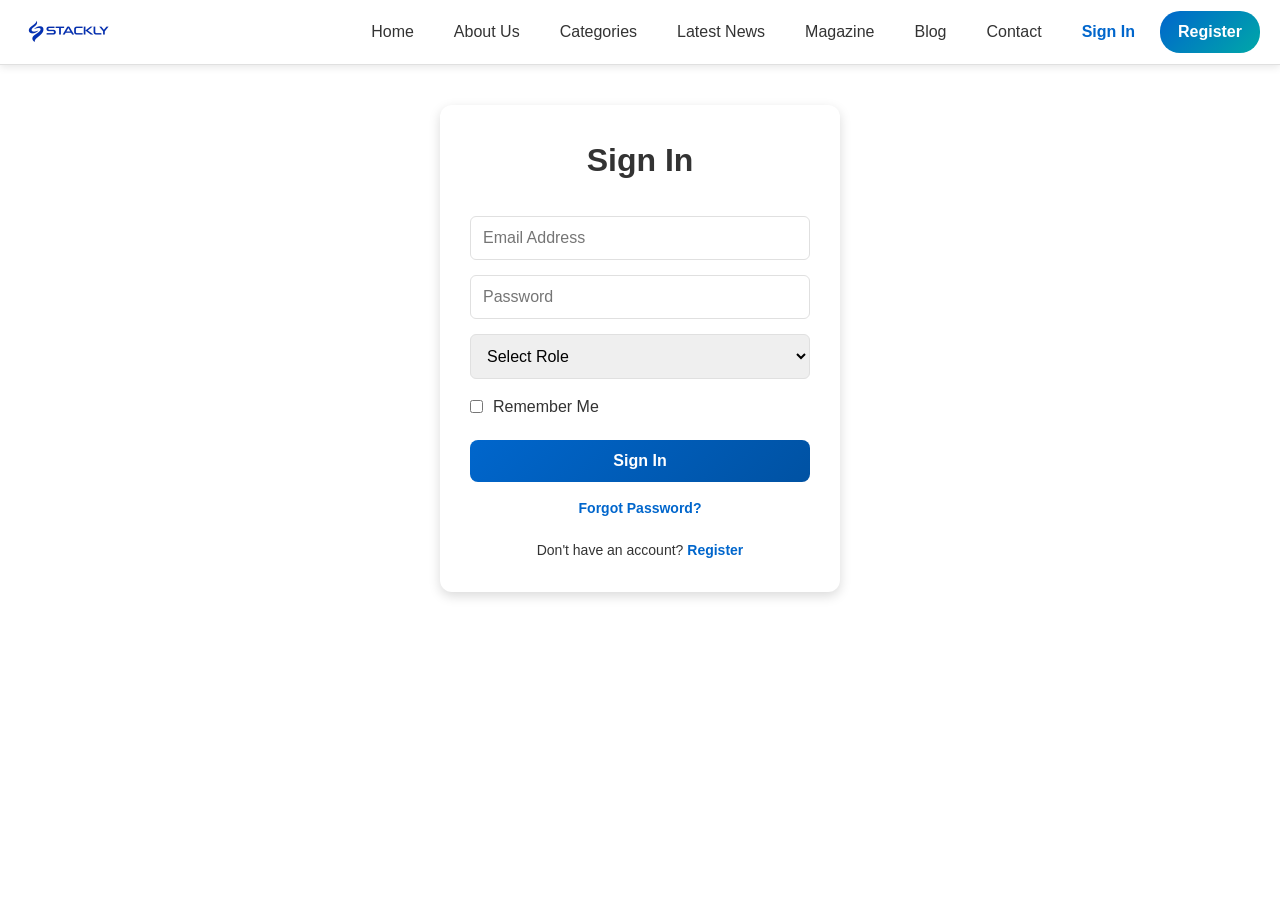
<file: reader-dashboard.html>
﻿<!DOCTYPE html>
<html lang="en">
<head>
    <meta charset="UTF-8">
    <meta name="viewport" content="width=device-width, initial-scale=1.0">
    <title>Reader Dashboard - NewsHub</title>
    <link rel="stylesheet" href="styles.css">
</head>
<body class="dashboard-page">
    <nav>
        <div class="nav-container">
            <a class="logo" href="index.html"><img src="stackly-logo.webp" alt="NewsHub" style="height:64px;width:auto;vertical-align:middle;"></a>

            <div class="nav-menu" id="navMenu">
                <a href="reader-dashboard.html" class="current">Dashboard</a>
            </div>

            <button class="hamburger" id="hamburger" onclick="toggleMenu()">
                <span></span>
                <span></span>
                <span></span>
            </button>
        </div>
    </nav>

    <main id="content">
        <div class="container">
            <div class="dashboard-header">
                <div>
                    <h1>Welcome, Reader! 👋</h1>
                    <p>Your personalized news dashboard</p>
                </div>
                <a href="#" id="signOutBtn" class="btn btn-primary" onclick="event.preventDefault(); Auth.logout();">Sign Out</a>
            </div>

            <!-- Row 1 — Core Stats -->
            <div class="grid-4">
                <div class="dashboard-card">
                    <div class="icon">💾</div>
                    <div class="title">Saved Articles</div>
                    <div class="value">24</div>
                </div>
                <div class="dashboard-card">
                    <div class="icon">⏱️</div>
                    <div class="title">Reading Time</div>
                    <div class="value">12.5h</div>
                </div>
                <div class="dashboard-card">
                    <div class="icon">🔔</div>
                    <div class="title">Notifications</div>
                    <div class="value">8</div>
                </div>
                <div class="dashboard-card">
                    <div class="icon">📬</div>
                    <div class="title">Subscriptions</div>
                    <div class="value">3</div>
                </div>
            </div>

            <!-- Row 2 — Extended Stats -->
            <div class="grid-4 dashboard-stats-row">
                <div class="dashboard-card" style="border-top-color: var(--primary);">
                    <div class="icon">📰</div>
                    <div class="title">Latest News Read</div>
                    <div class="value" style="color: var(--teal);">47</div>
                    <p style="font-size: 12px; color: var(--darkGray); margin-top: 5px;">This month</p>
                </div>
                <div class="dashboard-card" style="border-top-color: var(--primary);">
                    <div class="icon">📖</div>
                    <div class="title">Magazine Issues</div>
                    <div class="value" style="color: var(--teal);">6</div>
                    <p style="font-size: 12px; color: var(--darkGray); margin-top: 5px;">Read this year</p>
                </div>
                <div class="dashboard-card" style="border-top-color: var(--primary);">
                    <div class="icon">📥</div>
                    <div class="title">Downloads</div>
                    <div class="value" style="color: var(--teal);">12</div>
                    <p style="font-size: 12px; color: var(--darkGray); margin-top: 5px;">Articles & editions</p>
                </div>
                <div class="dashboard-card" style="border-top-color: var(--primary);">
                    <div class="icon">🕓</div>
                    <div class="title">Reading History</div>
                    <div class="value" style="color: var(--teal);">89</div>
                    <p style="font-size: 12px; color: var(--darkGray); margin-top: 5px;">Total articles</p>
                </div>
            </div>

            <h2><span class="section-icon">📖</span>Saved Articles</h2>
            <div class="news-item" style="margin-bottom: 15px;">
                <div class="news-content">
                    <h3 style="font-size: 18px;">Saved Article 1</h3>
                    <p style="font-size: 12px; color: var(--darkGray); margin-top: 5px;">Last read: 2 days ago</p>
                    <button type="button" class="read-more" style="margin-top: 10px;">Read →</button>
                </div>
            </div>

            <div class="news-item" style="margin-bottom: 15px;">
                <div class="news-content">
                    <h3 style="font-size: 18px;">Saved Article 2</h3>
                    <p style="font-size: 12px; color: var(--darkGray); margin-top: 5px;">Last read: 4 days ago</p>
                    <button type="button" class="read-more" style="margin-top: 10px;">Read →</button>
                </div>
            </div>

            <div class="news-item" style="margin-bottom: 15px;">
                <div class="news-content">
                    <h3 style="font-size: 18px;">Saved Article 3</h3>
                    <p style="font-size: 12px; color: var(--darkGray); margin-top: 5px;">Last read: 6 days ago</p>
                    <button type="button" class="read-more" style="margin-top: 10px;">Read →</button>
                </div>
            </div>

            <div class="news-item" style="margin-bottom: 15px;">
                <div class="news-content">
                    <h3 style="font-size: 18px;">Saved Article 4</h3>
                    <p style="font-size: 12px; color: var(--darkGray); margin-top: 5px;">Last read: 8 days ago</p>
                    <button type="button" class="read-more" style="margin-top: 10px;">Read →</button>
                </div>
            </div>

            <h2 style="margin-top: 60px;"><span class="section-icon">🔖</span>Reading History</h2>
            <div class="news-item" style="border-left: 4px solid var(--primary); margin-bottom: 15px;">
                <div class="news-content">
                    <p style="font-weight: 600;">Recently Read Article 1</p>
                    <p style="font-size: 12px; color: var(--darkGray);">Read on June 19, 2026</p>
                </div>
            </div>

            <div class="news-item" style="border-left: 4px solid var(--primary); margin-bottom: 15px;">
                <div class="news-content">
                    <p style="font-weight: 600;">Recently Read Article 2</p>
                    <p style="font-size: 12px; color: var(--darkGray);">Read on June 18, 2026</p>
                </div>
            </div>

            <div class="news-item" style="border-left: 4px solid var(--primary); margin-bottom: 15px;">
                <div class="news-content">
                    <p style="font-weight: 600;">Recently Read Article 3</p>
                    <p style="font-size: 12px; color: var(--darkGray);">Read on June 17, 2026</p>
                </div>
            </div>

            <h2 style="margin-top: 60px;"><span class="section-icon">📰</span>Latest News Statistics</h2>
            <div class="grid-2" style="margin-top: 20px;">
                <div style="background: white; padding: 25px; border-radius: 8px; box-shadow: 0 2px 8px rgba(0,0,0,0.1);">
                    <h3 style="font-size: 16px; margin-bottom: 15px; color: var(--primary);">Top Categories Read</h3>
                    <div style="display: flex; justify-content: space-between; padding: 10px 0; border-bottom: 1px solid var(--border);">
                        <span>Technology</span><span style="font-weight: bold; color: var(--primary);">18 articles</span>
                    </div>
                    <div style="display: flex; justify-content: space-between; padding: 10px 0; border-bottom: 1px solid var(--border);">
                        <span>Business</span><span style="font-weight: bold; color: var(--primary);">12 articles</span>
                    </div>
                    <div style="display: flex; justify-content: space-between; padding: 10px 0; border-bottom: 1px solid var(--border);">
                        <span>World News</span><span style="font-weight: bold; color: var(--primary);">9 articles</span>
                    </div>
                    <div style="display: flex; justify-content: space-between; padding: 10px 0;">
                        <span>Sports</span><span style="font-weight: bold; color: var(--primary);">8 articles</span>
                    </div>
                </div>
                <div style="background: white; padding: 25px; border-radius: 8px; box-shadow: 0 2px 8px rgba(0,0,0,0.1);">
                    <h3 style="font-size: 16px; margin-bottom: 15px; color: var(--teal);">Magazine Statistics</h3>
                    <div style="display: flex; justify-content: space-between; padding: 10px 0; border-bottom: 1px solid var(--border);">
                        <span>Issues Read</span><span style="font-weight: bold; color: var(--teal);">6</span>
                    </div>
                    <div style="display: flex; justify-content: space-between; padding: 10px 0; border-bottom: 1px solid var(--border);">
                        <span>Issues Downloaded</span><span style="font-weight: bold; color: var(--teal);">4</span>
                    </div>
                    <div style="display: flex; justify-content: space-between; padding: 10px 0; border-bottom: 1px solid var(--border);">
                        <span>Favourite Edition</span><span style="font-weight: bold; color: var(--teal);">May 2026</span>
                    </div>
                    <div style="display: flex; justify-content: space-between; padding: 10px 0;">
                        <span>Subscription Status</span><span style="font-weight: bold; color: green;">Active</span>
                    </div>
                </div>
            </div>

            <div style="height: 60px;"></div>
        </div>
    </main>

    <script src="auth.js"></script>
    <script src="script.js"></script>
</body>
</html>
</file>
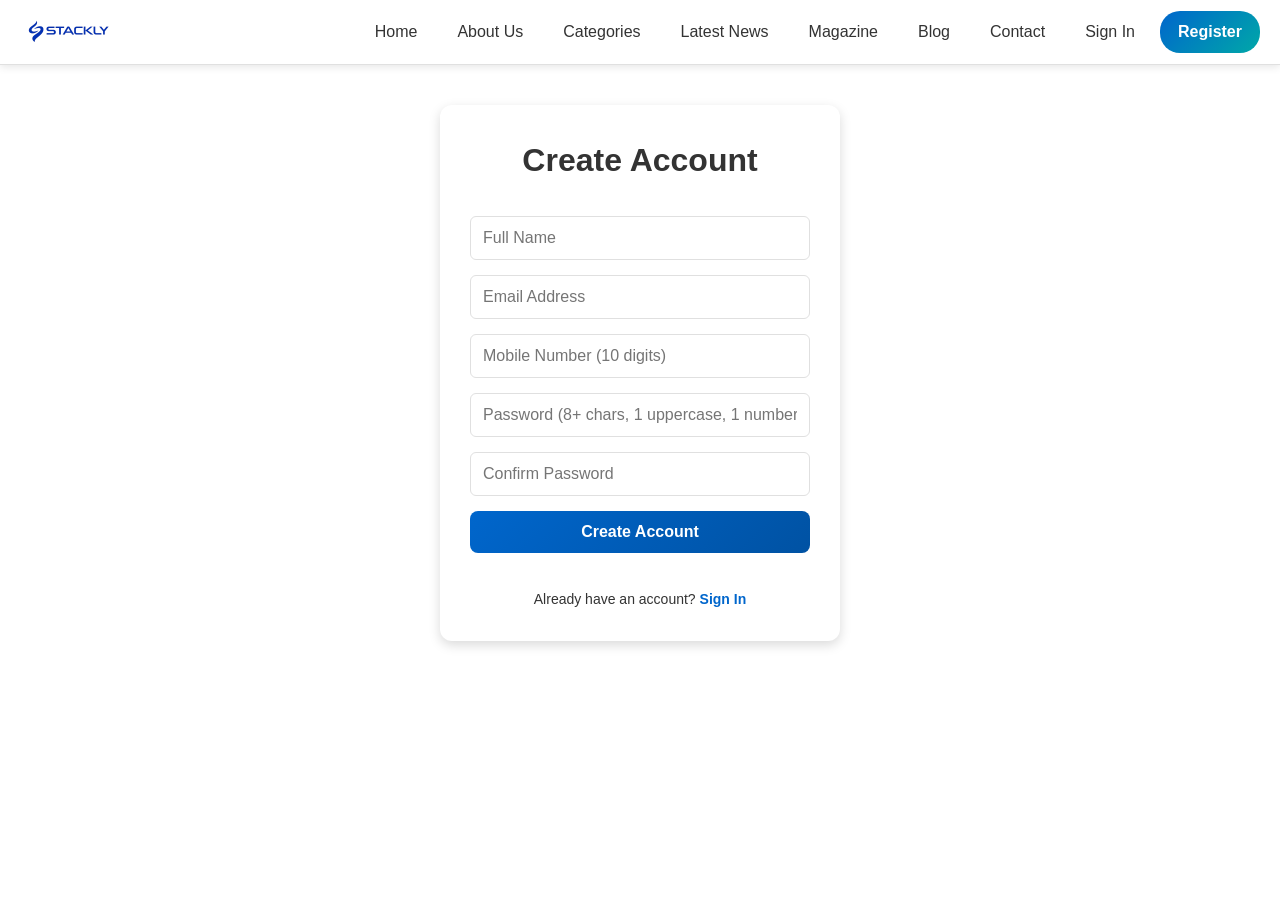
<file: register.html>
﻿<!DOCTYPE html>
<html lang="en">
<head>
    <meta charset="UTF-8">
    <meta name="viewport" content="width=device-width, initial-scale=1.0">
    <title>Register - NewsHub</title>
    <link rel="stylesheet" href="styles.css">
</head>
<body>
    <nav>
        <div class="nav-container">
            <a class="logo" href="index.html"><img src="stackly-logo.webp" alt="NewsHub" style="height:64px;width:auto;vertical-align:middle;"></a>

            <div class="nav-menu" id="navMenu">
                <a href="index.html">Home</a>
                <a href="about.html">About Us</a>
                <a href="categories.html">Categories</a>
                <a href="latest.html">Latest News</a>
                <a href="magazine.html">Magazine</a>
                <a href="blog.html">Blog</a>
                <a href="contact.html">Contact</a>
                <a href="signin.html">Sign In</a>
                <a href="register.html" class="nav-register current">Register</a>
            </div>

            <button class="hamburger" id="hamburger" onclick="toggleMenu()">
                <span></span>
                <span></span>
                <span></span>
            </button>
        </div>
    </nav>

    <main id="content">
        <!-- Registration Form -->
        <form class="signin-form" id="registerForm" novalidate>
            <h1>Create Account</h1>

            <div class="form-group">
                <input type="text" id="fullName" placeholder="Full Name" autocomplete="name">
                <div class="error-message" id="fullNameError"></div>
            </div>

            <div class="form-group">
                <input type="email" id="email" placeholder="Email Address" autocomplete="email">
                <div class="error-message" id="emailError"></div>
            </div>

            <div class="form-group">
                <input type="tel" id="mobile" placeholder="Mobile Number (10 digits)" autocomplete="tel">
                <div class="error-message" id="mobileError"></div>
            </div>

            <div class="form-group">
                <input type="password" id="password" placeholder="Password (8+ chars, 1 uppercase, 1 number)" autocomplete="new-password">
                <div class="error-message" id="passwordError"></div>
            </div>

            <div class="form-group">
                <input type="password" id="confirmPassword" placeholder="Confirm Password" autocomplete="new-password">
                <div class="error-message" id="confirmPasswordError"></div>
            </div>

            <button type="submit" class="btn btn-primary" style="width: 100%; margin-bottom: 15px;">Create Account</button>
            <p style="text-align: center; margin-top: 20px; font-size: 14px;">Already have an account? <a href="signin.html" class="read-more" style="padding: 0;">Sign In</a></p>
        </form>

        <!-- Success State (shown after successful registration) -->
        <div class="register-success" id="registerSuccess">
            <div class="success-icon">✅</div>
            <h2>Account Created!</h2>
            <p>Your account has been created successfully.</p>
            <a href="signin.html" class="btn btn-primary" style="display: inline-block; margin-top: 20px; padding: 12px 32px;">Go To Sign In</a>
            <p class="countdown-text">Redirecting to Sign In in <span id="countdown">5</span>s...</p>
        </div>
    </main>

    <script src="auth.js"></script>
    <script src="script.js"></script>
</body>
</html>
</file>
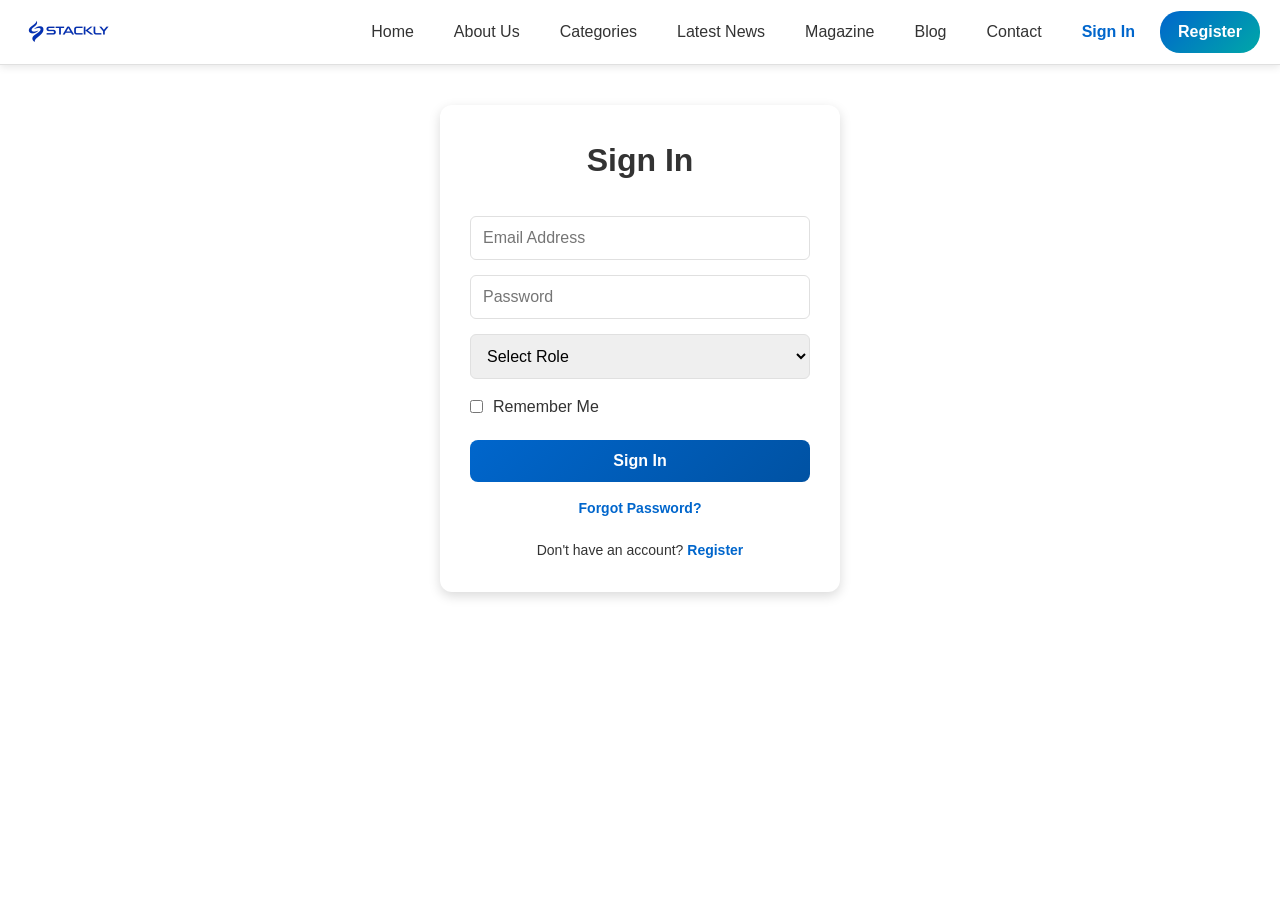
<file: signin.html>
﻿<!DOCTYPE html>
<html lang="en">
<head>
    <meta charset="UTF-8">
    <meta name="viewport" content="width=device-width, initial-scale=1.0">
    <title>Sign In - NewsHub</title>
    <link rel="stylesheet" href="styles.css">
</head>
<body>
    <nav>
        <div class="nav-container">
            <a class="logo" href="index.html"><img src="stackly-logo.webp" alt="NewsHub" style="height:64px;width:auto;vertical-align:middle;"></a>

            <div class="nav-menu" id="navMenu">
                <a href="index.html">Home</a>
                <a href="about.html">About Us</a>
                <a href="categories.html">Categories</a>
                <a href="latest.html">Latest News</a>
                <a href="magazine.html">Magazine</a>
                <a href="blog.html">Blog</a>
                <a href="contact.html">Contact</a>
                <a href="signin.html" class="current">Sign In</a>
                <a href="register.html" class="nav-register">Register</a>
            </div>

            <button class="hamburger" id="hamburger" onclick="toggleMenu()">
                <span></span>
                <span></span>
                <span></span>
            </button>
        </div>
    </nav>

    <main id="content">
        <form class="signin-form" id="signinForm" novalidate>
            <h1>Sign In</h1>
            <div class="form-group">
                <input type="email" id="identifier" placeholder="Email Address" autocomplete="email">
                <div class="error-message" id="identifierError"></div>
            </div>
            <div class="form-group">
                <input type="password" id="password" placeholder="Password" autocomplete="current-password">
                <div class="error-message" id="passwordError"></div>
            </div>
            <div class="form-group">
                <select id="role">
                    <option value="">Select Role</option>
                    <option value="Reader">Reader</option>
                    <option value="Editor">Editor</option>
                </select>
                <div class="error-message" id="roleError"></div>
            </div>
            <label style="display: flex; align-items: center; gap: 10px; margin-bottom: 20px;">
                <input type="checkbox" style="width: auto;">
                <span>Remember Me</span>
            </label>
            <button type="submit" class="btn btn-primary" style="width: 100%; margin-bottom: 15px;">Sign In</button>
            <a href="404.html" class="read-more" style="display: block; width: 100%; text-align: center;">Forgot Password?</a>
            <p style="text-align: center; margin-top: 20px; font-size: 14px;">Don't have an account? <a href="register.html" class="read-more" style="padding: 0;">Register</a></p>
        </form>
    </main>

    <script src="auth.js"></script>
    <script src="script.js"></script>
</body>
</html>
</file>
<file: styles.css>
* {
    margin: 0;
    padding: 0;
    box-sizing: border-box;
}

/* ── Image optimisation globals ─────────────────────────────────────── */
img {
    max-width: 100%;
    height: auto;          /* preserve aspect ratio; prevents layout shift */
    display: block;
    color: transparent;    /* hide broken-image alt text colour */
}

/* Static gray placeholder while images load — no animation */
img[loading="lazy"] {
    background-color: var(--lightGray);
}
/* ──────────────────────────────────────────────────────────────────── */

:root {
    --primary: #0066CC;
    --teal: #00A8A8;
    --white: #FFFFFF;
    --lightGray: #F5F5F5;
    --darkGray: #333333;
    --border: #E0E0E0;
    --error: #EF4444;
    --gold: #D4AF37;
}

body {
    font-family: -apple-system, BlinkMacSystemFont, 'Segoe UI', Roboto, Oxygen, Ubuntu, Cantarell, sans-serif;
    background-color: var(--white);
    color: var(--darkGray);
    line-height: 1.6;
}

/* Navigation */
nav {
    background-color: var(--white);
    border-bottom: 1px solid var(--border);
    position: sticky;
    top: 0;
    z-index: 50;
    box-shadow: 0 2px 8px rgba(0,0,0,0.1);
}

.nav-container {
    max-width: 1400px;
    margin: 0 auto;
    padding: 0 20px;
    display: flex;
    justify-content: space-between;
    align-items: center;
    height: 64px;
}

.logo {
    font-size: 24px;
    font-weight: bold;
    color: var(--primary);
    cursor: pointer;
    border: none;
    background: none;
    padding: 0;
    text-decoration: none;
    transition: opacity 0.3s, transform 0.3s;
    display: inline-block;
}

.logo:hover {
    opacity: 0.8;
    transform: scale(1.05);
}

.nav-menu {
    display: none;
    gap: 10px;
    align-items: center;
}

.nav-menu.active {
    display: flex;
    flex-direction: column;
    position: absolute;
    top: 64px;
    left: 0;
    right: 0;
    background-color: var(--lightGray);
    padding: 15px;
    z-index: 40;
}

.nav-menu a {
    border: none;
    background: transparent;
    padding: 10px 15px;
    cursor: pointer;
    color: var(--darkGray);
    font-weight: 500;
    border-radius: 6px;
    transition: opacity 0.3s;
    text-decoration: none;
}

.nav-menu a:hover {
    opacity: 0.75;
}

.nav-menu a.current {
    color: var(--primary);
    font-weight: 700;
}

@media (min-width: 768px) {
    .nav-menu {
        display: flex !important;
        flex-direction: row !important;
        position: static !important;
        background-color: transparent !important;
        padding: 0 !important;
    }
}

.hamburger {
    display: flex;
    flex-direction: column;
    cursor: pointer;
    border: none;
    background: none;
    padding: 5px;
    gap: 5px;
}

.hamburger span {
    width: 25px;
    height: 3px;
    background-color: var(--darkGray);
    border-radius: 2px;
    transition: background-color 0.3s;
}

.hamburger:hover span {
    background-color: var(--primary);
}

@media (min-width: 768px) {
    .hamburger {
        display: none;
    }
}

/* Main Content */
.container {
    max-width: 1400px;
    margin: 0 auto;
    padding: 0 20px;
}

.hidden {
    display: none !important;
}

/* Hero Section */
.hero {
    background: linear-gradient(135deg, #0066CC 0%, #00A8A8 100%);
    color: white;
    padding: 60px 20px;
    text-align: center;
}

.hero h1 {
    font-size: 56px;
    margin-bottom: 20px;
    font-weight: bold;
}

.hero p {
    font-size: 18px;
    margin-bottom: 30px;
    opacity: 0.9;
}

.hero-buttons {
    display: flex;
    gap: 15px;
    justify-content: center;
    flex-wrap: wrap;
}

.btn {
    display: inline-block;
    padding: 12px 30px;
    border: none;
    border-radius: 8px;
    font-weight: 600;
    cursor: pointer;
    font-size: 16px;
    transition: all 0.3s;
    text-decoration: none;
    text-align: center;
}

.btn-primary {
    background-color: var(--primary);
    color: white;
}

.btn-primary:hover {
    opacity: 0.9;
}

.btn-secondary {
    background-color: rgba(255,255,255,0.2);
    color: white;
    border: 2px solid white;
}

.btn-secondary:hover {
    background-color: rgba(255,255,255,0.3);
}

/* Grid Layouts */
.grid-2 {
    display: grid;
    grid-template-columns: 1fr;
    gap: 30px;
    margin: 60px 0;
}

@media (min-width: 768px) {
    .grid-2 {
        grid-template-columns: 1fr 1fr;
    }
}

.grid-3 {
    display: grid;
    grid-template-columns: 1fr;
    gap: 30px;
    margin: 60px 0;
}

@media (min-width: 768px) {
    .grid-3 {
        grid-template-columns: repeat(3, 1fr);
    }
}

.grid-4 {
    display: grid;
    grid-template-columns: 1fr;
    gap: 30px;
    margin: 60px 0;
}

@media (min-width: 768px) {
    .grid-4 {
        grid-template-columns: repeat(2, 1fr);
    }
}

@media (min-width: 1024px) {
    .grid-4 {
        grid-template-columns: repeat(4, 1fr);
    }
}

/* Cards */
.stat-card {
    position: relative;
    background: linear-gradient(135deg, rgba(255,255,255,0.8), rgba(245,245,245,0.6));
    backdrop-filter: blur(12px);
    -webkit-backdrop-filter: blur(12px);
    border: 1px solid rgba(255,255,255,0.5);
    padding: 30px;
    border-radius: 16px;
    text-align: center;
    overflow: hidden;
    box-shadow: 0 4px 16px rgba(0,0,0,0.06);
    transition: transform 0.4s ease, box-shadow 0.4s ease, border-color 0.4s ease, background 0.4s ease;
}

.stat-card::before {
    content: '';
    position: absolute;
    inset: 0;
    background: linear-gradient(135deg, rgba(0,102,204,0.12), rgba(0,168,168,0.1) 50%, rgba(212,175,55,0.1));
    opacity: 0;
    transition: opacity 0.4s ease;
    pointer-events: none;
}

.stat-card > * {
    position: relative;
    z-index: 1;
}

.stat-card:hover {
    transform: translateY(-10px);
    box-shadow: 0 20px 40px rgba(0,102,204,0.18), 0 0 0 1px rgba(0,102,204,0.3);
    border-color: var(--primary);
}

.stat-card:hover::before {
    opacity: 1;
}

.stat-card .icon {
    font-size: 32px;
    margin-bottom: 15px;
}

.stat-card .value {
    display: inline-block;
    font-size: 36px;
    font-weight: bold;
    color: var(--primary);
    margin: 10px 0;
    transition: transform 0.4s ease, color 0.4s ease;
}

.stat-card:hover .value {
    transform: scale(1.12);
    color: var(--teal);
}

.article-card {
    border-radius: 8px;
    overflow: hidden;
    box-shadow: 0 2px 8px rgba(0,0,0,0.1);
    transition: all 0.3s;
    background: white;
}

.article-card:hover {
    box-shadow: 0 8px 16px rgba(0,0,0,0.15);
    transform: translateY(-8px);
}

.article-card-image {
    background-color: var(--teal);
    height: 200px;
    display: flex;
    align-items: center;
    justify-content: center;
    font-size: 48px;
    color: white;
}

.article-card-content {
    padding: 20px;
}

.article-card-category {
    color: var(--primary);
    font-weight: bold;
    font-size: 12px;
}

.article-card h3 {
    font-size: 18px;
    margin: 10px 0 15px 0;
    font-weight: bold;
}

.article-card p {
    color: var(--darkGray);
    font-size: 14px;
    margin-bottom: 15px;
    line-height: 1.4;
}

.read-more {
    color: var(--primary);
    font-weight: 600;
    cursor: pointer;
    text-decoration: none;
    border: none;
    background: none;
    padding: 0;
    font-size: 14px;
}

.read-more:hover {
    opacity: 0.75;
}

/* Section Titles */
h2 {
    font-size: 32px;
    margin: 40px 0 30px 0;
    color: var(--darkGray);
}

.section-icon {
    margin-right: 10px;
}

/* Forms */
.form-group {
    margin-bottom: 15px;
}

input, select, textarea {
    width: 100%;
    padding: 12px;
    border: 1px solid var(--border);
    border-radius: 6px;
    font-family: inherit;
    font-size: 16px;
    transition: border-color 0.3s;
}

input:hover, select:hover, textarea:hover {
    border-color: var(--teal);
}

input:focus, select:focus, textarea:focus {
    outline: none;
    border-color: var(--primary);
}

.form-error, input.form-error, select.form-error, textarea.form-error {
    border-color: var(--error) !important;
}

.error-message {
    color: var(--error);
    font-size: 12px;
    margin-top: 5px;
}

/* Contact Section */
.contact-section {
    background-color: var(--lightGray);
    padding: 40px;
    border-radius: 8px;
}

/* Footer */
footer {
    background-color: #1a1a1a;
    color: white;
    padding: 60px 20px 20px;
    margin-top: 80px;
}

.footer-grid {
    display: grid;
    grid-template-columns: 1fr;
    gap: 30px;
    margin-bottom: 30px;
    max-width: 1400px;
    margin-left: auto;
    margin-right: auto;
}

@media (min-width: 768px) {
    .footer-grid {
        grid-template-columns: repeat(4, 1fr);
    }
}

.footer-section h3 {
    font-weight: bold;
    margin-bottom: 15px;
    position: relative;
    padding-bottom: 10px;
}

.footer-section h3::after {
    content: '';
    position: absolute;
    left: 0;
    bottom: 0;
    width: 30px;
    height: 2px;
    background: linear-gradient(90deg, var(--gold), var(--primary));
}

.footer-section p {
    font-size: 14px;
    margin-bottom: 10px;
    opacity: 0.75;
    cursor: pointer;
    transition: opacity 0.3s;
}

.footer-section a {
    text-decoration: none;
    color: inherit;
}

.footer-section p:hover {
    opacity: 1;
}

/* Quick Links */
.footer-link {
    position: relative;
    display: flex;
    align-items: center;
    gap: 8px;
    width: fit-content;
    padding: 8px 0;
    font-size: 14px;
    color: rgba(255,255,255,0.75);
    text-decoration: none;
    transition: color 0.35s ease, transform 0.35s ease;
}

.footer-link::after {
    content: '';
    position: absolute;
    left: 0;
    bottom: 3px;
    width: 0;
    height: 2px;
    background: linear-gradient(90deg, var(--gold), var(--primary));
    transition: width 0.35s ease;
}

.footer-link .link-arrow {
    display: inline-block;
    opacity: 0;
    transform: translateX(-8px);
    transition: opacity 0.35s ease, transform 0.35s ease;
}

.footer-link:hover {
    color: var(--white);
    transform: translateX(6px);
}

.footer-link:hover::after {
    width: 100%;
}

.footer-link:hover .link-arrow {
    opacity: 1;
    transform: translateX(0);
}

/* News & Magazine Links */
.newsroom-link {
    position: relative;
    display: flex;
    align-items: center;
    gap: 10px;
    padding: 10px 12px;
    margin-bottom: 6px;
    margin-left: -12px;
    border-radius: 8px;
    font-size: 14px;
    color: rgba(255,255,255,0.75);
    cursor: pointer;
    overflow: hidden;
    transition: transform 0.35s ease, color 0.35s ease, box-shadow 0.35s ease;
}

.newsroom-link::before {
    content: '';
    position: absolute;
    inset: 0;
    border-radius: 8px;
    background: linear-gradient(135deg, rgba(0,102,204,0.4), rgba(212,175,55,0.3));
    opacity: 0;
    transition: opacity 0.35s ease;
}

.newsroom-link > * {
    position: relative;
    z-index: 1;
}

.newsroom-icon {
    display: inline-block;
    transition: transform 0.35s ease;
}

.newsroom-link:hover {
    color: var(--white);
    transform: scale(1.04) translateX(4px);
    box-shadow: 0 8px 20px rgba(0,102,204,0.35);
}

.newsroom-link:hover::before {
    opacity: 1;
}

.newsroom-link:hover .newsroom-icon {
    transform: translateX(4px) rotate(10deg) scale(1.1);
}

/* Contact Info & Social Links */
.contact-item,
.social-link {
    position: relative;
    display: flex;
    align-items: center;
    gap: 10px;
    padding: 10px 12px;
    margin-bottom: 8px;
    margin-left: -12px;
    border-radius: 8px;
    border: 1px solid transparent;
    font-size: 14px;
    color: rgba(255,255,255,0.75);
    text-decoration: none;
    transition: transform 0.35s ease, box-shadow 0.35s ease, border-color 0.35s ease, background 0.35s ease, color 0.35s ease;
}

.contact-icon {
    display: inline-block;
    font-size: 16px;
    transition: transform 0.35s ease;
}

.contact-item:hover,
.social-link:hover {
    transform: translateY(-4px);
    background: rgba(255,255,255,0.06);
    border-color: rgba(212,175,55,0.45);
    box-shadow: 0 12px 26px rgba(0,0,0,0.35);
    color: var(--white);
}

.contact-item:hover .contact-icon,
.social-link:hover .contact-icon {
    transform: rotate(12deg) scale(1.15);
}

.social-links {
    display: flex;
    flex-direction: column;
}

.footer-bottom {
    border-top: 1px solid rgba(255,255,255,0.2);
    padding-top: 20px;
    text-align: center;
    font-size: 14px;
    opacity: 0.75;
    max-width: 1400px;
    margin: 0 auto;
}

/* Testimonials */
.testimonial-card {
    background: white;
    padding: 25px;
    border-radius: 8px;
    box-shadow: 0 2px 8px rgba(0,0,0,0.1);
    transition: box-shadow 0.3s;
}

.testimonial-card:hover {
    box-shadow: 0 4px 12px rgba(0,0,0,0.15);
}

.stars {
    color: #FFD700;
    margin-bottom: 15px;
}

/* News Article List */
.news-item {
    display: flex;
    gap: 25px;
    background: white;
    padding: 25px;
    border-radius: 8px;
    box-shadow: 0 2px 8px rgba(0,0,0,0.1);
    border-left: 4px solid var(--teal);
    margin-bottom: 20px;
    transition: box-shadow 0.3s;
}

.news-item:hover {
    box-shadow: 0 4px 12px rgba(0,0,0,0.15);
}

.news-image {
    background-color: var(--primary);
    width: 180px;
    height: 140px;
    min-width: 180px;
    border-radius: 8px;
    display: flex;
    align-items: center;
    justify-content: center;
    font-size: 48px;
    color: white;
}

.news-content h3 {
    font-size: 20px;
    margin-bottom: 10px;
}

.news-meta {
    display: flex;
    gap: 15px;
    font-size: 14px;
    color: var(--darkGray);
    margin-bottom: 10px;
    flex-wrap: wrap;
}

.category-badge {
    background-color: var(--lightGray);
    color: var(--primary);
    padding: 4px 12px;
    border-radius: 20px;
    font-size: 12px;
    font-weight: bold;
    transition: background-color 0.3s, color 0.3s;
}

.category-badge:hover {
    background-color: var(--primary);
    color: white;
}

/* FAQ Cards */
.faq-card {
    position: relative;
    padding: 24px 28px;
    border-radius: 10px;
    border: 2px solid var(--border);
    border-left: 4px solid var(--border);
    background: linear-gradient(135deg, #ffffff, #fafbfc);
    margin-bottom: 20px;
    transition: transform 0.4s ease, box-shadow 0.4s ease, border-color 0.4s ease, background 0.4s ease;
}

.faq-card:hover {
    transform: translateX(6px) scale(1.015);
    border-left-color: var(--gold);
    border-color: rgba(0,102,204,0.3);
    background: linear-gradient(135deg, #ffffff, rgba(0,102,204,0.05) 60%, rgba(212,175,55,0.06));
    box-shadow: 0 10px 28px rgba(0,0,0,0.1);
}

.faq-question {
    font-weight: bold;
    font-size: 18px;
    margin-bottom: 10px;
    color: var(--primary);
    transition: color 0.4s ease;
}

.faq-card:hover .faq-question {
    color: var(--gold);
}

/* Timeline */
.timeline-item {
    display: flex;
    gap: 30px;
    margin-bottom: 40px;
}

.timeline-year {
    background-color: var(--primary);
    color: white;
    padding: 15px;
    border-radius: 8px;
    text-align: center;
    font-weight: bold;
    width: 100px;
    height: fit-content;
    transition: transform 0.3s, box-shadow 0.3s;
}

.timeline-year:hover {
    transform: scale(1.08);
    box-shadow: 0 4px 12px rgba(0,0,0,0.2);
}

.timeline-content {
    padding-bottom: 30px;
    border-left: 2px solid var(--teal);
    padding-left: 20px;
}

.timeline-content h3 {
    font-weight: bold;
    font-size: 18px;
    margin-bottom: 5px;
}

/* Sign In Form */
.signin-form {
    max-width: 400px;
    margin: 40px auto;
    background: white;
    border-radius: 12px;
    box-shadow: 0 4px 12px rgba(0,0,0,0.15);
    padding: 30px;
}

.signin-form h1 {
    text-align: center;
    margin-bottom: 30px;
    color: var(--darkGray);
}

/* Dashboard */
.dashboard-header {
    display: flex;
    justify-content: space-between;
    align-items: center;
    margin-bottom: 40px;
    flex-wrap: wrap;
    gap: 20px;
}

.dashboard-header h1 {
    font-size: 40px;
    color: var(--darkGray);
}

.dashboard-card {
    background-color: var(--lightGray);
    border-top: 4px solid var(--teal);
    padding: 25px;
    border-radius: 8px;
    transition: box-shadow 0.3s;
}

.dashboard-card:hover {
    box-shadow: 0 4px 12px rgba(0,0,0,0.1);
}

.dashboard-card .icon {
    font-size: 28px;
    margin-bottom: 10px;
}

.dashboard-card .title {
    color: var(--darkGray);
    margin-bottom: 5px;
}

.dashboard-card .value {
    font-size: 32px;
    font-weight: bold;
    color: var(--primary);
}

/* 404 Page */
.notfound-content {
    min-height: 500px;
    display: flex;
    align-items: center;
    justify-content: center;
    flex-direction: column;
    text-align: center;
    padding: 40px 20px;
}

.notfound-content .number {
    font-size: 120px;
    font-weight: bold;
    color: var(--primary);
    margin-bottom: 20px;
}

.notfound-content h1 {
    font-size: 40px;
    margin-bottom: 15px;
}

.notfound-content p {
    font-size: 18px;
    color: var(--darkGray);
    margin-bottom: 30px;
}

/* Responsive */
@media (max-width: 768px) {
    .news-item {
        flex-direction: column;
    }

    .news-image {
        width: 100%;
        height: 180px;
    }

    .hero h1 {
        font-size: 36px;
    }

    h2 {
        font-size: 24px;
    }

    .timeline-item {
        flex-direction: column;
        align-items: flex-start;
    }

    .dashboard-header {
        flex-direction: column;
        align-items: flex-start;
    }
}

/* Fade-in on Scroll */
.fade-in-up {
    opacity: 0;
    transform: translateY(30px);
    transition: opacity 0.6s ease, transform 0.6s ease;
}

.fade-in-up.is-visible {
    opacity: 1;
    transform: translateY(0);
}

@media (prefers-reduced-motion: reduce) {
    .fade-in-up {
        opacity: 1;
        transform: none;
        transition: none;
    }

    .stat-card,
    .faq-card,
    .footer-link,
    .newsroom-link,
    .contact-item,
    .social-link,
    .stat-card .value,
    .footer-link .link-arrow,
    .newsroom-icon,
    .contact-icon {
        transition: none !important;
    }
}

/* ============================================================
   PREMIUM HOVER EFFECTS — ENTERPRISE v2
   ============================================================ */

/* ----- Keyframe Animations ----- */
@keyframes shine-sweep {
    0%   { transform: translateX(-150%) skewX(-20deg); }
    100% { transform: translateX(250%)  skewX(-20deg); }
}

@keyframes gradient-border-rotate {
    0%,100% { background-position: 0%   50%; }
    50%      { background-position: 100% 50%; }
}

@keyframes icon-bounce {
    0%,100% { transform: scale(1)    rotate(0deg)  translateY(0); }
    30%      { transform: scale(1.28) rotate(14deg) translateY(-10px); }
    60%      { transform: scale(1.14) rotate(7deg)  translateY(-5px); }
}

@keyframes neon-blue {
    0%,100% { box-shadow: 0 20px 40px rgba(0,102,204,.35), 0 0 30px rgba(0,102,204,.2),  0 0 0 2px rgba(0,102,204,.3); }
    50%      { box-shadow: 0 25px 65px rgba(0,102,204,.6),  0 0 55px rgba(0,102,204,.45), 0 0 0 2px rgba(0,102,204,.5); }
}

@keyframes neon-gold {
    0%,100% { box-shadow: 0 20px 40px rgba(212,175,55,.4), 0 0 30px rgba(212,175,55,.25), 0 0 0 2px rgba(212,175,55,.5); }
    50%      { box-shadow: 0 25px 65px rgba(212,175,55,.7), 0 0 55px rgba(212,175,55,.5),  0 0 0 2px rgba(212,175,55,.8); }
}

/* ----- TIMELINE — FULL CARD HOVER ----- */
.timeline-item {
    cursor: pointer;
    padding: 16px 14px;
    border-radius: 16px;
    border: 2px solid transparent;
    transition: transform .45s ease, box-shadow .45s ease,
                background .45s ease, border-color .45s ease;
}

.timeline-item:hover {
    transform: translateY(-12px);
    background: linear-gradient(135deg, #f0f7ff, #e4efff);
    border-color: rgba(0,102,204,.3);
    box-shadow: 0 28px 55px rgba(0,102,204,.22), 0 0 0 1px rgba(0,102,204,.18);
}

/* Year badge — strong neon glow on hover */
.timeline-year {
    transition: transform .45s ease, box-shadow .45s ease,
                background .45s ease, font-size .35s ease,
                letter-spacing .35s ease;
}

.timeline-item:hover .timeline-year {
    transform: scale(1.2) rotate(-3deg);
    background: linear-gradient(135deg, #0047b3, #0066CC, #00A8A8);
    box-shadow: 0 0 35px rgba(0,102,204,.9), 0 10px 28px rgba(0,102,204,.5);
    font-size: 19px;
    letter-spacing: 1.5px;
}

/* Connector line glows */
.timeline-content {
    transition: transform .45s ease, border-color .45s ease,
                border-left-width .45s ease, padding-left .45s ease;
}

.timeline-item:hover .timeline-content {
    transform: translateX(6px);
    border-left-color: var(--primary);
    border-left-width: 4px;
    padding-left: 22px;
}

.timeline-content h3 { transition: color .4s ease, font-size .4s ease; }
.timeline-item:hover .timeline-content h3 {
    color: var(--primary);
    font-size: 20px;
}
.timeline-content p { transition: color .4s ease; }
.timeline-item:hover .timeline-content p { color: #444; }

/* ----- AWARD CARDS ----- */
.award-card {
    position: relative;
    padding: 28px 26px;
    border-radius: 16px;
    border: 2px solid var(--border);
    border-left: 6px solid var(--primary);
    background: linear-gradient(135deg, #fff 0%, var(--lightGray) 100%);
    overflow: hidden;
    cursor: pointer;
    transition: transform .45s ease, box-shadow .45s ease,
                background .45s ease, border-color .45s ease, color .45s ease;
}

/* Shine sweep layer */
.award-card::before {
    content: '';
    position: absolute;
    top: 0; left: -120%;
    width: 60%;
    height: 100%;
    background: linear-gradient(90deg, transparent, rgba(255,255,255,.6), transparent);
    transform: skewX(-20deg);
    pointer-events: none;
    z-index: 3;
}

.award-card:hover {
    transform: translateY(-14px) scale(1.03);
    border-color: var(--gold);
    border-left-color: var(--gold);
    background: linear-gradient(135deg, #101028 0%, #1c1c48 50%, #0b2d4e 100%);
    color: #fff;
    animation: neon-gold 2s ease infinite;
}

.award-card:hover::before {
    animation: shine-sweep .8s ease forwards;
}

.award-icon {
    display: inline-block;
    font-size: 32px;
    margin-bottom: 14px;
}

.award-card:hover .award-icon {
    animation: icon-bounce .65s ease forwards;
}

.award-title {
    font-weight: bold;
    font-size: 15px;
    margin-bottom: 8px;
    transition: color .4s ease, font-size .4s ease;
}

.award-org {
    font-size: 13px;
    color: var(--darkGray);
    transition: color .4s ease;
}

.award-card:hover .award-title { color: var(--gold); font-size: 16px; }
.award-card:hover .award-org   { color: rgba(255,255,255,.72); }

/* ----- TEAM / LEADERSHIP CARDS ----- */
.team-card {
    position: relative;
    text-align: center;
    padding: 30px 22px;
    border-radius: 20px;
    background: linear-gradient(135deg, #fff, var(--lightGray));
    border: 2px solid transparent;
    overflow: hidden;
    cursor: pointer;
    transition: transform .45s ease, box-shadow .45s ease,
                background .45s ease, border-color .45s ease;
}

.team-card::before {
    content: '';
    position: absolute;
    top: 0; left: -120%;
    width: 60%;
    height: 100%;
    background: linear-gradient(90deg, transparent, rgba(255,255,255,.45), transparent);
    transform: skewX(-20deg);
    pointer-events: none;
    z-index: 2;
}

.team-card:hover {
    transform: translateY(-16px);
    background: linear-gradient(135deg, #fff, #e6f3ff);
    border-color: rgba(0,102,204,.4);
    animation: neon-blue 2s ease infinite;
}

.team-card:hover::before { animation: shine-sweep .8s ease forwards; }

.team-card img {
    transition: transform .45s ease, box-shadow .45s ease;
}

.team-card:hover img {
    transform: scale(1.18);
    box-shadow: 0 12px 35px rgba(0,102,204,.5);
}

.team-name {
    font-weight: bold;
    font-size: 16px;
    margin-bottom: 4px;
    transition: color .4s ease;
}

.team-role {
    color: var(--primary);
    font-weight: 600;
    font-size: 14px;
    margin-bottom: 4px;
    transition: color .4s ease;
}

.team-dept {
    font-size: 12px;
    color: var(--darkGray);
    transition: color .4s ease;
}

.team-card:hover .team-name { color: var(--primary); }
.team-card:hover .team-role { color: var(--teal); }

/* ----- CONTACT INFO CARDS ----- */
.contact-info-card {
    position: relative;
    padding: 26px 24px;
    border-radius: 18px;
    background: linear-gradient(135deg, #fff, #f6f9ff);
    border: 2px solid var(--border);
    overflow: hidden;
    margin-bottom: 22px;
    transition: transform .45s ease, box-shadow .45s ease,
                border-color .45s ease, background .45s ease;
}

.contact-info-card::before {
    content: '';
    position: absolute;
    top: 0; left: -120%;
    width: 60%;
    height: 100%;
    background: linear-gradient(90deg, transparent, rgba(0,102,204,.12), transparent);
    transform: skewX(-20deg);
    pointer-events: none;
    z-index: 2;
}

.contact-info-card:hover {
    transform: translateY(-12px);
    border-color: var(--primary);
    background: linear-gradient(135deg, #ecf5ff, #dceeff);
    animation: neon-blue 2s ease infinite;
}

.contact-info-card:hover::before { animation: shine-sweep .8s ease forwards; }

.contact-info-card-icon {
    display: block;
    font-size: 38px;
    margin-bottom: 12px;
    transition: transform .45s ease;
}

.contact-info-card:hover .contact-info-card-icon {
    animation: icon-bounce .65s ease forwards;
}

.contact-info-card-title {
    font-weight: bold;
    color: var(--primary);
    font-size: 16px;
    margin-bottom: 10px;
    transition: color .4s ease;
}

.contact-info-card:hover .contact-info-card-title { color: #0047b3; }

.contact-info-card p {
    margin-bottom: 4px;
    line-height: 1.6;
    transition: color .4s ease;
}

/* ----- ENHANCED FORM INPUTS ----- */
input, select, textarea {
    transition: border-color .35s ease, box-shadow .35s ease, transform .35s ease;
}

input:hover, select:hover, textarea:hover {
    border-color: var(--primary);
    box-shadow: 0 0 0 3px rgba(0,102,204,.12), 0 4px 16px rgba(0,102,204,.1);
}

input:focus, select:focus, textarea:focus {
    outline: none;
    border-color: var(--primary);
    box-shadow: 0 0 0 5px rgba(0,102,204,.2), 0 10px 28px rgba(0,102,204,.15);
    transform: scale(1.014);
}

/* ----- ENHANCED BTN-PRIMARY — SHINE + LIFT + GLOW ----- */
.btn-primary {
    position: relative;
    overflow: hidden;
    background: linear-gradient(135deg, #0066CC, #0052a3);
    transition: transform .35s ease, box-shadow .35s ease, background .35s ease;
}

.btn-primary::after {
    content: '';
    position: absolute;
    top: 0; left: -120%;
    width: 60%;
    height: 100%;
    background: linear-gradient(90deg, transparent, rgba(255,255,255,.45), transparent);
    transform: skewX(-20deg);
    pointer-events: none;
}

.btn-primary:hover {
    transform: translateY(-6px) scale(1.05);
    background: linear-gradient(135deg, #004db3, #00A8A8);
    box-shadow: 0 20px 45px rgba(0,102,204,.6), 0 0 30px rgba(0,102,204,.4);
    opacity: 1;
}

.btn-primary:hover::after { animation: shine-sweep .65s ease forwards; }

/* ----- ENHANCED BTN-SECONDARY ----- */
.btn-secondary {
    position: relative;
    overflow: hidden;
    transition: transform .35s ease, box-shadow .35s ease, background-color .35s ease;
}

.btn-secondary::after {
    content: '';
    position: absolute;
    top: 0; left: -120%;
    width: 60%;
    height: 100%;
    background: linear-gradient(90deg, transparent, rgba(255,255,255,.35), transparent);
    transform: skewX(-20deg);
    pointer-events: none;
}

.btn-secondary:hover {
    transform: translateY(-6px) scale(1.05);
    background-color: rgba(255,255,255,.45) !important;
    box-shadow: 0 20px 45px rgba(0,0,0,.3), 0 0 25px rgba(255,255,255,.2);
}

.btn-secondary:hover::after { animation: shine-sweep .65s ease forwards; }

/* ----- ENHANCED NAV MENU ----- */
.nav-menu a {
    position: relative;
    overflow: hidden;
}

.nav-menu a::after {
    content: '';
    position: absolute;
    bottom: 4px;
    left: 15px;
    right: 15px;
    height: 2px;
    background: linear-gradient(90deg, var(--primary), var(--teal));
    transform: scaleX(0);
    transition: transform .35s ease;
    border-radius: 2px;
}

.nav-menu a:hover {
    color: var(--primary) !important;
    background: rgba(0,102,204,.08) !important;
    transform: translateY(-2px);
    box-shadow: 0 4px 16px rgba(0,102,204,.18);
    opacity: 1 !important;
}

.nav-menu a:hover::after { transform: scaleX(1); }

/* ----- ENHANCED ARTICLE CARDS ----- */
.article-card {
    position: relative;
    overflow: hidden;
    transition: transform .45s ease, box-shadow .45s ease;
}

.article-card:hover {
    transform: translateY(-16px);
    box-shadow: 0 30px 60px rgba(0,0,0,.2), 0 0 0 2px rgba(0,102,204,.22);
}

.article-card .article-card-image img {
    transition: transform .5s ease;
}

.article-card:hover .article-card-image img { transform: scale(1.1); }

/* ----- ENHANCED NEWS ITEMS ----- */
.news-item {
    transition: transform .45s ease, box-shadow .45s ease,
                border-color .45s ease, background .45s ease;
}

.news-item:hover {
    transform: translateX(12px) translateY(-6px);
    box-shadow: 0 24px 50px rgba(0,0,0,.16), 0 0 0 1px rgba(0,168,168,.35);
    border-left-color: var(--primary);
    background: linear-gradient(135deg, #fff, #f0f7ff);
}

/* ----- ENHANCED DASHBOARD CARDS ----- */
.dashboard-card {
    position: relative;
    overflow: hidden;
    transition: transform .4s ease, box-shadow .4s ease, border-top-color .4s ease;
}

.dashboard-card::after {
    content: '';
    position: absolute;
    top: 0; left: -120%;
    width: 60%;
    height: 100%;
    background: linear-gradient(90deg, transparent, rgba(255,255,255,.5), transparent);
    transform: skewX(-20deg);
    pointer-events: none;
}

.dashboard-card:hover {
    transform: translateY(-12px);
    box-shadow: 0 24px 50px rgba(0,0,0,.18), 0 0 0 2px rgba(0,168,168,.4);
    border-top-color: var(--primary);
}

.dashboard-card:hover::after { animation: shine-sweep .65s ease forwards; }

/* ----- ENHANCED TESTIMONIAL CARDS ----- */
.testimonial-card {
    position: relative;
    overflow: hidden;
    transition: transform .4s ease, box-shadow .4s ease;
}

.testimonial-card:hover {
    transform: translateY(-12px);
    box-shadow: 0 24px 50px rgba(0,0,0,.18), 0 0 0 2px rgba(0,102,204,.18);
}

/* ----- CATEGORY BADGE ----- */
.category-badge {
    transition: background-color .3s ease, color .3s ease,
                transform .3s ease, box-shadow .3s ease;
}

.category-badge:hover {
    transform: translateY(-3px) scale(1.1);
    box-shadow: 0 6px 18px rgba(0,102,204,.38);
}

/* ----- SOCIAL LINKS — PLATFORM GLOW + BOUNCE ----- */
.social-link:hover {
    transform: translateY(-8px) scale(1.06);
    background: rgba(255,255,255,.12) !important;
    border-color: rgba(212,175,55,.7) !important;
    box-shadow: 0 18px 40px rgba(0,0,0,.45), 0 0 25px rgba(212,175,55,.35) !important;
    color: var(--white) !important;
}

.social-link:hover .contact-icon { animation: icon-bounce .6s ease forwards; }

/* ----- FOOTER SECTION HEADINGS ----- */
.footer-section h3 {
    transition: color .35s ease;
}

.footer-section h3:hover { color: var(--gold); cursor: default; }

/* ----- ENHANCED FOOTER BOTTOM LINKS ----- */
.footer-bottom a { transition: color .3s ease; }
.footer-bottom a:hover { color: var(--gold); }

/* ----- ENHANCED READ-MORE LINKS ----- */
.read-more {
    display: inline-flex;
    align-items: center;
    gap: 6px;
    transition: color .3s ease, transform .3s ease, gap .3s ease;
}

.read-more:hover {
    color: var(--teal) !important;
    transform: translateX(8px);
    gap: 12px;
    opacity: 1 !important;
}

/* ----- HERO SECTION ----- */
.hero {
    background-size: 200% 200%;
    animation: gradient-border-rotate 10s ease infinite;
}

/* ----- IMAGE HOVER ZOOM (about + content images) ----- */
.grid-2 > div > img,
main .grid-2 img {
    transition: transform .45s ease, box-shadow .45s ease;
    border-radius: 8px;
}

.grid-2 > div > img:hover,
main .grid-2 img:hover {
    transform: scale(1.04);
    box-shadow: 0 14px 35px rgba(0,0,0,.22);
}

/* ----- REDUCED MOTION OVERRIDES ----- */
@media (prefers-reduced-motion: reduce) {
    .award-card:hover::before,
    .team-card:hover::before,
    .contact-info-card:hover::before,
    .btn-primary:hover::after,
    .btn-secondary:hover::after,
    .dashboard-card:hover::after {
        animation: none !important;
    }

    .award-card:hover,
    .team-card:hover,
    .contact-info-card:hover {
        animation: none !important;
    }

    .award-card:hover .award-icon,
    .contact-info-card:hover .contact-info-card-icon,
    .social-link:hover .contact-icon {
        animation: none !important;
        transform: scale(1.15);
    }

    .hero { animation: none; }

    .timeline-item,
    .award-card,
    .team-card,
    .contact-info-card,
    .btn-primary,
    .btn-secondary,
    .article-card,
    .news-item,
    .dashboard-card,
    .testimonial-card {
        transition: none !important;
    }
}

/* ── Authentication & Navigation Additions ───────────────────────────────── */

/* Register button in nav */
.nav-register {
    background: linear-gradient(135deg, var(--primary), var(--teal)) !important;
    color: white !important;
    border-radius: 20px !important;
    padding: 8px 18px !important;
    font-weight: 700 !important;
}

.nav-register:hover {
    opacity: 0.9 !important;
    transform: translateY(-2px) !important;
    box-shadow: 0 6px 20px rgba(0,102,204,0.35) !important;
    color: white !important;
    background: linear-gradient(135deg, var(--primary), var(--teal)) !important;
}

.nav-register::after { display: none !important; }

/* Sign Out link in dashboard nav */
.nav-signout {
    color: var(--error) !important;
    font-weight: 600 !important;
}

.nav-signout:hover {
    color: var(--error) !important;
    background: rgba(239,68,68,0.1) !important;
    box-shadow: none !important;
}

.nav-signout::after { display: none !important; }

/* Register success message */
.register-success {
    max-width: 400px;
    margin: 40px auto;
    background: white;
    border-radius: 12px;
    box-shadow: 0 4px 12px rgba(0,0,0,0.15);
    padding: 50px 30px;
    text-align: center;
    display: none;
}

.register-success .success-icon {
    font-size: 64px;
    margin-bottom: 20px;
    animation: bounce-in 0.6s cubic-bezier(0.175, 0.885, 0.32, 1.275) forwards;
}

@keyframes bounce-in {
    0%   { transform: scale(0); opacity: 0; }
    70%  { transform: scale(1.2); opacity: 1; }
    100% { transform: scale(1); }
}

.register-success h2 {
    font-size: 24px;
    color: var(--darkGray);
    margin-bottom: 12px;
    margin-top: 0;
}

.register-success p {
    color: var(--darkGray);
    margin-bottom: 8px;
    font-size: 15px;
}

.register-success .countdown-text {
    font-size: 13px;
    color: #888;
    margin-top: 14px;
}

/* Dashboard extra stats row */
.dashboard-stats-row {
    margin-top: 0;
    margin-bottom: 40px;
}

/* No-footer pages — hide footer completely */
body.no-footer footer {
    display: none !important;
}
</file>
